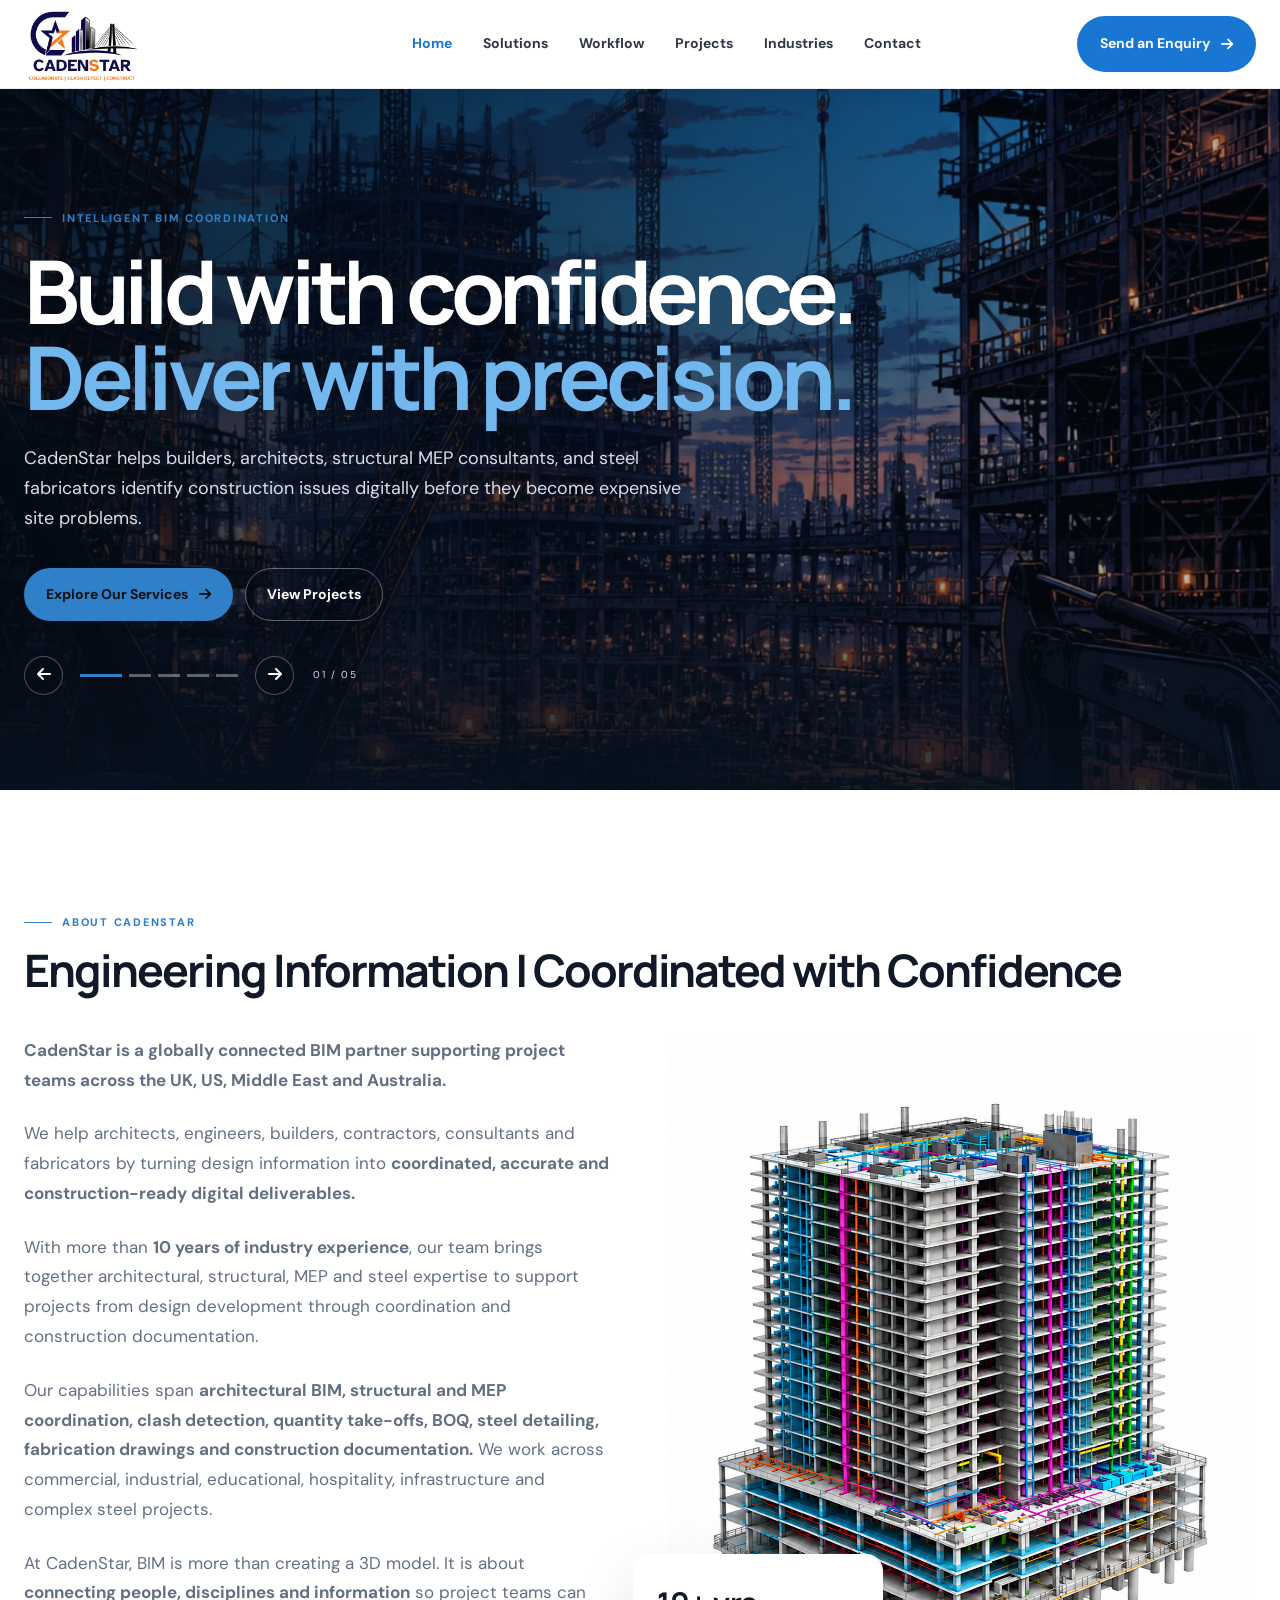
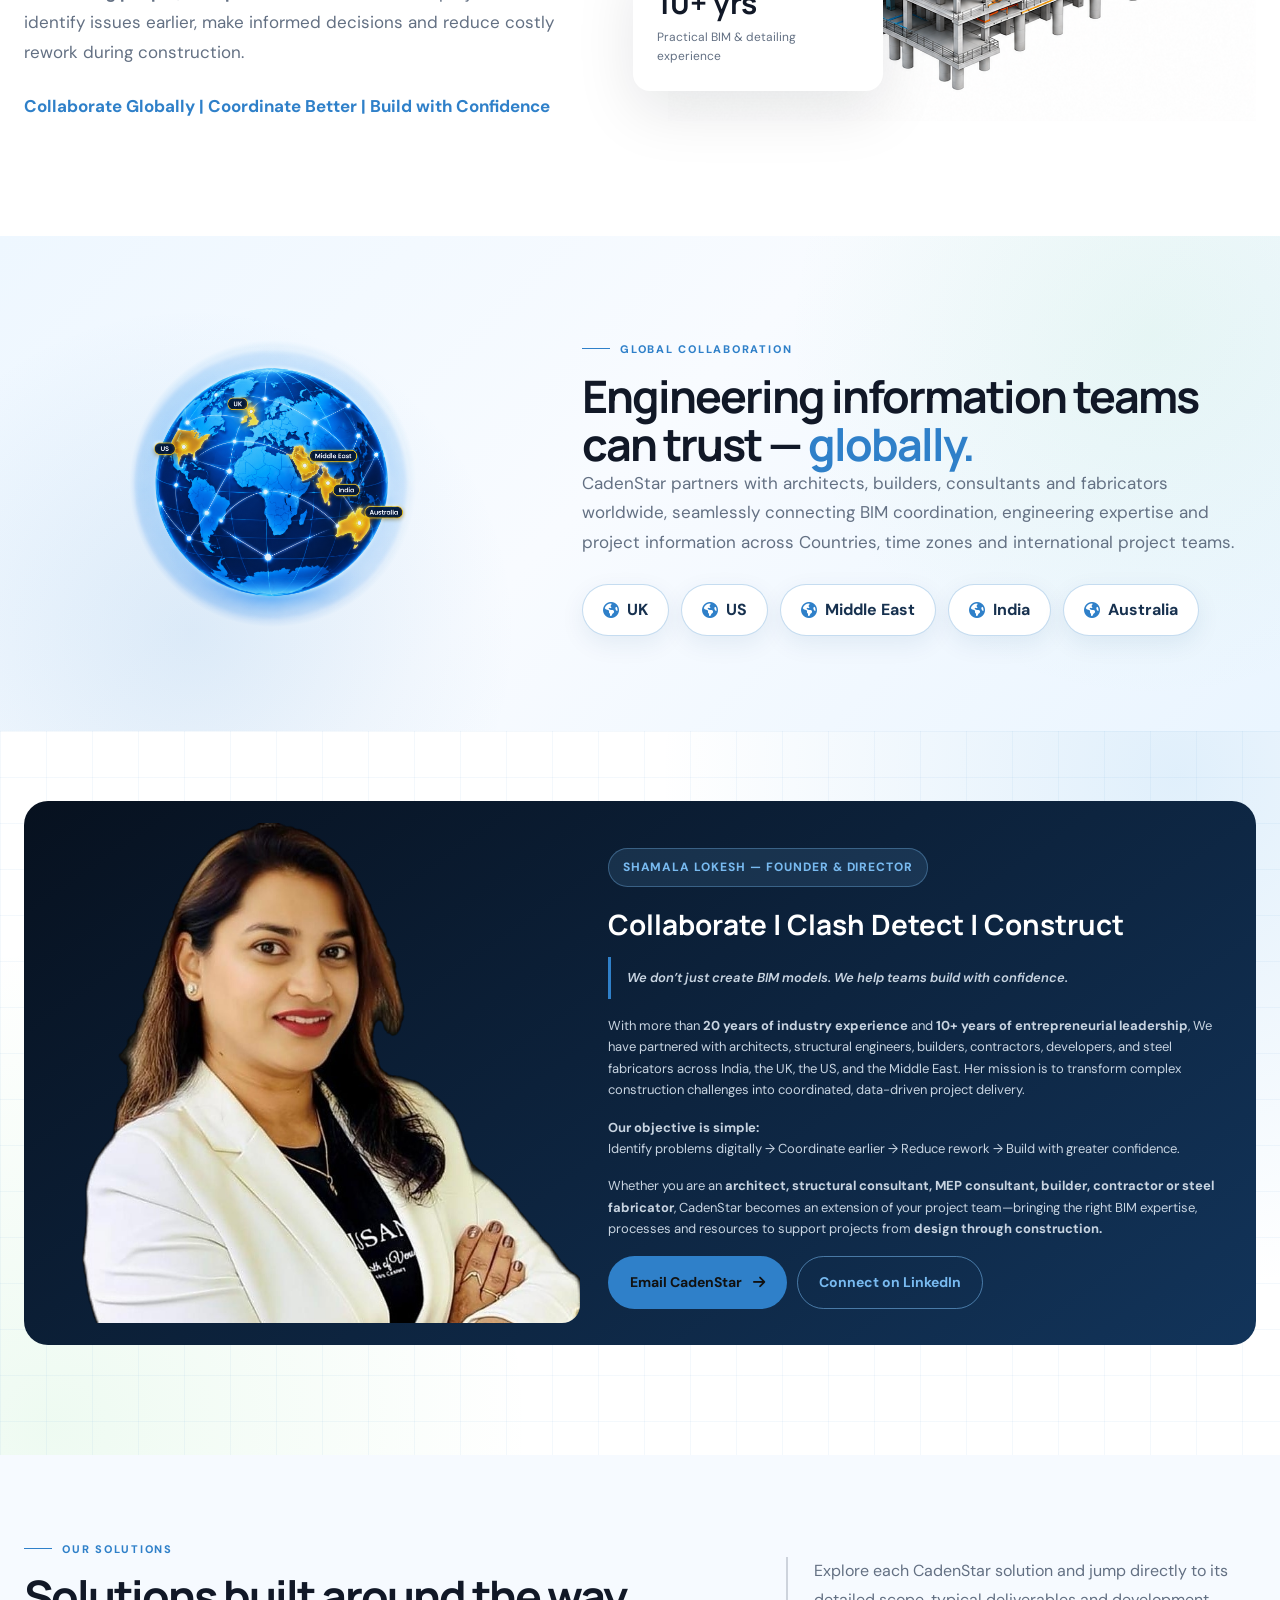
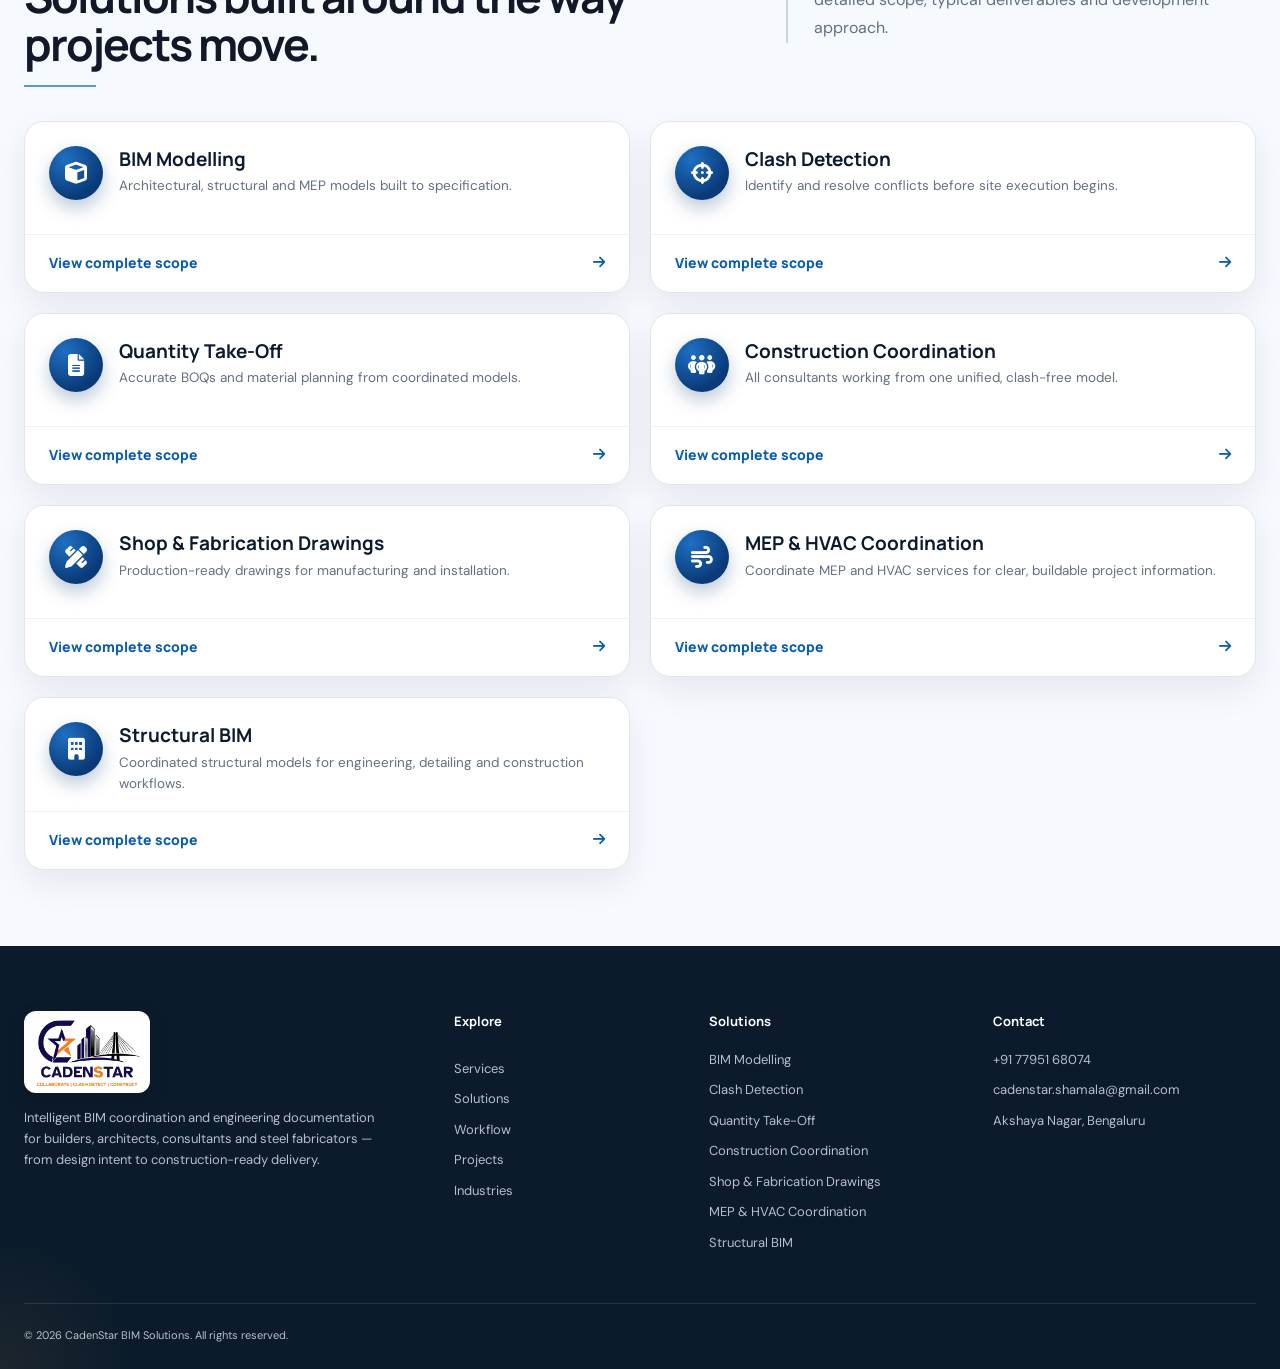
<file: index.html>
<!DOCTYPE html>

<!DOCTYPE html>

<html lang="en">
<head>
<meta charset="utf-8"/>
<meta content="width=device-width, initial-scale=1.0" name="viewport"/>
<meta content="CadenStar provides BIM services for global project teams including BIM modelling, architectural BIM, structural BIM, MEP coordination, clash detection and construction-ready documentation." name="description"/>
<meta content="CadenStar Pvt Ltd" name="author"/>
<title>CadenStar | BIM Services, BIM Modelling &amp; BIM Coordination</title>
<link href="https://fonts.googleapis.com" rel="preconnect"/>
<link crossorigin="" href="https://fonts.gstatic.com" rel="preconnect"/>
<link href="https://fonts.googleapis.com/css2?family=DM+Sans:wght@400;500;600;700&amp;family=Manrope:wght@500;600;700;800&amp;display=swap" rel="stylesheet"/>
<link href="https://cdnjs.cloudflare.com/ajax/libs/font-awesome/6.5.2/css/all.min.css" rel="stylesheet"/>
<link href="assets/styles.css" rel="stylesheet"/>
<link href="https://www.cadenstar.com/" rel="canonical"/>
<meta content="CadenStar | BIM Services, BIM Modelling &amp; BIM Coordination" property="og:title"/>
<meta content="CadenStar provides BIM services for global project teams including BIM modelling, architectural BIM, structural BIM, MEP coordination, clash detection and construction-ready documentation." property="og:description"/>
<meta content="https://www.cadenstar.com/" property="og:url"/>
<meta content="assets/images/cadenstar-logo.png" property="og:image"/>
<script type="application/ld+json">
   {
    "@context":"https://schema.org",
    "@type":"ProfessionalService",
    "name":"CadenStar Pvt Ltd",
    "url":"https://www.CadenStar.com/",
    "description":"BIM modelling, BIM consulting, architectural BIM, structural BIM, MEP BIM services, clash detection, steel detailing, quantity take-off and construction documentation.",
    "areaServed":["Worldwide"],
    "telephone":"+91 7795168074",
    "email":"ShamalaLokesh@CadenStar.com",
    "serviceType":["BIM Services","BIM Modelling","Architectural BIM","Structural BIM","MEP BIM Services","BIM Consulting","Quantity Take-Off"]
  }
  </script>
<meta content="BIM services, BIM modeling services for global project teams, BIM services, BIM modeling, BIM design, BIM coordination, BIM solutions, BIM companies, BIM company, building information modeling, building information management" name="keywords"/>
<meta content="index, follow, max-image-preview:large" name="robots"/>
<meta content="#07111f" name="theme-color"/>
<style id="final-image-and-layout-fixes">
/* ===== FINAL HOME PAGE IMAGE + PLACEMENT FIXES ===== */
/* Wide supplied banners: show the complete supplied artwork without cropping. */
.hero-slide.wide-banner{background-size:cover!important;background-position:center center!important;background-repeat:no-repeat!important}

/* Home About image: use the full native image box so there is no contain-letterbox patch. */
.home-about .intro-grid{grid-template-columns:1fr 1fr;gap:60px;align-items:start}
.home-about .intro-visual{display:flex;justify-content:flex-end;align-items:flex-start}
.home-about .intro-visual img{width:100%;max-width:600px;height:auto!important;object-fit:fill!important;background:transparent!important;border-radius:0!important}

@media(min-width:981px){
  .projects .project-grid{grid-template-columns:minmax(0,1.52fr) minmax(0,.98fr);gap:18px;align-items:start}
  .projects-left-column{display:grid;grid-template-rows:auto auto;gap:18px}
  .projects-right-column{display:grid;grid-template-rows:auto auto minmax(0,1fr);gap:18px;align-self:stretch;min-height:0}
  .projects-left-column > .project-card,
  .projects-right-column > .project-card{min-height:0!important;height:auto!important;margin:0}
  .project-card.raipur-project-card{aspect-ratio:16 / 9;min-height:0!important}
  .project-card.sit-project-card{aspect-ratio:634 / 392;min-height:0!important}
  .project-card.dome-project-card{aspect-ratio:2696 / 1240;min-height:0!important}
  .project-card.fabrication-project-card{aspect-ratio:634 / 392;min-height:0!important}
  .project-card.hostel-project-card{aspect-ratio:auto;min-height:0!important;height:100%!important}
  .project-card.raipur-project-card img,
  .project-card.sit-project-card img,
  .project-card.dome-project-card img,
  .project-card.fabrication-project-card img,
  .project-card.hostel-project-card img{object-fit:cover!important;background:none!important}
}

@media(max-width:980px){
  .home-about .intro-grid{grid-template-columns:1fr;gap:45px}
  .home-about .intro-visual{justify-content:center}
  .home-about .intro-visual img{max-width:620px;height:auto!important}
}

@media(max-width:720px){
  .hero-slide.wide-banner{background-size:cover!important;background-position:center center!important}
  .projects-left-column > .project-card,
  .projects-right-column > .project-card{height:auto!important}
  .project-card.raipur-project-card{aspect-ratio:16 / 9;min-height:0!important}
  .project-card.sit-project-card,
  .project-card.dome-project-card,
  .project-card.fabrication-project-card,
  .project-card.hostel-project-card{aspect-ratio:634 / 392;min-height:0!important}
  .home-about .intro-visual img{width:100%;max-width:100%;height:auto!important;background:transparent!important}
}

/* Home/About merge: founder card uses a balanced portrait crop rather than an oversized face crop. */
.home-founder{padding-top:70px;padding-bottom:110px}
.home-founder .leader-card{grid-template-columns:minmax(420px,.92fr) 1.08fr;gap:28px;padding:22px}
.home-founder .leader-card img{height:500px;object-fit:cover;object-position:center top;background:transparent;border-radius:18px;display:block}
@media(max-width:980px){.home-founder .leader-card{grid-template-columns:1fr}.home-founder .leader-card img{height:520px;object-position:center top}}
@media(max-width:720px){.home-founder{padding-top:55px;padding-bottom:75px}.home-founder .leader-card{padding:12px}.home-founder .leader-card img{height:auto;aspect-ratio:4/3;object-fit:cover;object-position:center top}}
</style>
<style>
.global-collaboration{padding:95px 0;background:linear-gradient(135deg,#eef7ff 0%,#f8fbff 48%,#eaf5ff 100%);position:relative;overflow:hidden}
.global-collaboration:before{content:"";position:absolute;inset:0;background-image:radial-gradient(circle at 15% 80%,rgba(47,128,201,.13),transparent 28%),radial-gradient(circle at 90% 20%,rgba(88,210,122,.08),transparent 30%);pointer-events:none}
.global-collab-inner{position:relative;display:grid;grid-template-columns:minmax(280px,.85fr) minmax(0,1.15fr);align-items:center;gap:60px}
.global-globe{display:flex;justify-content:center;align-items:center}
.global-globe img{width:min(360px,100%);height:auto;filter:drop-shadow(0 22px 35px rgba(10,58,120,.18))}
.global-collab-copy h2{font-family:Manrope;font-size:clamp(34px,4vw,58px);line-height:1.05;letter-spacing:-.045em;margin:15px 0 18px;color:#07111f}
.global-collab-copy h2 span{color:#2f80c9}
.global-collab-copy>p{font-size:17px;line-height:1.75;color:var(--muted);max-width:720px}
.global-connect-line{font-weight:700;color:#2f80c9!important;font-size:16px!important;margin:0 0 18px!important}
.global-regions{display:flex;flex-wrap:wrap;gap:12px;margin-top:26px}
.global-regions span{display:inline-flex;align-items:center;gap:8px;padding:12px 20px;border:1px solid rgba(47,128,201,.28);background:#fff;border-radius:999px;font-weight:700;color:#17314f;box-shadow:0 8px 24px rgba(10,58,120,.08)}
.global-regions i{color:#2f80c9}
@media(max-width:800px){.global-collab-inner{grid-template-columns:1fr;gap:30px}.global-globe img{width:min(290px,80%)}.global-collaboration{padding:70px 0}}
</style>
</head>
<body>
<header id="header">
<div class="container nav">
<a aria-label="CadenStar home" class="brand" href="index.html">
<img alt="CadenStar BIM Solutions logo" class="brand-logo" decoding="async" loading="lazy" src="assets/images/cadenstar-logo.png"/>
</a>
<nav class="nav-links" id="navLinks">
<a class="active" href="index.html">
      Home
     </a>
<a href="solutions.html">
      Solutions
     </a>
<a href="workflow.html">
      Workflow
     </a>
<a href="projects.html">
      Projects
     </a>
<a href="industries.html">
      Industries
     </a>
<a href="contact.html">
      Contact
     </a>
</nav>
<a class="btn btn-primary" href="contact.html">
     Send an Enquiry
     <i class="fa-solid fa-arrow-right">
</i>
</a>
<button aria-label="Open navigation" class="menu-btn" id="menuBtn">
<i class="fa-solid fa-bars">
</i>
</button>
</div>
</header>
<main class="page-main">
<section class="hero" id="home">
<div aria-hidden="true" class="hero-slides">
<div class="hero-slide active" style="background-image:url('assets/images/hero-banner-1.jpg')">
</div>
<div class="hero-slide wide-banner" style="background-image:url('assets/images/hero-banner-2.jpg')">
</div>
<div class="hero-slide wide-banner" style="background-image:url('assets/images/hero-banner-3.png')">
</div>
<div class="hero-slide wide-banner" style="background-image:url('assets/images/hero-banner-4.png')">
</div>
<div class="hero-slide wide-banner" style="background-image:url('assets/images/hero-banner-5.png')">
</div>
</div>
<div class="hero-overlay">
</div>
<div class="container hero-content reveal">
<span class="eyebrow">
      Intelligent BIM Coordination
     </span>
<h1>
      Build with confidence.
      <br/>
<span>
       Deliver with precision.
      </span>
</h1>
<p>
      CadenStar helps builders, architects, structural MEP consultants, and steel fabricators identify construction issues digitally before they become expensive site problems.
     </p>
<div class="hero-actions">
<a class="btn btn-primary" href="solutions.html">
       Explore Our Services
       <i class="fa-solid fa-arrow-right">
</i>
</a>
<a class="btn" href="projects.html" style="border:1px solid rgba(255,255,255,.35);color:#fff">
       View Projects
      </a>
</div>
<div aria-label="Hero image controls" class="hero-slider-controls">
<button aria-label="Previous slide" class="hero-arrow" id="heroPrev">
<i class="fa-solid fa-arrow-left">
</i>
</button>
<div class="hero-dots">
<button aria-label="Go to slide 1" class="hero-dot active" data-slide="0">
</button>
<button aria-label="Go to slide 2" class="hero-dot" data-slide="1">
</button>
<button aria-label="Go to slide 3" class="hero-dot" data-slide="2">
</button>
<button aria-label="Go to slide 4" class="hero-dot" data-slide="3">
</button>
<button aria-label="Go to slide 5" class="hero-dot" data-slide="4">
</button>
</div>
<button aria-label="Next slide" class="hero-arrow" id="heroNext">
<i class="fa-solid fa-arrow-right">
</i>
</button>
<span class="hero-slide-label">
<span id="heroCurrent">
        01
       </span>
       / 05
      </span>
</div>
</div>
</section>
<section class="intro home-about about-aligned" id="about">
<div class="container">
<div class="home-about-heading reveal">
<span class="eyebrow">About CadenStar</span>
<h2>Engineering Information | Coordinated with Confidence</h2>
</div>
<div class="intro-grid">
<div class="intro-copy reveal">
<p><strong>CadenStar is a globally connected BIM partner supporting project teams across the UK, US, Middle East and Australia.</strong></p>
<p>We help architects, engineers, builders, contractors, consultants and fabricators by turning design information into <strong>coordinated, accurate and construction-ready digital deliverables.</strong></p>
<p>With more than <strong>10 years of industry experience</strong>, our team brings together architectural, structural, MEP and steel expertise to support projects from design development through coordination and construction documentation.</p>
<p>Our capabilities span <strong>architectural BIM, structural and MEP coordination, clash detection, quantity take-offs, BOQ, steel detailing, fabrication drawings and construction documentation.</strong> We work across commercial, industrial, educational, hospitality, infrastructure and complex steel projects.</p>
<p>At CadenStar, BIM is more than creating a 3D model. It is about <strong>connecting people, disciplines and information</strong> so project teams can identify issues earlier, make informed decisions and reduce costly rework during construction.</p>
<p class="global-connect-line"><strong>Collaborate Globally | Coordinate Better | Build with Confidence</strong></p>
</div>
<div class="intro-visual reveal">
<img alt="CadenStar BIM coordination model" decoding="async" loading="lazy" src="assets/images/bim-coordination-model.png"/>
<div class="floating-card">
<b>10+ yrs</b>
<span>Practical BIM &amp; detailing experience</span>
</div>
</div>
</div>
</section>
<section class="global-collaboration" id="global-collaboration">
<div class="container global-collab-inner">
<div class="global-globe reveal">
<img alt="Global collaboration globe" decoding="async" loading="lazy" src="assets/images/global-collaboration-globe.png"/>
</div>
<div class="global-collab-copy reveal">
<span class="eyebrow">Global collaboration</span>
<h2>Engineering information teams can trust — <span>globally.</span></h2>
<p class="global-lead">CadenStar partners with architects, builders, consultants and fabricators worldwide, seamlessly connecting BIM coordination, engineering expertise and project information across Countries, time zones and international project teams.</p>
<div aria-label="Global regions served" class="global-regions">
<span><i class="fa-solid fa-earth-americas"></i><strong>UK</strong></span>
<span><i class="fa-solid fa-earth-americas"></i><strong>US</strong></span>
<span><i class="fa-solid fa-earth-americas"></i><strong>Middle East</strong></span>
<span><i class="fa-solid fa-earth-americas"></i><strong>India</strong></span>
<span><i class="fa-solid fa-earth-americas"></i><strong>Australia</strong></span>
</div>
</div>
</div>
</section><section class="ppt-section home-founder" id="founder">
<div class="container">
<div class="leader-card reveal">
<img alt="Shamala Lokesh, Founder of CadenStar" decoding="async" loading="lazy" src="assets/images/founder-transparent.png"/>
<div>
<div class="founder-name-static">Shamala Lokesh — Founder &amp; Director</div>
<h3>Collaborate | Clash Detect | Construct</h3>
<p class="founder-tagline">We don’t just create BIM models. We help teams build with confidence.</p>
<p>With more than <strong>20 years of industry experience</strong> and <strong>10+ years of entrepreneurial leadership</strong>, We have partnered with architects, structural engineers, builders, contractors, developers, and steel fabricators across India, the UK, the US, and the Middle East. Her mission is to transform complex construction challenges into coordinated, data-driven project delivery.</p>
<p><strong>Our objective is simple:</strong><br/>Identify problems digitally → Coordinate earlier → Reduce rework → Build with greater confidence.</p>
<p>Whether you are an <strong>architect, structural consultant, MEP consultant, builder, contractor or steel fabricator</strong>, CadenStar becomes an extension of your project team—bringing the right BIM expertise, processes and resources to support projects from <strong>design through construction.</strong></p>
<div class="founder-actions"><a class="btn btn-primary founder-email-btn" href="mailto:ShamalaLokesh@CadenStar.com">Email CadenStar <i class="fa-solid fa-arrow-right"></i></a><a class="btn btn-outline founder-linkedin" href="https://www.linkedin.com/in/buildwithshamala?utm_source=share_via&amp;utm_content=profile&amp;utm_medium=member_android" rel="noopener" target="_blank">Connect on LinkedIn</a></div>
</div>
</div>
</div>
</section>
<section class="home-solutions" id="home-solutions">
<div class="container">
<div class="section-head reveal"><div><span class="eyebrow">Our solutions</span><h2>Solutions built around the way projects move.</h2></div>
<p>Explore each CadenStar solution and jump directly to its detailed scope, typical deliverables and development approach.</p></div>
<div class="home-solution-cards">
<a class="home-solution-card reveal" href="solutions.html#bim-modelling"><div class="home-solution-card-top"><span class="cs-ico"><i aria-hidden="true" class="fa-solid fa-cube"></i></span><div><h3>BIM Modelling</h3><p>Architectural, structural and MEP models built to specification.</p></div></div><div class="home-solution-card-link"><span>View complete scope</span><i aria-hidden="true" class="fa-solid fa-arrow-right"></i></div></a>
<a class="home-solution-card reveal" href="solutions.html#clash-detection"><div class="home-solution-card-top"><span class="cs-ico"><i aria-hidden="true" class="fa-solid fa-crosshairs"></i></span><div><h3>Clash Detection</h3><p>Identify and resolve conflicts before site execution begins.</p></div></div><div class="home-solution-card-link"><span>View complete scope</span><i aria-hidden="true" class="fa-solid fa-arrow-right"></i></div></a>
<a class="home-solution-card reveal" href="solutions.html#quantity-take-off"><div class="home-solution-card-top"><span class="cs-ico"><i aria-hidden="true" class="fa-solid fa-file-lines"></i></span><div><h3>Quantity Take-Off</h3><p>Accurate BOQs and material planning from coordinated models.</p></div></div><div class="home-solution-card-link"><span>View complete scope</span><i aria-hidden="true" class="fa-solid fa-arrow-right"></i></div></a>
<a class="home-solution-card reveal" href="solutions.html#construction-coordination"><div class="home-solution-card-top"><span class="cs-ico"><i aria-hidden="true" class="fa-solid fa-people-group"></i></span><div><h3>Construction Coordination</h3><p>All consultants working from one unified, clash-free model.</p></div></div><div class="home-solution-card-link"><span>View complete scope</span><i aria-hidden="true" class="fa-solid fa-arrow-right"></i></div></a>
<a class="home-solution-card reveal" href="solutions.html#shop-fabrication-drawings"><div class="home-solution-card-top"><span class="cs-ico"><i aria-hidden="true" class="fa-solid fa-pen-ruler"></i></span><div><h3>Shop &amp; Fabrication Drawings</h3><p>Production-ready drawings for manufacturing and installation.</p></div></div><div class="home-solution-card-link"><span>View complete scope</span><i aria-hidden="true" class="fa-solid fa-arrow-right"></i></div></a>
<a class="home-solution-card reveal" href="solutions.html#mep-hvac-coordination"><div class="home-solution-card-top"><span class="cs-ico"><i aria-hidden="true" class="fa-solid fa-wind"></i></span><div><h3>MEP &amp; HVAC Coordination</h3><p>Coordinate MEP and HVAC services for clear, buildable project information.</p></div></div><div class="home-solution-card-link"><span>View complete scope</span><i aria-hidden="true" class="fa-solid fa-arrow-right"></i></div></a>
<a class="home-solution-card reveal" href="solutions.html#structural-bim"><div class="home-solution-card-top"><span class="cs-ico"><i aria-hidden="true" class="fa-solid fa-building"></i></span><div><h3>Structural BIM</h3><p>Coordinated structural models for engineering, detailing and construction workflows.</p></div></div><div class="home-solution-card-link"><span>View complete scope</span><i aria-hidden="true" class="fa-solid fa-arrow-right"></i></div></a>
</div>
</div>
</section>
</main>
<footer>
<div class="container">
<div class="footer-grid">
<div>
<a class="brand active" href="index.html">
<img alt="CadenStar BIM Solutions logo" class="brand-logo" decoding="async" loading="lazy" src="assets/images/cadenstar-logo.png"/>
</a>
<p>
       Intelligent BIM coordination and engineering documentation for builders, architects, consultants and steel fabricators — from design intent to construction-ready delivery.
      </p>
</div>
<div>
<h4>
       Explore
      </h4>
<ul>
<li>
</li>
<li>
<a href="solutions.html">
         Services
        </a>
</li>
<li>
<a href="solutions.html">
         Solutions
        </a>
</li>
<li>
<a href="workflow.html">
         Workflow
        </a>
</li>
<li>
<a href="projects.html">
         Projects
        </a>
</li>
<li>
<a href="industries.html">
         Industries
        </a>
</li>
</ul>
</div>
<div><h4>Solutions</h4><ul><li><a href="solutions.html#bim-modelling">BIM Modelling</a></li><li><a href="solutions.html#clash-detection">Clash Detection</a></li><li><a href="solutions.html#quantity-take-off">Quantity Take-Off</a></li><li><a href="solutions.html#construction-coordination">Construction Coordination</a></li><li><a href="solutions.html#shop-fabrication-drawings">Shop &amp; Fabrication Drawings</a></li><li><a href="solutions.html#mep-hvac-coordination">MEP &amp; HVAC Coordination</a></li><li><a href="solutions.html#structural-bim">Structural BIM</a></li></ul></div>
<div>
<h4>
       Contact
      </h4>
<ul>
<li>
<a href="tel:+917795168074">
         +91 77951 68074
        </a>
</li>
<li>
<a href="mailto:cadenstar.shamala@gmail.com">
         cadenstar.shamala@gmail.com
        </a>
</li>
<li>
        Akshaya Nagar, Bengaluru
       </li>
</ul>
</div>
</div>
<div class="footer-bottom">
<span>
      © 2026 CadenStar BIM Solutions. All rights reserved.
     </span>
</div>
</div>
</footer>
<div class="cursor-glow" id="cursorGlow">
</div>
<script>
   (function(){
const menuBtn=document.getElementById('menuBtn'),navLinks=document.getElementById('navLinks');
if(menuBtn&&navLinks){menuBtn.addEventListener('click',()=>navLinks.classList.toggle('open'));navLinks.querySelectorAll('a').forEach(a=>a.addEventListener('click',()=>navLinks.classList.remove('open')))}
const obs=new IntersectionObserver(es=>es.forEach(e=>{if(e.isIntersecting){e.target.classList.add('visible');obs.unobserve(e.target)}}),{threshold:.12});
document.querySelectorAll('.reveal,.reveal-left,.reveal-right').forEach(e=>obs.observe(e));
const glow=document.getElementById('cursorGlow');
if(glow&&matchMedia('(pointer:fine)').matches)addEventListener('pointermove',e=>{glow.style.left=e.clientX+'px';glow.style.top=e.clientY+'px'},{passive:true});else if(glow)glow.remove();
const slides=[...document.querySelectorAll('.hero-slide')],dots=[...document.querySelectorAll('.hero-dot')],cur=document.getElementById('heroCurrent');
if(slides.length){let i=0,t;const show=n=>{i=(n+slides.length)%slides.length;slides.forEach((s,k)=>s.classList.toggle('active',k===i));dots.forEach((d,k)=>d.classList.toggle('active',k===i));if(cur)cur.textContent=String(i+1).padStart(2,'0')};const reset=()=>{clearInterval(t);t=setInterval(()=>show(i+1),5500)};const nx=document.getElementById('heroNext'),pv=document.getElementById('heroPrev');if(nx)nx.onclick=()=>{show(i+1);reset()};if(pv)pv.onclick=()=>{show(i-1);reset()};dots.forEach(d=>d.onclick=()=>{show(+d.dataset.slide);reset()});show(0);reset()}
const stats=document.querySelectorAll('.stat');
if(stats.length){const so=new IntersectionObserver(es=>es.forEach(e=>{if(!e.isIntersecting)return;const el=e.target.querySelector('strong');if(!el||el.dataset.done)return;el.dataset.done=1;const m=el.textContent.match(/\d+/);if(!m)return;const target=+m[0],st=performance.now(),tick=n=>{const p=Math.min((n-st)/900,1);el.textContent=Math.floor(p*target)+'+';if(p<1)requestAnimationFrame(tick);else el.classList.add('counting')};requestAnimationFrame(tick);so.unobserve(e.target)}),{threshold:.45});stats.forEach(s=>so.observe(s))}
const form=document.getElementById('contactForm');
if(form)form.addEventListener('submit',e=>{e.preventDefault();const d=new FormData(form),subject=encodeURIComponent('CadenStar Project Enquiry - '+(d.get('service')||'BIM Services')),body=encodeURIComponent('Name: '+d.get('name')+'\nCompany: '+d.get('company')+'\nEmail: '+d.get('email')+'\nPhone: '+d.get('phone')+'\nService: '+d.get('service')+'\n\nProject Brief:\n'+d.get('message'));location.href='mailto:cadenstar.shamala@gmail.com?subject='+subject+'&body='+body;const m=document.getElementById('formMsg');if(m)m.textContent='Opening your email client to send the enquiry…'});
})();
  </script>
</body>
</html>
</file>
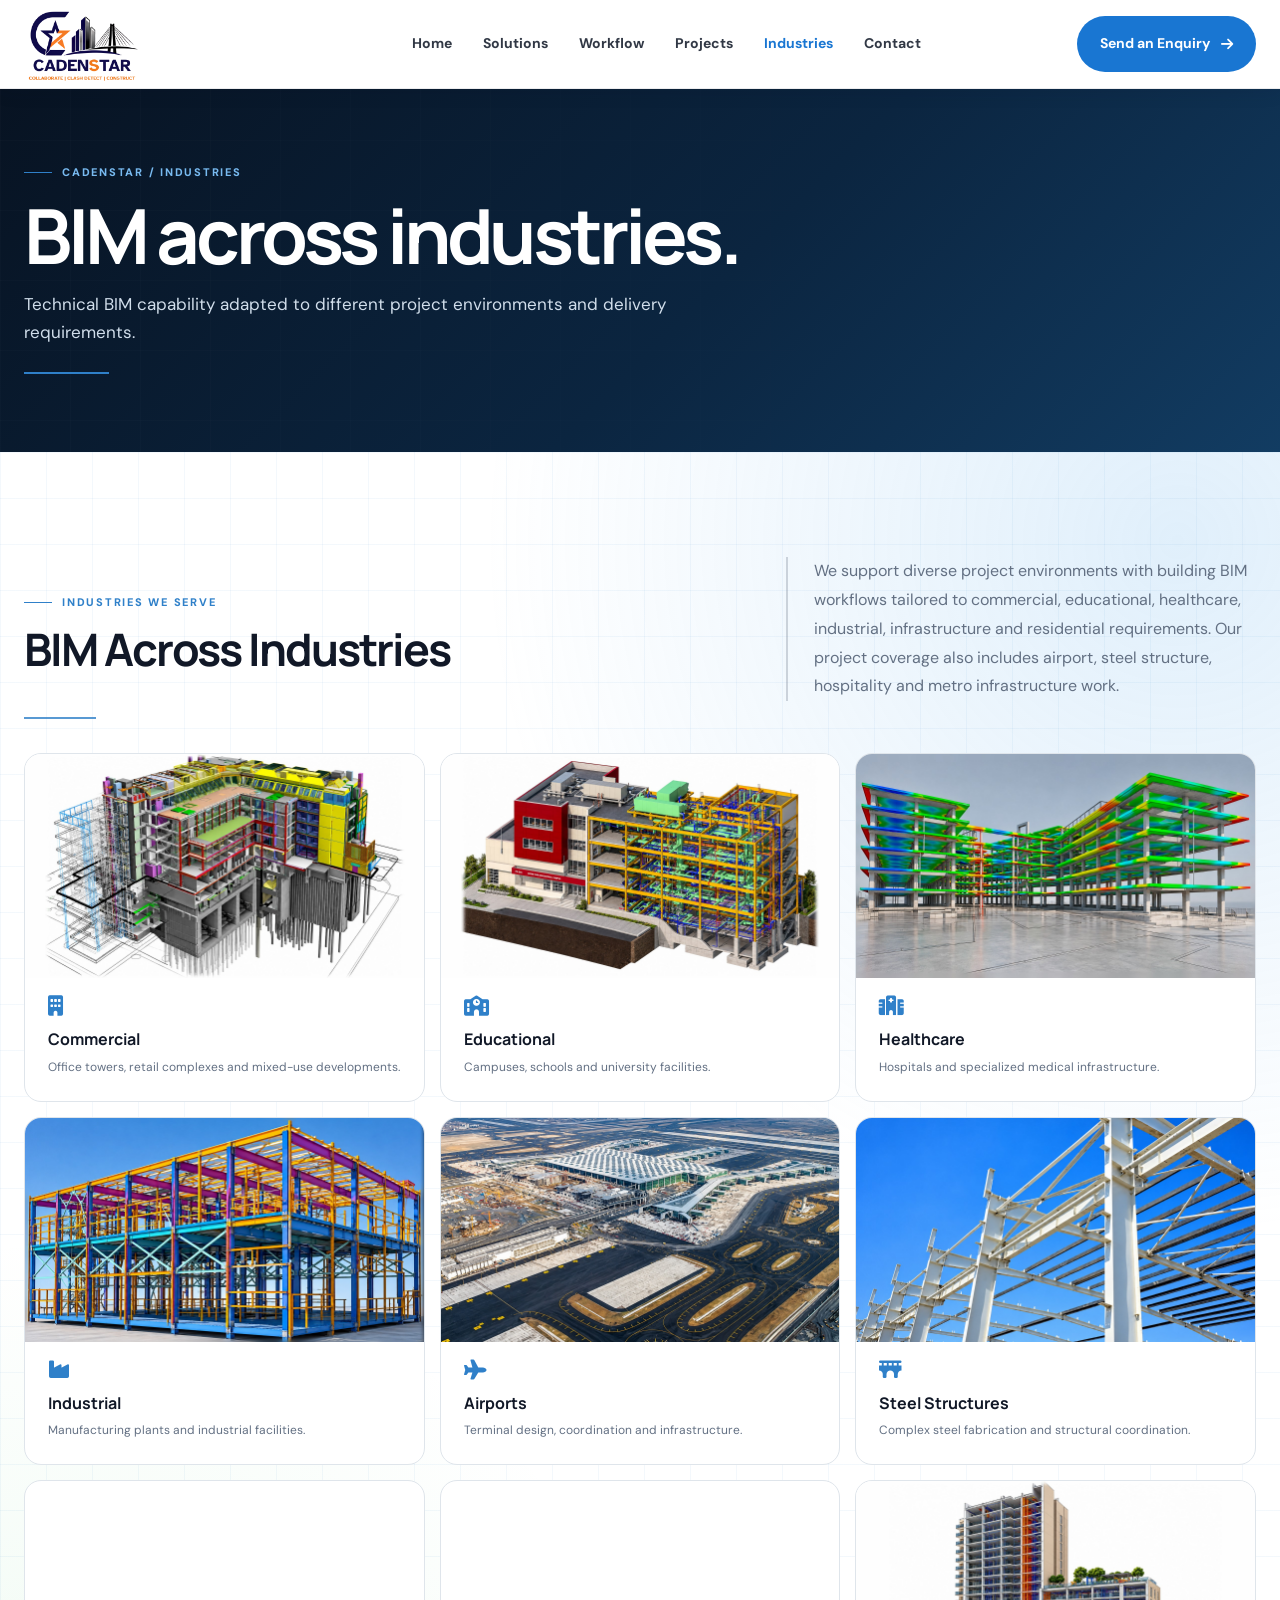
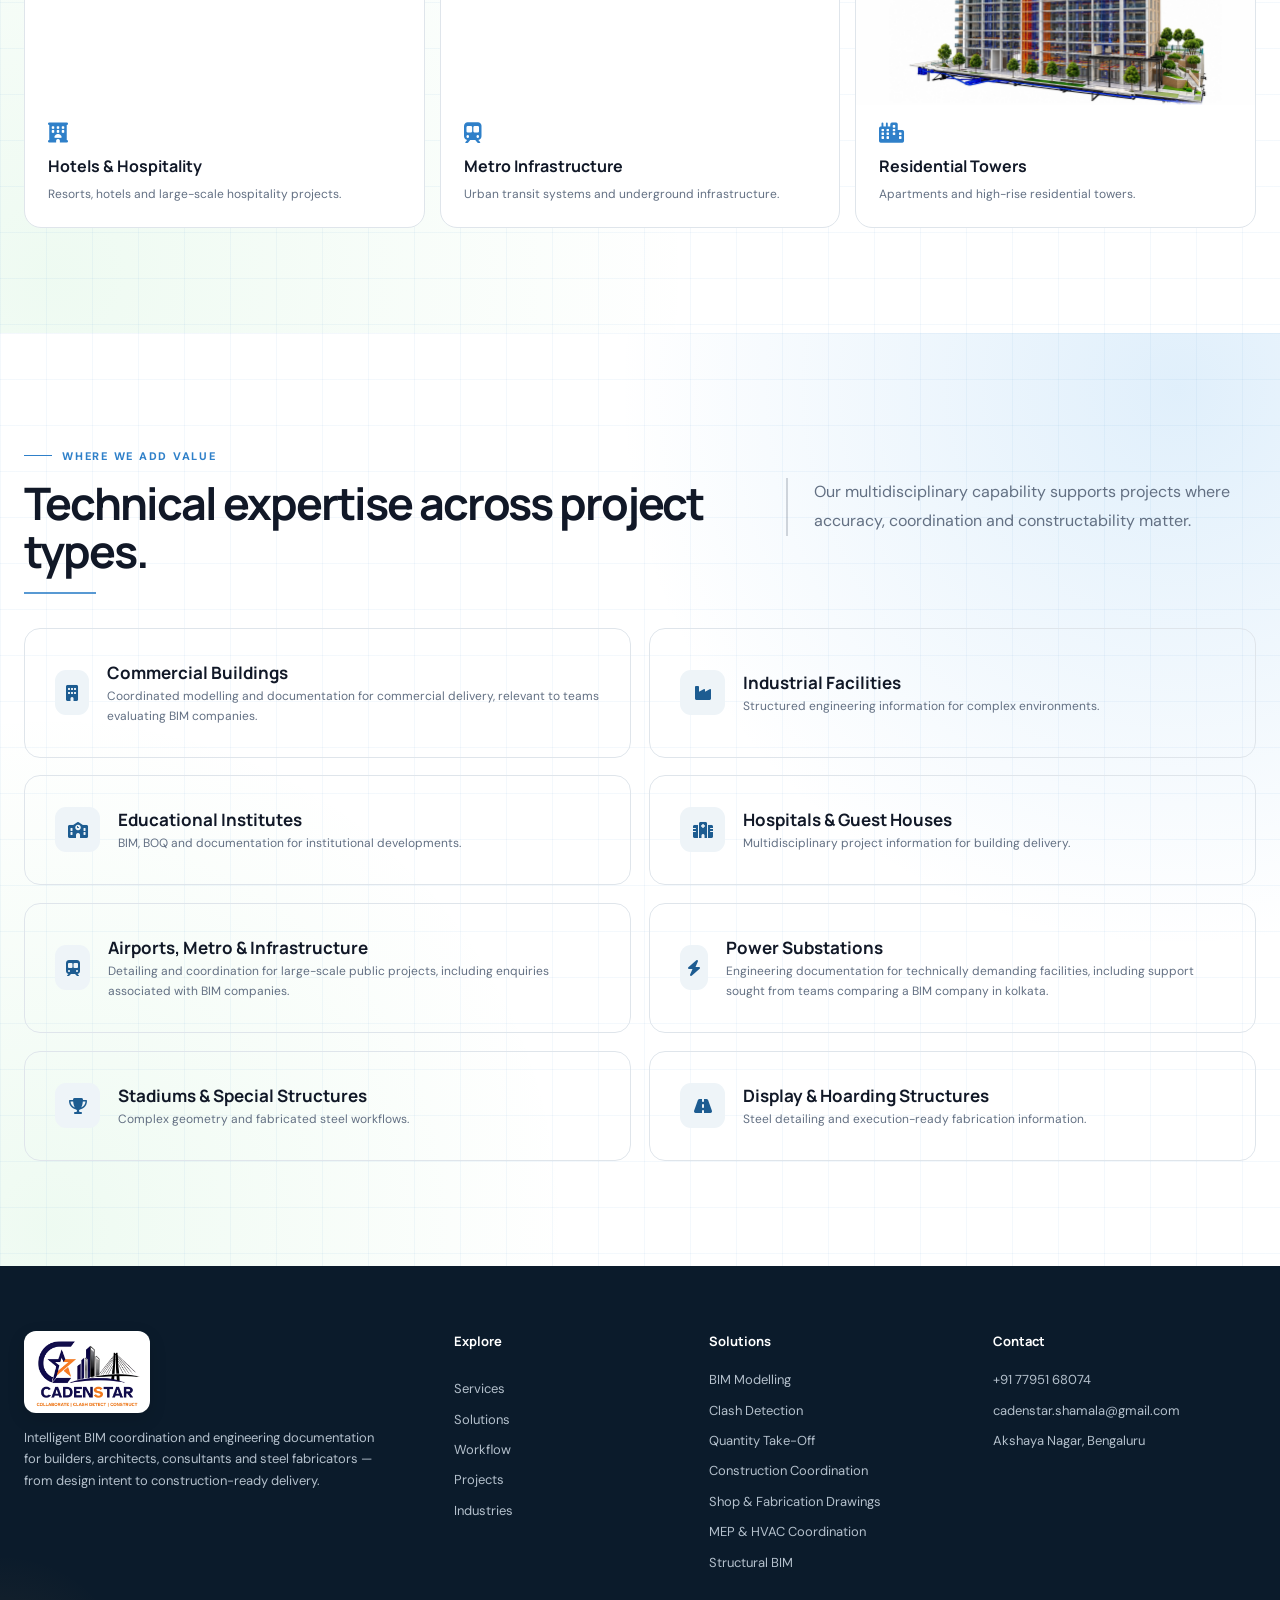
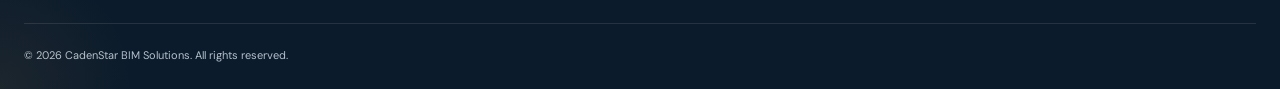
<file: industries.html>
<!DOCTYPE html>

<!DOCTYPE html>

<html lang="en">
<head>
<meta charset="utf-8"/>
<meta content="width=device-width, initial-scale=1.0" name="viewport"/>
<meta content="CadenStar supports BIM requirements across education, hospitality, residential, commercial, infrastructure and other engineering-led project environments." name="description"/>
<meta content="CadenStar Pvt Ltd" name="author"/>
<title>Industries Served by CadenStar BIM</title>
<link href="https://fonts.googleapis.com" rel="preconnect"/>
<link crossorigin="" href="https://fonts.gstatic.com" rel="preconnect"/>
<link href="https://fonts.googleapis.com/css2?family=DM+Sans:wght@400;500;600;700&amp;family=Manrope:wght@500;600;700;800&amp;display=swap" rel="stylesheet"/>
<link href="https://cdnjs.cloudflare.com/ajax/libs/font-awesome/6.5.2/css/all.min.css" rel="stylesheet"/>
<link href="assets/styles.css" rel="stylesheet"/>
<link href="https://www.cadenstar.com/industries.html" rel="canonical"/>
<meta content="Industries Served by CadenStar BIM" property="og:title"/>
<meta content="CadenStar supports BIM requirements across education, hospitality, residential, commercial, infrastructure and other engineering-led project environments." property="og:description"/>
<meta content="https://www.cadenstar.com/industries.html" property="og:url"/>
<meta content="assets/images/cadenstar-logo.png" property="og:image"/>
<script type="application/ld+json">
   {
    "@context":"https://schema.org",
    "@type":"ProfessionalService",
    "name":"CadenStar Pvt Ltd",
    "url":"https://www.CadenStar.com/",
    "description":"BIM modelling, BIM consulting, architectural BIM, structural BIM, MEP BIM services, clash detection, steel detailing, quantity take-off and construction documentation.",
    "areaServed":["Worldwide"],
    "telephone":"+91 7795168074",
    "email":"ShamalaLokesh@CadenStar.com",
    "serviceType":["BIM Services","BIM Modelling","Architectural BIM","Structural BIM","MEP BIM Services","BIM Consulting","Quantity Take-Off"]
  }
  </script>
<meta content="BIM companies in Bangalore, top BIM companies in Bangalore, BIM companies in Chennai, BIM companies in Hyderabad, BIM company in Kolkata, BIM companies in Mumbai, BIM companies in Nagpur, BIM company in Nagpur" name="keywords"/>
<meta content="index, follow, max-image-preview:large" name="robots"/>
<meta content="#07111f" name="theme-color"/>
</head>
<body>
<header id="header">
<div class="container nav">
<a aria-label="CadenStar home" class="brand" href="index.html">
<img alt="CadenStar BIM Solutions logo" class="brand-logo" decoding="async" loading="lazy" src="assets/images/cadenstar-logo.png"/>
</a>
<nav class="nav-links" id="navLinks">
<a href="index.html">
      Home
     </a>
<a href="solutions.html">
      Solutions
     </a>
<a href="workflow.html">
      Workflow
     </a>
<a href="projects.html">
      Projects
     </a>
<a class="active" href="industries.html">
      Industries
     </a>
<a href="contact.html">
      Contact
     </a>
</nav>
<a class="btn btn-primary" href="contact.html">
     Send an Enquiry
     








<i class="fa-solid fa-arrow-right">
</i>
</a>
<button aria-label="Open navigation" class="menu-btn" id="menuBtn">
<i class="fa-solid fa-bars">
</i>
</button>
</div>
</header>
<section class="page-hero">
<div class="container">
<span class="eyebrow">
     CadenStar / Industries
    </span>
<h1>
     BIM across industries.
    </h1>
<p>
     Technical BIM capability adapted to different project environments and delivery requirements.
    </p>
<div class="hero-line">
</div>
</div>
</section>
<main class="page-main">
<section class="ppt-section" id="industries">
<div class="container">
<div class="section-head reveal">
<div>
<span class="eyebrow">
        Industries we serve
       </span>
<h2>
        BIM Across Industries
       </h2>
</div>
<p>
       We support diverse project environments with building BIM workflows tailored to commercial, educational, healthcare, industrial, infrastructure and residential requirements. Our project coverage also includes airport, steel structure, hospitality and metro infrastructure work.
      </p>
</div>
<div class="industry-grid">
<div class="industry-card reveal"><img alt="Commercial BIM project environment" class="industry-image" decoding="async" loading="lazy" src="assets/images/industry-commercial.jpg"/>
<i class="fa-solid fa-building">
</i>
<h3>
        Commercial
       </h3>
<p>
        Office towers, retail complexes and mixed-use developments.
       </p>
</div>
<div class="industry-card reveal"><img alt="Educational BIM project environment" class="industry-image" decoding="async" loading="lazy" src="assets/images/industry-educational.jpg"/>
<i class="fa-solid fa-school">
</i>
<h3>
        Educational
       </h3>
<p>
        Campuses, schools and university facilities.
       </p>
</div>
<div class="industry-card reveal"><img alt="Healthcare BIM project environment" class="industry-image" decoding="async" loading="lazy" src="assets/images/industry-healthcare.jpg"/>
<i class="fa-solid fa-hospital">
</i>
<h3>
        Healthcare
       </h3>
<p>
        Hospitals and specialized medical infrastructure.
       </p>
</div>
<div class="industry-card reveal"><img alt="Industrial BIM project environment" class="industry-image" decoding="async" loading="lazy" src="assets/images/industry-industrial.jpg"/>
<i class="fa-solid fa-industry">
</i>
<h3>
        Industrial
       </h3>
<p>
        Manufacturing plants and industrial facilities.
       </p>
</div>
<div class="industry-card reveal"><img alt="Airports BIM project environment" class="industry-image" decoding="async" loading="lazy" src="assets/images/industry-airports.jpg"/>
<i class="fa-solid fa-plane">
</i>
<h3>
        Airports
       </h3>
<p>
        Terminal design, coordination and infrastructure.
       </p>
</div>
<div class="industry-card reveal"><img alt="Steel Structures BIM project environment" class="industry-image" decoding="async" loading="lazy" src="assets/images/industry-steel.jpg"/>
<i class="fa-solid fa-bridge">
</i>
<h3>
        Steel Structures
       </h3>
<p>
        Complex steel fabrication and structural coordination.
       </p>
</div>
<div class="industry-card reveal"><img alt="Hotels &amp; Hospitality BIM project environment" class="industry-image" decoding="async" loading="lazy" src="assets/images/industry-hospitality.jpg"/>
<i class="fa-solid fa-hotel">
</i>
<h3>
        Hotels &amp; Hospitality
       </h3>
<p>
        Resorts, hotels and large-scale hospitality projects.
       </p>
</div>
<div class="industry-card reveal"><img alt="Metro Infrastructure BIM project environment" class="industry-image" decoding="async" loading="lazy" src="assets/images/industry-metro.jpg"/>
<i class="fa-solid fa-train-subway">
</i>
<h3>
        Metro Infrastructure
       </h3>
<p>
        Urban transit systems and underground infrastructure.
       </p>
</div>
<div class="industry-card reveal"><img alt="Residential Towers BIM project environment" class="industry-image" decoding="async" loading="lazy" src="assets/images/industry-residential.jpg"/>
<i class="fa-solid fa-city">
</i>
<h3>
        Residential Towers
       </h3>
<p>
        Apartments and high-rise residential towers.
       </p>
</div>
</div>
</div>
</section>
<section class="sectors" id="sectors">
<div class="container">
<div class="section-head reveal">
<div>
<span class="eyebrow">
        Where we add value
       </span>
<h2>
        Technical expertise across project types.
       </h2>
</div>
<p>
       Our multidisciplinary capability supports projects where accuracy, coordination and constructability matter.
      </p>
</div>
<div class="sector-wrap">
<div class="sector reveal">
<i class="fa-solid fa-building">
</i>
<div>
<h3>
         Commercial Buildings
        </h3>
<p>
         Coordinated modelling and documentation for commercial delivery, relevant to teams evaluating BIM companies.
        </p>
</div>
</div>
<div class="sector reveal">
<i class="fa-solid fa-industry">
</i>
<div>
<h3>
         Industrial Facilities
        </h3>
<p>
         Structured engineering information for complex environments.
        </p>
</div>
</div>
<div class="sector reveal">
<i class="fa-solid fa-school">
</i>
<div>
<h3>
         Educational Institutes
        </h3>
<p>
         BIM, BOQ and documentation for institutional developments.
        </p>
</div>
</div>
<div class="sector reveal">
<i class="fa-solid fa-hospital">
</i>
<div>
<h3>
         Hospitals &amp; Guest Houses
        </h3>
<p>
         Multidisciplinary project information for building delivery.
        </p>
</div>
</div>
<div class="sector reveal">
<i class="fa-solid fa-train-subway">
</i>
<div>
<h3>
         Airports, Metro &amp; Infrastructure
        </h3>
<p>
         Detailing and coordination for large-scale public projects, including enquiries associated with BIM companies.
        </p>
</div>
</div>
<div class="sector reveal">
<i class="fa-solid fa-bolt">
</i>
<div>
<h3>
         Power Substations
        </h3>
<p>
         Engineering documentation for technically demanding facilities, including support sought from teams comparing a BIM company in kolkata.
        </p>
</div>
</div>
<div class="sector reveal">
<i class="fa-solid fa-trophy">
</i>
<div>
<h3>
         Stadiums &amp; Special Structures
        </h3>
<p>
         Complex geometry and fabricated steel workflows.
        </p>
</div>
</div>
<div class="sector reveal">
<i class="fa-solid fa-road">
</i>
<div>
<h3>
         Display &amp; Hoarding Structures
        </h3>
<p>
         Steel detailing and execution-ready fabrication information.
        </p>
</div>
</div>
</div>
</div>
</section>

</main>
<footer>
<div class="container">
<div class="footer-grid">
<div>
<a class="brand active" href="index.html">
<img alt="CadenStar BIM Solutions logo" class="brand-logo" decoding="async" loading="lazy" src="assets/images/cadenstar-logo.png"/>
</a>
<p>
       Intelligent BIM coordination and engineering documentation for builders, architects, consultants and steel fabricators — from design intent to construction-ready delivery.
      </p>
</div>
<div>
<h4>
       Explore
      </h4>
<ul>
<li>
</li>
<li>
<a href="solutions.html">
         Services
        </a>
</li>
<li>
<a href="solutions.html">
         Solutions
        </a>
</li>
<li>
<a href="workflow.html">
         Workflow
        </a>
</li>
<li>
<a href="projects.html">
         Projects
        </a>
</li>
<li>
<a href="industries.html">
         Industries
        </a>
</li>
</ul>
</div>
<div><h4>Solutions</h4><ul><li><a href="solutions.html#bim-modelling">BIM Modelling</a></li><li><a href="solutions.html#clash-detection">Clash Detection</a></li><li><a href="solutions.html#quantity-take-off">Quantity Take-Off</a></li><li><a href="solutions.html#construction-coordination">Construction Coordination</a></li><li><a href="solutions.html#shop-fabrication-drawings">Shop &amp; Fabrication Drawings</a></li><li><a href="solutions.html#mep-hvac-coordination">MEP &amp; HVAC Coordination</a></li><li><a href="solutions.html#structural-bim">Structural BIM</a></li></ul></div>
<div>
<h4>
       Contact
      </h4>
<ul>
<li>
<a href="tel:+917795168074">
         +91 77951 68074
        </a>
</li>
<li>
<a href="mailto:cadenstar.shamala@gmail.com">
         cadenstar.shamala@gmail.com
        </a>
</li>
<li>
        Akshaya Nagar, Bengaluru
       </li>
</ul>
</div>
</div>
<div class="footer-bottom">
<span>
      © 2026 CadenStar BIM Solutions. All rights reserved.
     </span>
</div>
</div>
</footer>
<div class="cursor-glow" id="cursorGlow">
</div>
<script>
   (function(){
const menuBtn=document.getElementById('menuBtn'),navLinks=document.getElementById('navLinks');
if(menuBtn&&navLinks){menuBtn.addEventListener('click',()=>navLinks.classList.toggle('open'));navLinks.querySelectorAll('a').forEach(a=>a.addEventListener('click',()=>navLinks.classList.remove('open')))}
const obs=new IntersectionObserver(es=>es.forEach(e=>{if(e.isIntersecting){e.target.classList.add('visible');obs.unobserve(e.target)}}),{threshold:.12});
document.querySelectorAll('.reveal,.reveal-left,.reveal-right').forEach(e=>obs.observe(e));
const glow=document.getElementById('cursorGlow');
if(glow&&matchMedia('(pointer:fine)').matches)addEventListener('pointermove',e=>{glow.style.left=e.clientX+'px';glow.style.top=e.clientY+'px'},{passive:true});else if(glow)glow.remove();
const slides=[...document.querySelectorAll('.hero-slide')],dots=[...document.querySelectorAll('.hero-dot')],cur=document.getElementById('heroCurrent');
if(slides.length){let i=0,t;const show=n=>{i=(n+slides.length)%slides.length;slides.forEach((s,k)=>s.classList.toggle('active',k===i));dots.forEach((d,k)=>d.classList.toggle('active',k===i));if(cur)cur.textContent=String(i+1).padStart(2,'0')};const reset=()=>{clearInterval(t);t=setInterval(()=>show(i+1),5500)};const nx=document.getElementById('heroNext'),pv=document.getElementById('heroPrev');if(nx)nx.onclick=()=>{show(i+1);reset()};if(pv)pv.onclick=()=>{show(i-1);reset()};dots.forEach(d=>d.onclick=()=>{show(+d.dataset.slide);reset()});show(0);reset()}
const stats=document.querySelectorAll('.stat');
if(stats.length){const so=new IntersectionObserver(es=>es.forEach(e=>{if(!e.isIntersecting)return;const el=e.target.querySelector('strong');if(!el||el.dataset.done)return;el.dataset.done=1;const m=el.textContent.match(/\d+/);if(!m)return;const target=+m[0],st=performance.now(),tick=n=>{const p=Math.min((n-st)/900,1);el.textContent=Math.floor(p*target)+'+';if(p<1)requestAnimationFrame(tick);else el.classList.add('counting')};requestAnimationFrame(tick);so.unobserve(e.target)}),{threshold:.45});stats.forEach(s=>so.observe(s))}
const form=document.getElementById('contactForm');
if(form)form.addEventListener('submit',e=>{e.preventDefault();const d=new FormData(form),subject=encodeURIComponent('CadenStar Project Enquiry - '+(d.get('service')||'BIM Services')),body=encodeURIComponent('Name: '+d.get('name')+'\nCompany: '+d.get('company')+'\nEmail: '+d.get('email')+'\nPhone: '+d.get('phone')+'\nService: '+d.get('service')+'\n\nProject Brief:\n'+d.get('message'));location.href='mailto:cadenstar.shamala@gmail.com?subject='+subject+'&body='+body;const m=document.getElementById('formMsg');if(m)m.textContent='Opening your email client to send the enquiry…'});
})();
  </script>
</body>
</html>
</file>
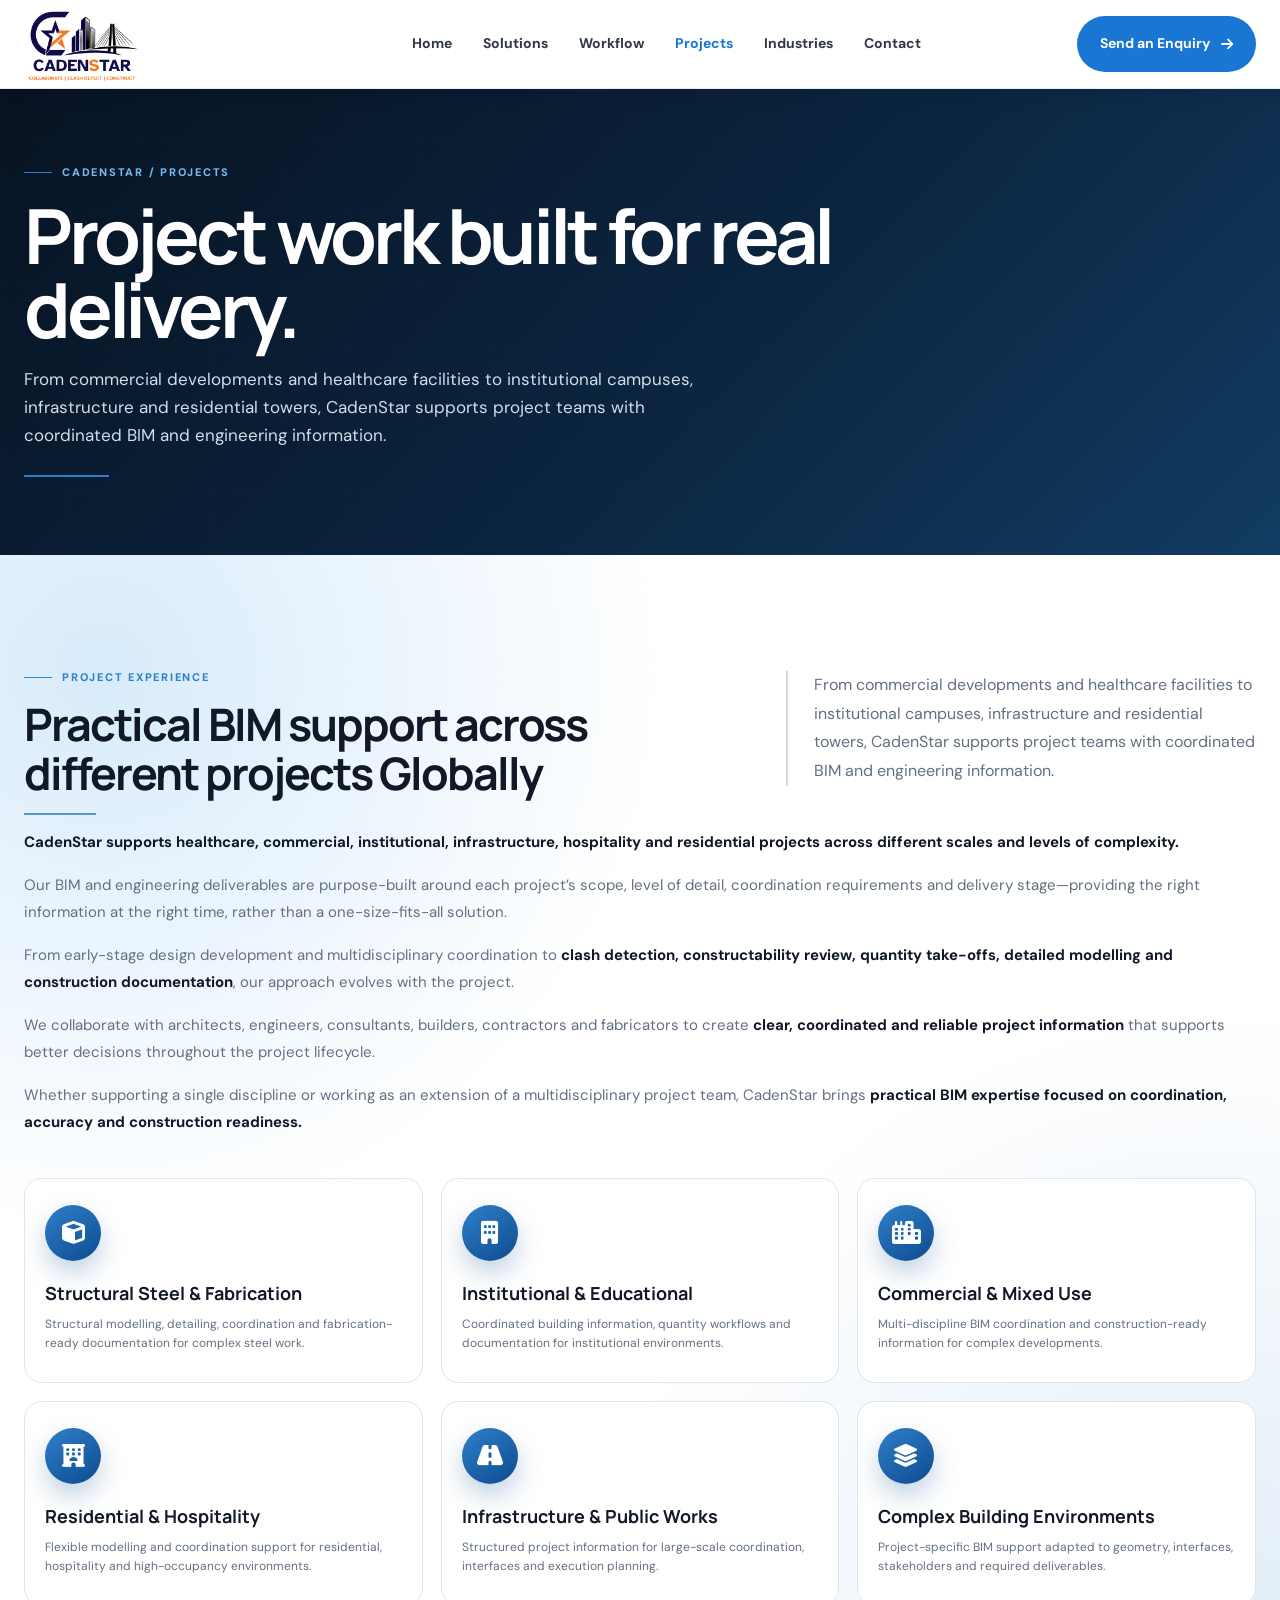
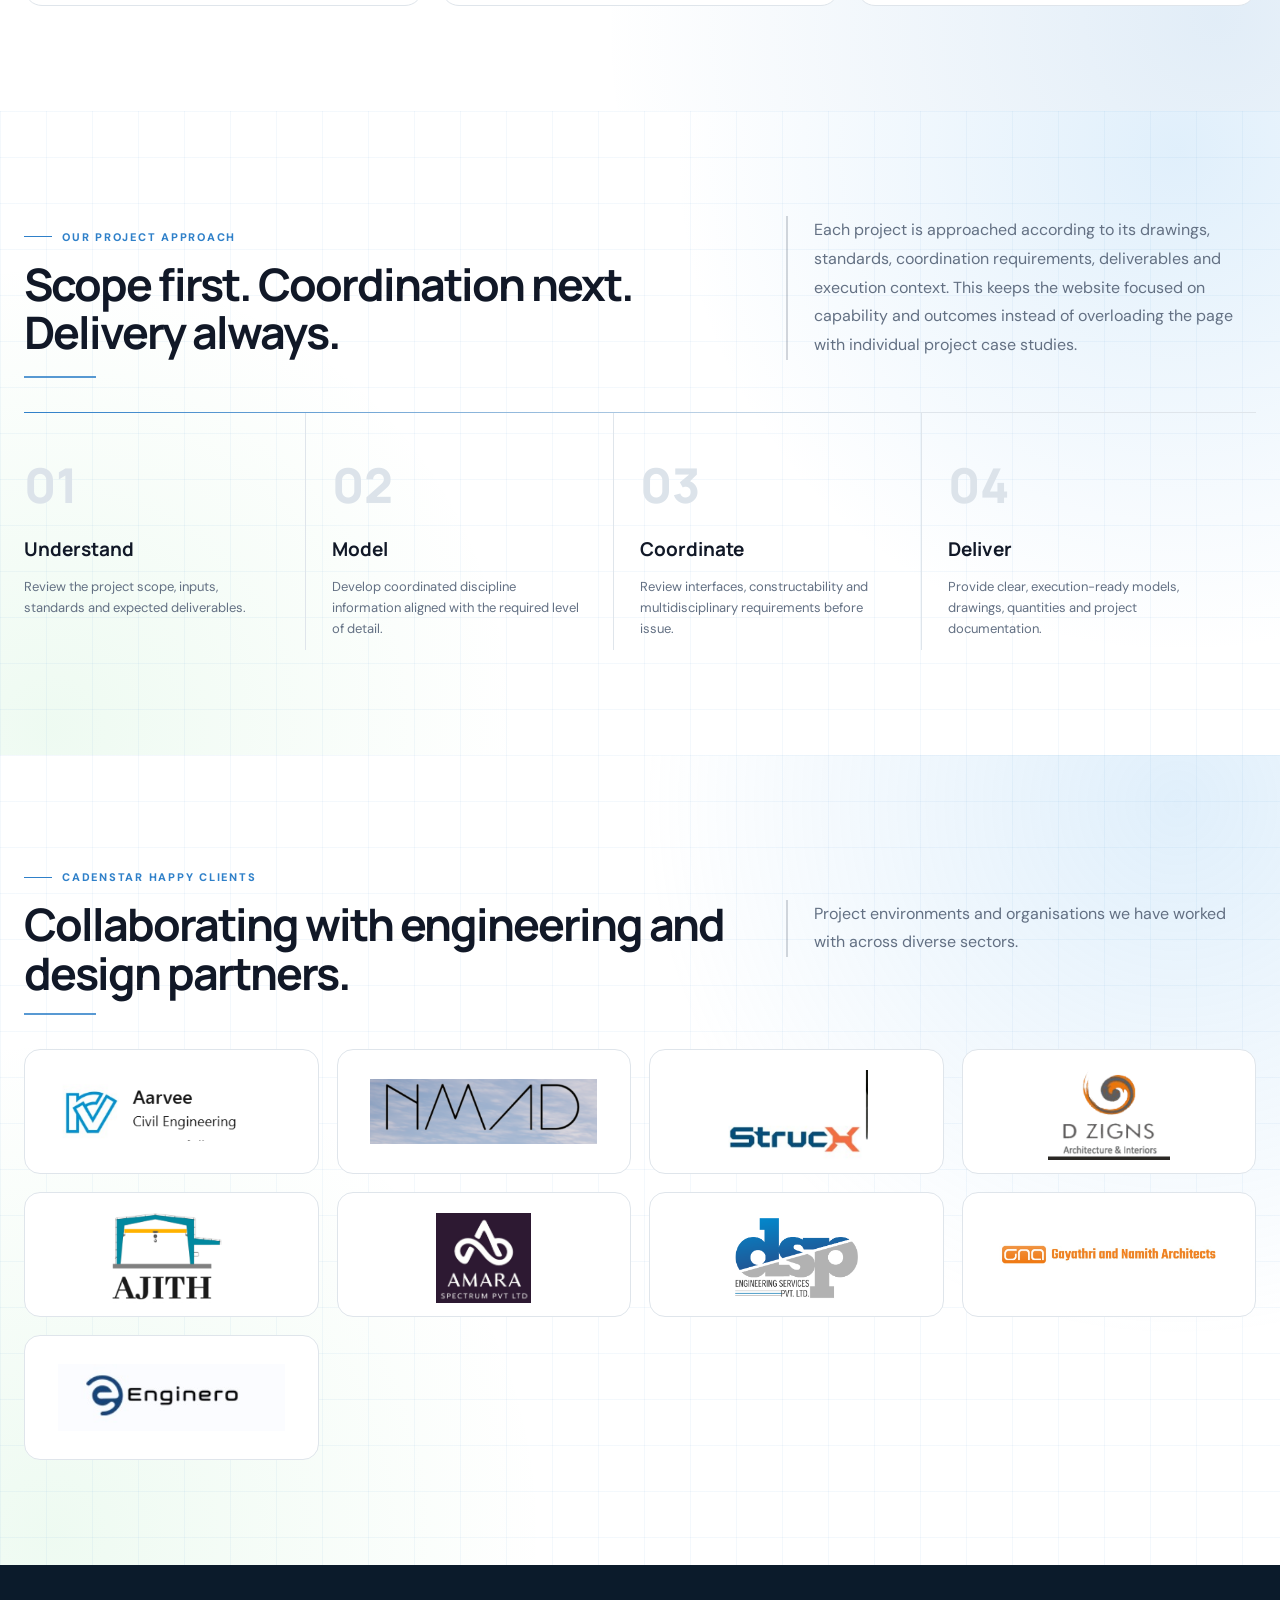
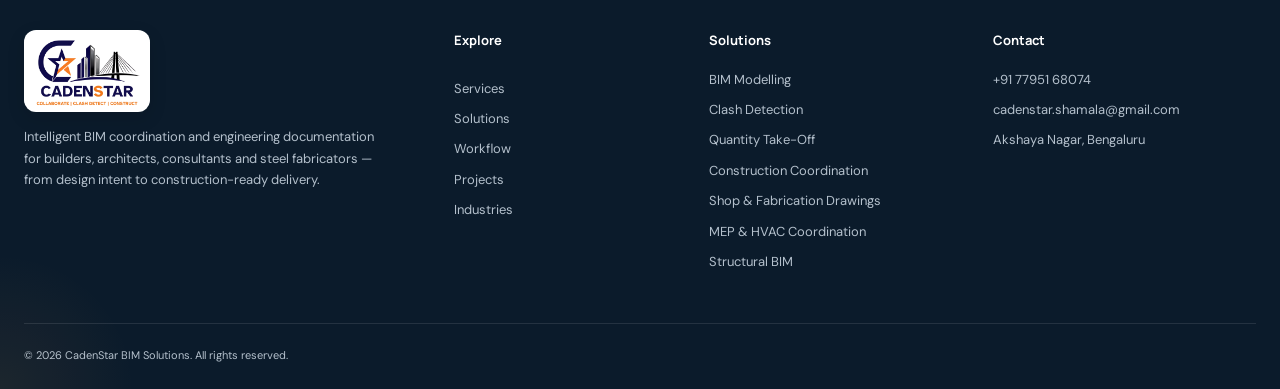
<file: projects.html>
<!DOCTYPE html>

<!DOCTYPE html>

<html lang="en">
<head>
<meta charset="utf-8"/>
<meta content="width=device-width, initial-scale=1.0" name="viewport"/>
<meta content="Explore CadenStar BIM project experience across master planning, education, hospitality, residential, steel detailing, MEP and coordinated building information." name="description"/>
<meta content="CadenStar Pvt Ltd" name="author"/>
<title>BIM Projects &amp; Case Studies | CadenStar</title>
<link href="https://fonts.googleapis.com" rel="preconnect"/>
<link crossorigin="" href="https://fonts.gstatic.com" rel="preconnect"/>
<link href="https://fonts.googleapis.com/css2?family=DM+Sans:wght@400;500;600;700&amp;family=Manrope:wght@500;600;700;800&amp;display=swap" rel="stylesheet"/>
<link href="https://cdnjs.cloudflare.com/ajax/libs/font-awesome/6.5.2/css/all.min.css" rel="stylesheet"/>
<link href="assets/styles.css" rel="stylesheet"/>
<link href="https://www.cadenstar.com/projects.html" rel="canonical"/>
<meta content="BIM Projects &amp; Case Studies | CadenStar" property="og:title"/>
<meta content="Explore CadenStar BIM project experience across master planning, education, hospitality, residential, steel detailing, MEP and coordinated building information." property="og:description"/>
<meta content="https://www.cadenstar.com/projects.html" property="og:url"/>
<meta content="assets/images/cadenstar-logo.png" property="og:image"/>
<script type="application/ld+json">
   {
    "@context":"https://schema.org",
    "@type":"ProfessionalService",
    "name":"CadenStar Pvt Ltd",
    "url":"https://www.CadenStar.com/",
    "description":"BIM modelling, BIM consulting, architectural BIM, structural BIM, MEP BIM services, clash detection, steel detailing, quantity take-off and construction documentation.",
    "areaServed":["Worldwide"],
    "telephone":"+91 7795168074",
    "email":"ShamalaLokesh@CadenStar.com",
    "serviceType":["BIM Services","BIM Modelling","Architectural BIM","Structural BIM","MEP BIM Services","BIM Consulting","Quantity Take-Off"]
  }
  </script>
<meta content="BIM projects, BIM modeling, Revit 3D modeling, BIM MEP, MEP BIM services, BIM building modeling, building BIM, building information modeling" name="keywords"/>
<meta content="index, follow, max-image-preview:large" name="robots"/>
<meta content="#07111f" name="theme-color"/>
</head>
<body>
<header id="header">
<div class="container nav">
<a aria-label="CadenStar home" class="brand" href="index.html">
<img alt="CadenStar BIM Solutions logo" class="brand-logo" decoding="async" loading="lazy" src="assets/images/cadenstar-logo.png"/>
</a>
<nav class="nav-links" id="navLinks">
<a href="index.html">
      Home
     </a>
<a href="solutions.html">
      Solutions
     </a>
<a href="workflow.html">
      Workflow
     </a>
<a class="active" href="projects.html">
      Projects
     </a>
<a href="industries.html">
      Industries
     </a>
<a href="contact.html">
      Contact
     </a>
</nav>
<a class="btn btn-primary" href="contact.html">
     Send an Enquiry
     <i class="fa-solid fa-arrow-right">
</i>
</a>
<button aria-label="Open navigation" class="menu-btn" id="menuBtn">
<i class="fa-solid fa-bars">
</i>
</button>
</div>
</header>
<section class="page-hero">
<div class="container">
<span class="eyebrow">
     CadenStar / Projects
    </span>
<h1>
     Project work built for real delivery.
    </h1>
<p>
     From commercial developments and healthcare facilities to institutional campuses, infrastructure and residential towers, CadenStar supports project teams with coordinated BIM and engineering information.
    </p>
<div class="hero-line">
</div>
</div>
</section>
<main class="page-main">
<section class="ppt-section alt" id="project-experience">
<div class="container">
<div class="section-head reveal">
<div>
<span class="eyebrow">Project experience</span>
<h2>Practical BIM support across different projects Globally</h2>
</div>
<p>From commercial developments and healthcare facilities to institutional campuses, infrastructure and residential towers, CadenStar supports project teams with coordinated BIM and engineering information.</p>
</div>
<div class="project-description reveal">
<p><strong>CadenStar supports healthcare, commercial, institutional, infrastructure, hospitality and residential projects across different scales and levels of complexity.</strong></p>
<p>Our BIM and engineering deliverables are purpose-built around each project’s scope, level of detail, coordination requirements and delivery stage—providing the right information at the right time, rather than a one-size-fits-all solution.</p>
<p>From early-stage design development and multidisciplinary coordination to <strong>clash detection, constructability review, quantity take-offs, detailed modelling and construction documentation</strong>, our approach evolves with the project.</p>
<p>We collaborate with architects, engineers, consultants, builders, contractors and fabricators to create <strong>clear, coordinated and reliable project information</strong> that supports better decisions throughout the project lifecycle.</p>
<p>Whether supporting a single discipline or working as an extension of a multidisciplinary project team, CadenStar brings <strong>practical BIM expertise focused on coordination, accuracy and construction readiness.</strong></p>
</div>
<div class="real-project-grid">
<article class="real-project-card reveal"><div class="project-icon" aria-hidden="true"><i class="fa-solid fa-cube"></i></div><div class="rpcopy"><h3>Structural Steel &amp; Fabrication</h3><p>Structural modelling, detailing, coordination and fabrication-ready documentation for complex steel work.</p></div></article>
<article class="real-project-card reveal"><div class="project-icon" aria-hidden="true"><i class="fa-solid fa-building"></i></div><div class="rpcopy"><h3>Institutional &amp; Educational</h3><p>Coordinated building information, quantity workflows and documentation for institutional environments.</p></div></article>
<article class="real-project-card reveal"><div class="project-icon" aria-hidden="true"><i class="fa-solid fa-city"></i></div><div class="rpcopy"><h3>Commercial &amp; Mixed Use</h3><p>Multi-discipline BIM coordination and construction-ready information for complex developments.</p></div></article>
<article class="real-project-card reveal"><div class="project-icon" aria-hidden="true"><i class="fa-solid fa-hotel"></i></div><div class="rpcopy"><h3>Residential &amp; Hospitality</h3><p>Flexible modelling and coordination support for residential, hospitality and high-occupancy environments.</p></div></article>
<article class="real-project-card reveal"><div class="project-icon" aria-hidden="true"><i class="fa-solid fa-road"></i></div><div class="rpcopy"><h3>Infrastructure &amp; Public Works</h3><p>Structured project information for large-scale coordination, interfaces and execution planning.</p></div></article>
<article class="real-project-card reveal"><div class="project-icon" aria-hidden="true"><i class="fa-solid fa-layer-group"></i></div><div class="rpcopy"><h3>Complex Building Environments</h3><p>Project-specific BIM support adapted to geometry, interfaces, stakeholders and required deliverables.</p></div></article>
</div>
</div>
</section>
<section class="ppt-section" id="project-approach">
<div class="container">
<div class="section-head reveal">
<div>
<span class="eyebrow">Our project approach</span>
<h2>Scope first. Coordination next. Delivery always.</h2>
</div>
<p>Each project is approached according to its drawings, standards, coordination requirements, deliverables and execution context. This keeps the website focused on capability and outcomes instead of overloading the page with individual project case studies.</p>
</div>
<div class="process-grid">
<div class="step reveal"><span class="step-number">01</span><h3>Understand</h3><p>Review the project scope, inputs, standards and expected deliverables.</p></div>
<div class="step reveal"><span class="step-number">02</span><h3>Model</h3><p>Develop coordinated discipline information aligned with the required level of detail.</p></div>
<div class="step reveal"><span class="step-number">03</span><h3>Coordinate</h3><p>Review interfaces, constructability and multidisciplinary requirements before issue.</p></div>
<div class="step reveal"><span class="step-number">04</span><h3>Deliver</h3><p>Provide clear, execution-ready models, drawings, quantities and project documentation.</p></div>
</div>
</div>
</section>
<section class="ppt-section" id="clients">
<div class="container">
<div class="section-head reveal">
<div>
<span class="eyebrow">
        CadenStar happy clients
       </span>
<h2>
        Collaborating with engineering and design partners.
       </h2>
</div>
<p>
       Project environments and organisations we have worked with across diverse sectors.
      </p>
</div>
<div class="client-grid">
<div class="client-logo reveal">
<img alt="Aarvee Civil Engineering" decoding="async" loading="lazy" src="assets/images/client-aarvee.png"/>
</div>
<div class="client-logo reveal">
<img alt="MMAD" decoding="async" loading="lazy" src="assets/images/client-mmad.png"/>
</div>
<div class="client-logo reveal">
<img alt="StrucX" decoding="async" loading="lazy" src="assets/images/client-strucx.png"/>
</div>
<div class="client-logo reveal">
<img alt="D Zigns Architecture and Interiors" decoding="async" loading="lazy" src="assets/images/client-d-zigns.png"/>
</div>
<div class="client-logo reveal">
<img alt="Ajith" decoding="async" loading="lazy" src="assets/images/client-ajith.png"/>
</div>
<div class="client-logo reveal">
<img alt="Amara Spectrum Pvt Ltd" decoding="async" loading="lazy" src="assets/images/client-amara-spectrum.png"/>
</div>
<div class="client-logo reveal">
<img alt="DSP Engineering Services Pvt Ltd" decoding="async" loading="lazy" src="assets/images/client-dsp-engineering.png"/>
</div>
<div class="client-logo reveal"><img alt="Gayathri and Namith Architects" decoding="async" loading="lazy" src="assets/images/client-gayathri-namith.png"/></div><div class="client-logo reveal"><img alt="Enginero" decoding="async" loading="lazy" src="assets/images/client-enginero.png"/></div></div>
</div>
</section></main>
<footer>
<div class="container">
<div class="footer-grid">
<div>
<a class="brand active" href="index.html">
<img alt="CadenStar BIM Solutions logo" class="brand-logo" decoding="async" loading="lazy" src="assets/images/cadenstar-logo.png"/>
</a>
<p>
       Intelligent BIM coordination and engineering documentation for builders, architects, consultants and steel fabricators — from design intent to construction-ready delivery.
      </p>
</div>
<div>
<h4>
       Explore
      </h4>
<ul>
<li>
</li>
<li>
<a href="solutions.html">
         Services
        </a>
</li>
<li>
<a href="solutions.html">
         Solutions
        </a>
</li>
<li>
<a href="workflow.html">
         Workflow
        </a>
</li>
<li>
<a href="projects.html">
         Projects
        </a>
</li>
<li>
<a href="industries.html">
         Industries
        </a>
</li>
</ul>
</div>
<div><h4>Solutions</h4><ul><li><a href="solutions.html#bim-modelling">BIM Modelling</a></li><li><a href="solutions.html#clash-detection">Clash Detection</a></li><li><a href="solutions.html#quantity-take-off">Quantity Take-Off</a></li><li><a href="solutions.html#construction-coordination">Construction Coordination</a></li><li><a href="solutions.html#shop-fabrication-drawings">Shop &amp; Fabrication Drawings</a></li><li><a href="solutions.html#mep-hvac-coordination">MEP &amp; HVAC Coordination</a></li><li><a href="solutions.html#structural-bim">Structural BIM</a></li></ul></div>
<div>
<h4>
       Contact
      </h4>
<ul>
<li>
<a href="tel:+917795168074">
         +91 77951 68074
        </a>
</li>
<li>
<a href="mailto:cadenstar.shamala@gmail.com">
         cadenstar.shamala@gmail.com
        </a>
</li>
<li>
        Akshaya Nagar, Bengaluru
       </li>
</ul>
</div>
</div>
<div class="footer-bottom">
<span>
      © 2026 CadenStar BIM Solutions. All rights reserved.
     </span>
</div>
</div>
</footer>
<div class="cursor-glow" id="cursorGlow">
</div>
<script>
   (function(){
const menuBtn=document.getElementById('menuBtn'),navLinks=document.getElementById('navLinks');
if(menuBtn&&navLinks){menuBtn.addEventListener('click',()=>navLinks.classList.toggle('open'));navLinks.querySelectorAll('a').forEach(a=>a.addEventListener('click',()=>navLinks.classList.remove('open')))}
const obs=new IntersectionObserver(es=>es.forEach(e=>{if(e.isIntersecting){e.target.classList.add('visible');obs.unobserve(e.target)}}),{threshold:.12});
document.querySelectorAll('.reveal,.reveal-left,.reveal-right').forEach(e=>obs.observe(e));
const glow=document.getElementById('cursorGlow');
if(glow&&matchMedia('(pointer:fine)').matches)addEventListener('pointermove',e=>{glow.style.left=e.clientX+'px';glow.style.top=e.clientY+'px'},{passive:true});else if(glow)glow.remove();
const slides=[...document.querySelectorAll('.hero-slide')],dots=[...document.querySelectorAll('.hero-dot')],cur=document.getElementById('heroCurrent');
if(slides.length){let i=0,t;const show=n=>{i=(n+slides.length)%slides.length;slides.forEach((s,k)=>s.classList.toggle('active',k===i));dots.forEach((d,k)=>d.classList.toggle('active',k===i));if(cur)cur.textContent=String(i+1).padStart(2,'0')};const reset=()=>{clearInterval(t);t=setInterval(()=>show(i+1),5500)};const nx=document.getElementById('heroNext'),pv=document.getElementById('heroPrev');if(nx)nx.onclick=()=>{show(i+1);reset()};if(pv)pv.onclick=()=>{show(i-1);reset()};dots.forEach(d=>d.onclick=()=>{show(+d.dataset.slide);reset()});show(0);reset()}
const stats=document.querySelectorAll('.stat');
if(stats.length){const so=new IntersectionObserver(es=>es.forEach(e=>{if(!e.isIntersecting)return;const el=e.target.querySelector('strong');if(!el||el.dataset.done)return;el.dataset.done=1;const m=el.textContent.match(/\d+/);if(!m)return;const target=+m[0],st=performance.now(),tick=n=>{const p=Math.min((n-st)/900,1);el.textContent=Math.floor(p*target)+'+';if(p<1)requestAnimationFrame(tick);else el.classList.add('counting')};requestAnimationFrame(tick);so.unobserve(e.target)}),{threshold:.45});stats.forEach(s=>so.observe(s))}
const form=document.getElementById('contactForm');
if(form)form.addEventListener('submit',e=>{e.preventDefault();const d=new FormData(form),subject=encodeURIComponent('CadenStar Project Enquiry - '+(d.get('service')||'BIM Services')),body=encodeURIComponent('Name: '+d.get('name')+'\nCompany: '+d.get('company')+'\nEmail: '+d.get('email')+'\nPhone: '+d.get('phone')+'\nService: '+d.get('service')+'\n\nProject Brief:\n'+d.get('message'));location.href='mailto:cadenstar.shamala@gmail.com?subject='+subject+'&body='+body;const m=document.getElementById('formMsg');if(m)m.textContent='Opening your email client to send the enquiry…'});
})();
  </script>
</body>
</html>
</file>
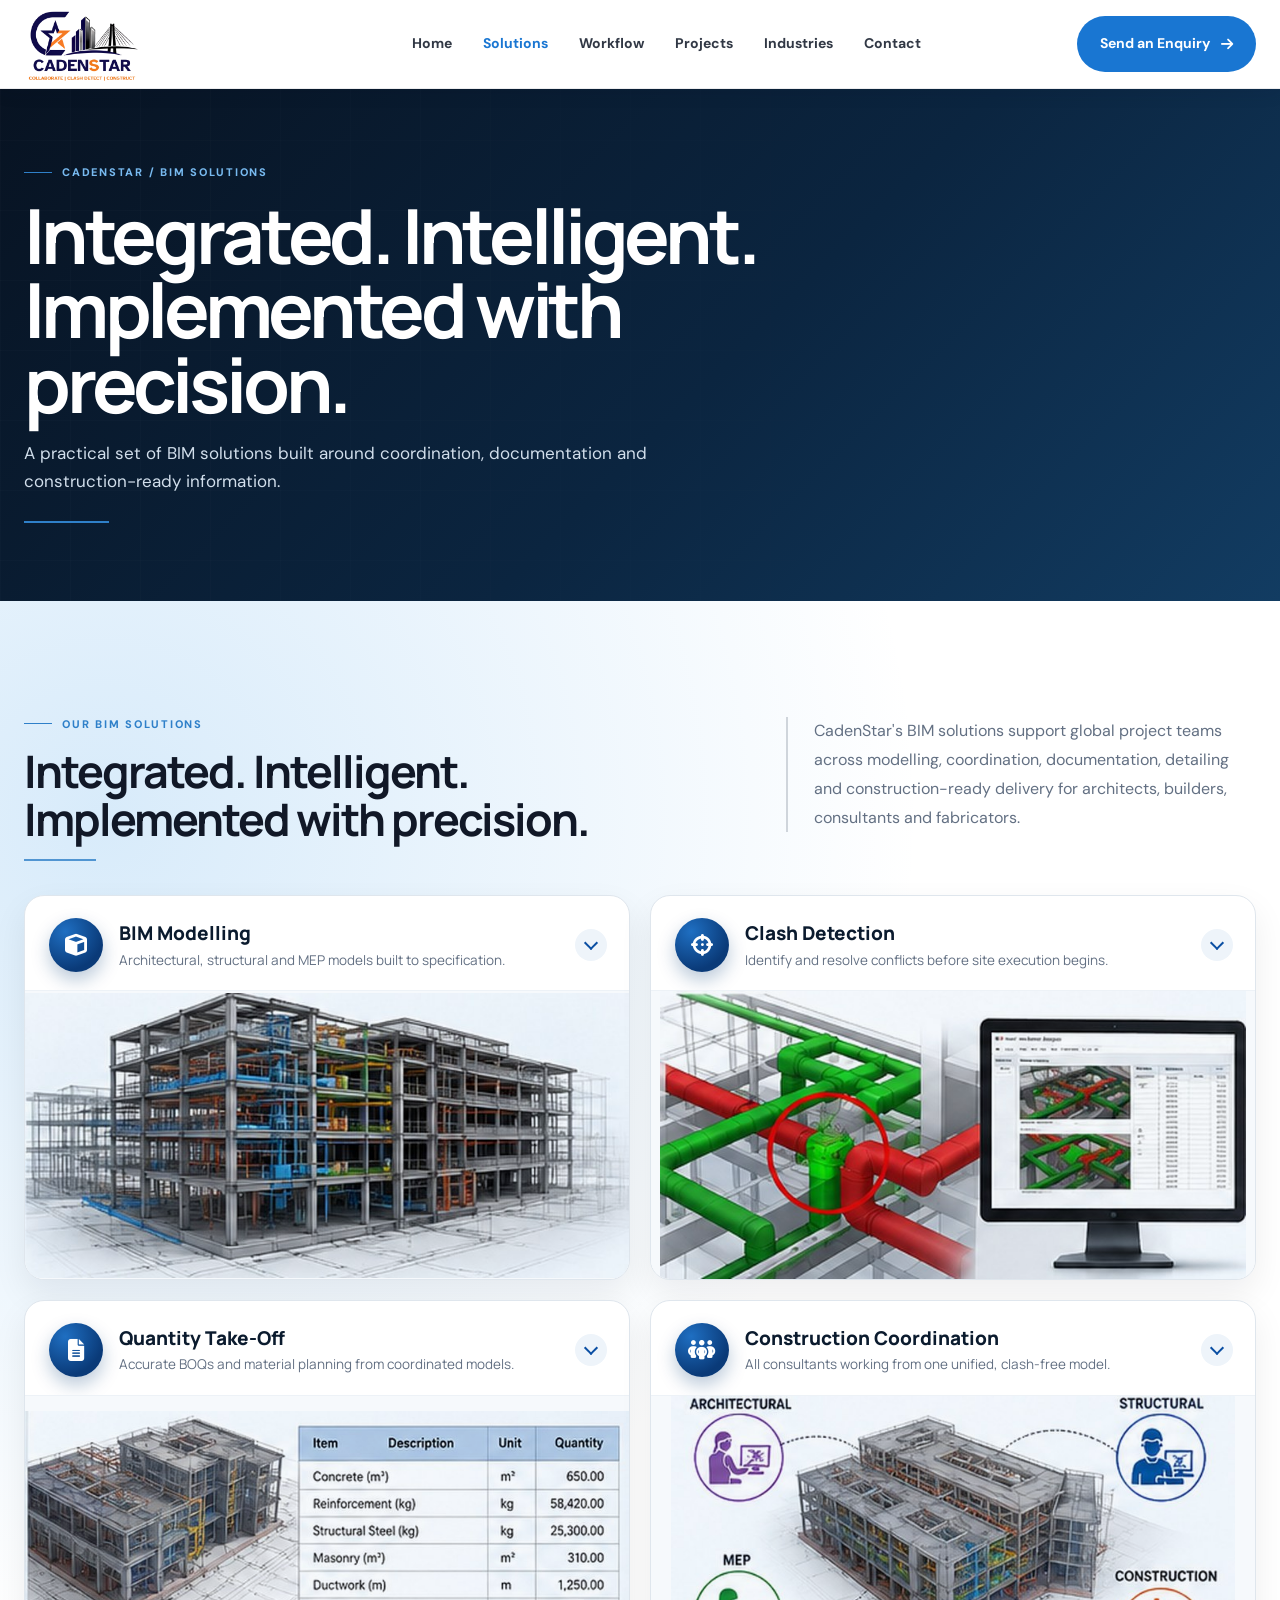
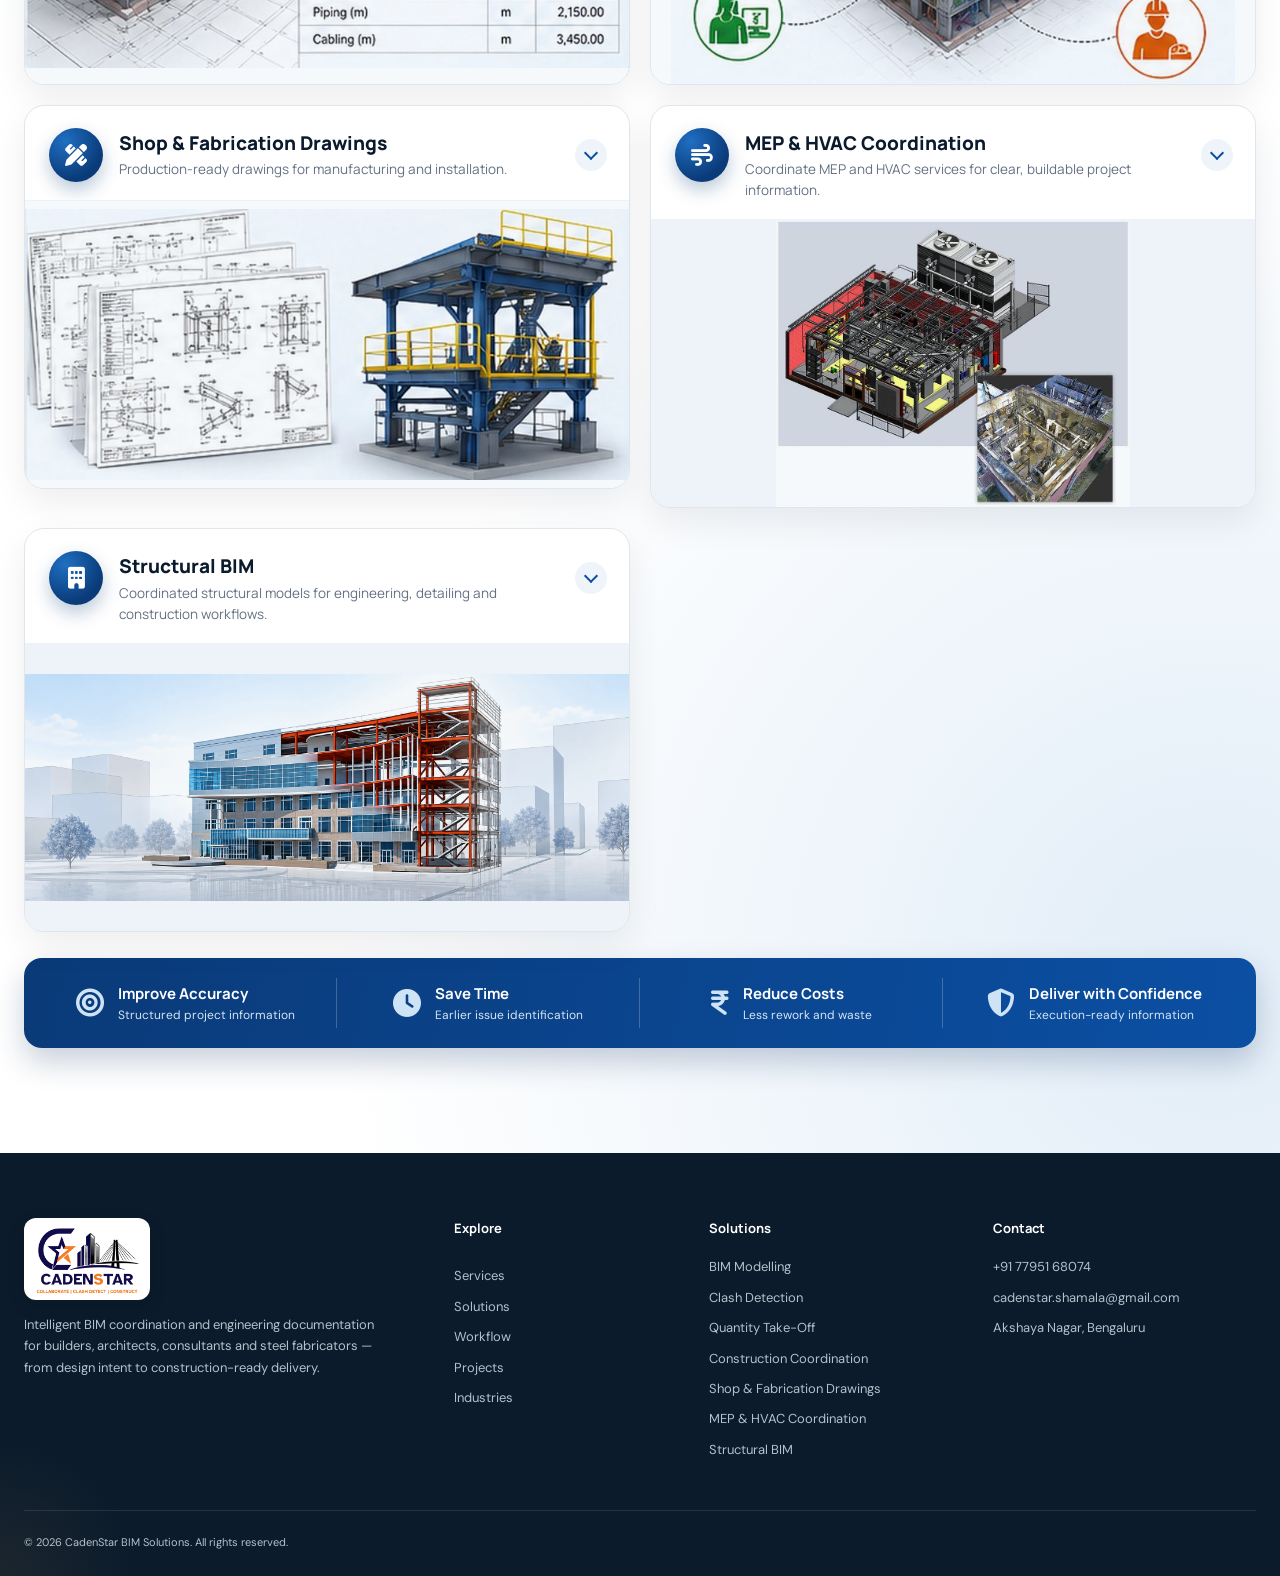
<file: solutions.html>
<!DOCTYPE html>

<!DOCTYPE html>

<html lang="en">
<head>
<meta charset="utf-8"/>
<meta content="width=device-width, initial-scale=1.0" name="viewport"/>
<meta content="Discover CadenStar BIM solutions for coordination, documentation, BIM design, BIM and 3D modelling, quantity workflows and construction-ready project information." name="description"/>
<meta content="CadenStar Pvt Ltd" name="author"/>
<title>BIM Solutions &amp; BIM Consulting | CadenStar</title>
<link href="https://fonts.googleapis.com" rel="preconnect"/>
<link crossorigin="" href="https://fonts.gstatic.com" rel="preconnect"/>
<link href="https://fonts.googleapis.com/css2?family=DM+Sans:wght@400;500;600;700&amp;family=Manrope:wght@500;600;700;800&amp;display=swap" rel="stylesheet"/>
<link href="https://cdnjs.cloudflare.com/ajax/libs/font-awesome/6.5.2/css/all.min.css" rel="stylesheet"/>
<link href="assets/styles.css" rel="stylesheet"/>
<link href="https://www.cadenstar.com/solutions.html" rel="canonical"/>
<meta content="BIM Solutions &amp; BIM Consulting | CadenStar" property="og:title"/>
<meta content="Discover CadenStar BIM solutions for coordination, documentation, BIM design, BIM and 3D modelling, quantity workflows and construction-ready project information." property="og:description"/>
<meta content="https://www.cadenstar.com/solutions.html" property="og:url"/>
<meta content="assets/images/cadenstar-logo.png" property="og:image"/>
<script type="application/ld+json">
   {
    "@context":"https://schema.org",
    "@type":"ProfessionalService",
    "name":"CadenStar Pvt Ltd",
    "url":"https://www.CadenStar.com/",
    "description":"BIM modelling, BIM consulting, architectural BIM, structural BIM, MEP BIM services, clash detection, steel detailing, quantity take-off and construction documentation.",
    "areaServed":["Worldwide"],
    "telephone":"+91 7795168074",
    "email":"ShamalaLokesh@CadenStar.com",
    "serviceType":["BIM Services","BIM Modelling","Architectural BIM","Structural BIM","MEP BIM Services","BIM Consulting","Quantity Take-Off"]
  }
  </script>
<meta content="BIM solutions, BIM design, BIM and 3D modeling, BIM 3D modeling, BIM information model, BIM information modeling, building information modeling services, build information modelling, BIM consulting" name="keywords"/>
<meta content="index, follow, max-image-preview:large" name="robots"/>
<meta content="#07111f" name="theme-color"/>
<style>
/* Solution cards: header row = icon | title + description | chevron. Details open full-width below the header. */
.sol2-grid{align-items:start}
.sol2-card{display:flex!important;flex-direction:column!important;align-self:start;height:auto!important;position:relative}
.sol2-card .solution-details{display:block!important;width:100%;margin:0!important;border:0!important;background:transparent!important}
.sol2-card summary.sol2-top{display:flex!important;gap:16px;align-items:flex-start!important;padding:22px 22px 18px 24px!important;min-height:0!important;cursor:pointer;list-style:none;position:static!important}
.sol2-card summary.sol2-top::-webkit-details-marker{display:none}
.sol2-card summary.sol2-top::marker{content:''}
.sol2-card summary.sol2-top::after{content:none!important;display:none!important}
.sol2-card .cs-ico{flex:none;width:54px;height:54px}
.sol2-card .sol2-head{flex:1 1 auto;min-width:0;display:block}
.sol2-card .sol2-head h3{margin:0 0 5px!important;font-family:Manrope,sans-serif;font-size:19px!important;line-height:1.25!important;color:#0b1b2e!important}
.sol2-card .solution-short-description{display:block!important;margin:0!important;padding:0!important;font-size:13.5px!important;line-height:1.55!important;font-weight:400!important;color:var(--muted)!important}
.sol2-card .sol2-chevron{flex:none;margin-left:auto;align-self:flex-start;margin-top:11px;width:32px;height:32px;border-radius:50%;display:flex;align-items:center;justify-content:center;background:#eef4fa;color:#0b4fa3;font-size:13px;transition:transform .25s ease,background .25s ease,color .25s ease}
.sol2-card .sol2-chevron::before{content:'';width:8px;height:8px;border-right:2px solid currentColor;border-bottom:2px solid currentColor;transform:translateY(-2px) rotate(45deg)}
.sol2-card summary.sol2-top:hover .sol2-chevron{background:#0b4fa3;color:#fff}
.sol2-card details[open] .sol2-chevron{transform:rotate(180deg)}
.sol2-card .solution-detail-body{padding:4px 24px 22px!important;border-top:1px solid #e6edf4;background:#f8fbfe;margin:0}
.sol2-card .solution-detail-body>p:first-child{margin-top:16px}
.sol2-card .sol2-img{order:2;margin:0}
@media(max-width:640px){.sol2-card summary.sol2-top{gap:12px;padding:18px 16px 16px 18px!important}.sol2-card .cs-ico{width:46px;height:46px}.sol2-card .sol2-head h3{font-size:18px!important}.sol2-card .solution-detail-body{padding:4px 18px 18px!important}}
</style></head>
<body>
<header id="header">
<div class="container nav">
<a aria-label="CadenStar home" class="brand" href="index.html">
<img alt="CadenStar BIM Solutions logo" class="brand-logo" decoding="async" loading="lazy" src="assets/images/cadenstar-logo.png"/>
</a>
<nav class="nav-links" id="navLinks">
<a href="index.html">
      Home
     </a>
<a class="active" href="solutions.html">
      Solutions
     </a>
<a href="workflow.html">
      Workflow
     </a>
<a href="projects.html">
      Projects
     </a>
<a href="industries.html">
      Industries
     </a>
<a href="contact.html">
      Contact
     </a>
</nav>
<a class="btn btn-primary" href="contact.html">
     Send an Enquiry
     <i class="fa-solid fa-arrow-right">
</i>
</a>
<button aria-label="Open navigation" class="menu-btn" id="menuBtn">
<i class="fa-solid fa-bars">
</i>
</button>
</div>
</header>
<section class="page-hero">
<div class="container">
<span class="eyebrow">
     CadenStar / BIM Solutions
    </span>
<h1>
     Integrated. Intelligent. Implemented with precision.
    </h1>
<p>
     A practical set of BIM solutions built around coordination, documentation and construction-ready information.
    </p>
<div class="hero-line">
</div>
</div>
</section>
<main class="page-main">
<section class="ppt-section alt" id="solutions">
<div class="container">
<div class="section-head reveal">
<div>
<span class="eyebrow">
        Our BIM solutions
       </span>
<h2>
        Integrated. Intelligent. Implemented with precision.
       </h2>
</div>
<p>CadenStar's BIM solutions support global project teams across modelling, coordination, documentation, detailing and construction-ready delivery for architects, builders, consultants and fabricators.</p>
</div>
<div class="sol2-grid">
<article class="sol2-card reveal" id="bim-modelling">
<details class="solution-details">
<summary class="sol2-top"><span class="cs-ico">
<i aria-hidden="true" class="fa-solid fa-cube">
</i>
</span><span class="sol2-head"><h3>BIM Modelling</h3><p class="solution-short-description">Architectural, structural and MEP models built to specification.</p></span><span aria-hidden="true" class="sol2-chevron"></span></summary>
<div class="solution-detail-body">
<p>Architectural BIM, structural BIM and MEP BIM models can be developed from design drawings, specifications, point-cloud data, PDFs or existing project information. The workflow typically starts with model setup and project standards, followed by discipline-wise modelling, coordination checks, information development and documentation. Models can be developed at the required level of detail and information for design, coordination, quantity workflows and construction documentation.</p>
<h4>Typical scope</h4>
<div class="solution-type-list"><span>Architectural BIM</span><span>Structural BIM</span><span>MEP BIM</span><span>As-Built / Existing-Condition BIM</span></div>
<h4>How it is developed</h4>
<ol><li>Model setup &amp; standards</li><li>Discipline modelling</li><li>Coordination review</li><li>Documentation &amp; data</li></ol>
</div>
</details>
<figure class="sol2-img">
<img alt="Architectural, structural and MEP BIM modeling services model" decoding="async" loading="lazy" src="assets/images/architectural-bim-modeling.jpg"/>
</figure></article>
<article class="sol2-card reveal" id="clash-detection">
<details class="solution-details">
<summary class="sol2-top"><span class="cs-ico">
<i aria-hidden="true" class="fa-solid fa-crosshairs">
</i>
</span><span class="sol2-head"><h3>Clash Detection</h3><p class="solution-short-description">Identify and resolve conflicts before site execution begins.</p></span><span aria-hidden="true" class="sol2-chevron"></span></summary>
<div class="solution-detail-body">
<p>Clash detection uses coordinated discipline models to identify hard clashes, clearance issues and interface conflicts before construction. Models are combined, rules and tolerances are applied, issues are reviewed by discipline, and coordinated reports are issued for resolution. The process helps teams address problems digitally instead of discovering them during fabrication or site execution.</p>
<h4>Typical scope</h4>
<div class="solution-type-list"><span>Hard Clash Detection</span><span>Clearance / Soft Clash Review</span><span>Clash Reports &amp; Issue Tracking</span></div>


</div>
</details>
<figure class="sol2-img">
<img alt="BIM clash detection between MEP pipework with clash report" decoding="async" loading="lazy" src="assets/images/clash-detection.jpg"/>
</figure></article>
<article class="sol2-card reveal" id="quantity-take-off">
<details class="solution-details">
<summary class="sol2-top"><span class="cs-ico">
<i aria-hidden="true" class="fa-solid fa-file-lines">
</i>
</span><span class="sol2-head"><h3>Quantity Take-Off</h3><p class="solution-short-description">Accurate BOQs and material planning from coordinated models.</p></span><span aria-hidden="true" class="sol2-chevron"></span></summary>
<div class="solution-detail-body">
<p>Quantities can be extracted from coordinated BIM models and structured against project requirements. Elements are reviewed for correct classification, model data is checked, quantities are grouped into useful schedules and the resulting information can support BOQ preparation, procurement planning and cost review. Outputs depend on the model scope and the project's measurement requirements.</p>
<h4>Typical scope</h4>
<div class="solution-type-list"><span>Model-Based Quantity Take-Off</span><span>BOQ Support</span><span>Material Schedules</span><span>Quantity Validation</span></div>
<h4>How it is developed</h4>
<ol><li>Model audit</li><li>Element classification</li><li>Quantity extraction</li><li>Schedule / BOQ output</li></ol>
</div>
</details>
<figure class="sol2-img">
<img alt="BIM quantity take-off BOQ table from a coordinated model" decoding="async" loading="lazy" src="assets/images/quantity-takeoff-boq.jpg"/>
</figure></article>

<article class="sol2-card reveal" id="construction-coordination">
<details class="solution-details">
<summary class="sol2-top"><span class="cs-ico">
<i aria-hidden="true" class="fa-solid fa-people-group">
</i>
</span><span class="sol2-head"><h3>Construction Coordination</h3><p class="solution-short-description">All consultants working from one unified, clash-free model.</p></span><span aria-hidden="true" class="sol2-chevron"></span></summary>
<div class="solution-detail-body">
<p>Construction coordination brings architectural, structural and MEP information together so project teams can work from a coordinated digital environment. The process includes model federation, interface review, clash resolution, coordination meetings and drawing/document updates. The aim is to make construction information easier to interpret and reduce avoidable site uncertainty.</p>
<h4>Typical scope</h4>
<div class="solution-type-list"><span>Multi-Discipline Coordination</span><span>Interface Review</span><span>Clash Resolution</span><span>Construction Documentation</span></div>


</div>
</details>
<figure class="sol2-img">
<img alt="Construction coordination across architectural, structural, MEP and construction teams" decoding="async" loading="lazy" src="assets/images/construction-coordination.jpg"/>
</figure></article>
<article class="sol2-card reveal" id="shop-fabrication-drawings">
<details class="solution-details">
<summary class="sol2-top"><span class="cs-ico">
<i aria-hidden="true" class="fa-solid fa-pen-ruler">
</i>
</span><span class="sol2-head"><h3>Shop &amp; Fabrication Drawings</h3><p class="solution-short-description">Production-ready drawings for manufacturing and installation.</p></span><span aria-hidden="true" class="sol2-chevron"></span></summary>
<div class="solution-detail-body"><p>Shop and fabrication drawings translate coordinated models into information that fabricators and installers can use. Depending on the scope, deliverables can include shop drawings, fabrication drawings, GA drawings, details, sections, schedules, dimensions and installation information. Drawings are coordinated against the model and design requirements before issue.</p><h4>Typical scope</h4><div class="solution-type-list"><span>Shop Drawings</span><span>Fabrication Drawings</span><span>GA / Detail Drawings</span><span>Installation Documentation</span></div><h4>How it is developed</h4><ol><li>Coordinate model</li><li>Develop fabrication information</li><li>Detail &amp; dimension</li><li>Review and issue</li></ol></div>
</details>
<figure class="sol2-img">
<img alt="Shop and fabrication drawings with fabricated steel structure" decoding="async" loading="lazy" src="assets/images/shop-fabrication-drawings.jpg"/>
</figure></article>
<article class="sol2-card reveal" id="mep-hvac-coordination"><details class="solution-details">
<summary class="sol2-top"><span class="cs-ico"><i aria-hidden="true" class="fa-solid fa-wind"></i></span><span class="sol2-head"><h3>MEP &amp; HVAC Coordination</h3><p class="solution-short-description">Coordinate MEP and HVAC services for clear, buildable project information.</p></span><span aria-hidden="true" class="sol2-chevron"></span></summary>
<div class="solution-detail-body"><p>Coordination of building services through BIM mep and mep BIM services helps identify conflicts, improve constructability and reduce site uncertainty.</p><h4>Typical scope</h4><div class="solution-type-list"><span>HVAC Coordination</span><span>Plumbing Coordination</span><span>Electrical Coordination</span><span>MEP Clash Review</span></div><h4>How it is developed</h4><ol><li>Model services</li><li>Route systems</li><li>Check clearances</li><li>Coordinate &amp; document</li></ol></div>
</details>
<figure class="sol2-img solution-img-added"><img alt="" decoding="async" loading="lazy" src="assets/images/mep-hvac-coordination.jpg"/></figure></article><article class="sol2-card reveal" id="structural-bim"><details class="solution-details">
<summary class="sol2-top"><span class="cs-ico"><i aria-hidden="true" class="fa-solid fa-building"></i></span><span class="sol2-head"><h3>Structural BIM</h3><p class="solution-short-description">Coordinated structural models for engineering, detailing and construction workflows.</p></span><span aria-hidden="true" class="sol2-chevron"></span></summary>
<div class="solution-detail-body">
<p>Structural BIM develops an information-rich model representing structural systems such as foundations, columns, beams, slabs, walls and framing. The model can be coordinated with architectural and MEP information and used as a basis for structural documentation, quantity workflows, detailing and downstream fabrication support.</p>
<h4>Typical scope</h4>
<div class="solution-type-list"><span>Structural Modelling</span><span>Foundation &amp; Framing BIM</span><span>Structural Documentation</span><span>Fabrication Support</span></div>
<h4>How it is developed</h4>
<ol><li>Set structural levels</li><li>Model structural elements</li><li>Coordinate interfaces</li><li>Produce documentation</li></ol>
</div>
</details>
<figure class="sol2-img solution-img-added"><img alt="" decoding="async" loading="lazy" src="assets/images/structural-bim.jpg"/></figure></article></div>
<div class="sol2-strip reveal">
<div>
<i aria-hidden="true" class="fa-solid fa-bullseye">
</i>
<p style="margin:0">
<strong>
         Improve Accuracy
        </strong>
<span>
         Structured project information
        </span>
</p>
</div>
<div>
<i aria-hidden="true" class="fa-solid fa-clock">
</i>
<p style="margin:0">
<strong>
         Save Time
        </strong>
<span>
         Earlier issue identification
        </span>
</p>
</div>
<div>
<i aria-hidden="true" class="fa-solid fa-indian-rupee-sign">
</i>
<p style="margin:0">
<strong>
         Reduce Costs
        </strong>
<span>
         Less rework and waste
        </span>
</p>
</div>
<div>
<i aria-hidden="true" class="fa-solid fa-shield-halved">
</i>
<p style="margin:0">
<strong>
         Deliver with Confidence
        </strong>
<span>
         Execution-ready information
        </span>
</p>
</div>
</div>
</div>
</section>
</main>
<footer>
<div class="container">
<div class="footer-grid">
<div>
<a class="brand active" href="index.html">
<img alt="CadenStar BIM Solutions logo" class="brand-logo" decoding="async" loading="lazy" src="assets/images/cadenstar-logo.png"/>
</a>
<p>
       Intelligent BIM coordination and engineering documentation for builders, architects, consultants and steel fabricators — from design intent to construction-ready delivery.
      </p>
</div>
<div>
<h4>
       Explore
      </h4>
<ul>
<li>
</li>
<li>
<a href="solutions.html">
         Services
        </a>
</li>
<li>
<a href="solutions.html">
         Solutions
        </a>
</li>
<li>
<a href="workflow.html">
         Workflow
        </a>
</li>
<li>
<a href="projects.html">
         Projects
        </a>
</li>
<li>
<a href="industries.html">
         Industries
        </a>
</li>
</ul>
</div>
<div><h4>Solutions</h4><ul><li><a href="solutions.html#bim-modelling">BIM Modelling</a></li><li><a href="solutions.html#clash-detection">Clash Detection</a></li><li><a href="solutions.html#quantity-take-off">Quantity Take-Off</a></li><li><a href="solutions.html#construction-coordination">Construction Coordination</a></li><li><a href="solutions.html#shop-fabrication-drawings">Shop &amp; Fabrication Drawings</a></li><li><a href="solutions.html#mep-hvac-coordination">MEP &amp; HVAC Coordination</a></li><li><a href="solutions.html#structural-bim">Structural BIM</a></li></ul></div>
<div>
<h4>
       Contact
      </h4>
<ul>
<li>
<a href="tel:+917795168074">
         +91 77951 68074
        </a>
</li>
<li>
<a href="mailto:cadenstar.shamala@gmail.com">
         cadenstar.shamala@gmail.com
        </a>
</li>
<li>
        Akshaya Nagar, Bengaluru
       </li>
</ul>
</div>
</div>
<div class="footer-bottom">
<span>
      © 2026 CadenStar BIM Solutions. All rights reserved.
     </span>
</div>
</div>
</footer>
<div class="cursor-glow" id="cursorGlow">
</div>
<script>
   (function(){
const menuBtn=document.getElementById('menuBtn'),navLinks=document.getElementById('navLinks');
if(menuBtn&&navLinks){menuBtn.addEventListener('click',()=>navLinks.classList.toggle('open'));navLinks.querySelectorAll('a').forEach(a=>a.addEventListener('click',()=>navLinks.classList.remove('open')))}
const obs=new IntersectionObserver(es=>es.forEach(e=>{if(e.isIntersecting){e.target.classList.add('visible');obs.unobserve(e.target)}}),{threshold:.12});
document.querySelectorAll('.reveal,.reveal-left,.reveal-right').forEach(e=>obs.observe(e));
const glow=document.getElementById('cursorGlow');
if(glow&&matchMedia('(pointer:fine)').matches)addEventListener('pointermove',e=>{glow.style.left=e.clientX+'px';glow.style.top=e.clientY+'px'},{passive:true});else if(glow)glow.remove();
const slides=[...document.querySelectorAll('.hero-slide')],dots=[...document.querySelectorAll('.hero-dot')],cur=document.getElementById('heroCurrent');
if(slides.length){let i=0,t;const show=n=>{i=(n+slides.length)%slides.length;slides.forEach((s,k)=>s.classList.toggle('active',k===i));dots.forEach((d,k)=>d.classList.toggle('active',k===i));if(cur)cur.textContent=String(i+1).padStart(2,'0')};const reset=()=>{clearInterval(t);t=setInterval(()=>show(i+1),5500)};const nx=document.getElementById('heroNext'),pv=document.getElementById('heroPrev');if(nx)nx.onclick=()=>{show(i+1);reset()};if(pv)pv.onclick=()=>{show(i-1);reset()};dots.forEach(d=>d.onclick=()=>{show(+d.dataset.slide);reset()});show(0);reset()}
const stats=document.querySelectorAll('.stat');
if(stats.length){const so=new IntersectionObserver(es=>es.forEach(e=>{if(!e.isIntersecting)return;const el=e.target.querySelector('strong');if(!el||el.dataset.done)return;el.dataset.done=1;const m=el.textContent.match(/\d+/);if(!m)return;const target=+m[0],st=performance.now(),tick=n=>{const p=Math.min((n-st)/900,1);el.textContent=Math.floor(p*target)+'+';if(p<1)requestAnimationFrame(tick);else el.classList.add('counting')};requestAnimationFrame(tick);so.unobserve(e.target)}),{threshold:.45});stats.forEach(s=>so.observe(s))}
const form=document.getElementById('contactForm');
if(form)form.addEventListener('submit',e=>{e.preventDefault();const d=new FormData(form),subject=encodeURIComponent('CadenStar Project Enquiry - '+(d.get('service')||'BIM Services')),body=encodeURIComponent('Name: '+d.get('name')+'\nCompany: '+d.get('company')+'\nEmail: '+d.get('email')+'\nPhone: '+d.get('phone')+'\nService: '+d.get('service')+'\n\nProject Brief:\n'+d.get('message'));location.href='mailto:cadenstar.shamala@gmail.com?subject='+subject+'&body='+body;const m=document.getElementById('formMsg');if(m)m.textContent='Opening your email client to send the enquiry…'});
})();
  </script>
<script>
(function(){
  function openSolutionFromHash(){
    const id = decodeURIComponent(location.hash.replace('#',''));
    if(!id) return;
    const card=document.getElementById(id);
    if(!card) return;
    const details=card.querySelector('details.solution-details');
    if(details){ details.open=true; }
    setTimeout(()=>card.scrollIntoView({behavior:'smooth',block:'center'}),80);
  }
  document.addEventListener('DOMContentLoaded',()=>{
    const accordions=[...document.querySelectorAll('details.solution-details')];
    accordions.forEach(current=>current.addEventListener('toggle',()=>{
      if(!current.open)return;
      accordions.forEach(other=>{if(other!==current)other.open=false;});
    }));
  });
  window.addEventListener('hashchange',openSolutionFromHash);
  window.addEventListener('DOMContentLoaded',openSolutionFromHash);
})();
</script>
<script>
/* Open the matching solution card when arriving via a #deep-link (e.g. from the home page). */
(function(){function o(){var h=location.hash.slice(1);if(!h)return;var c=document.getElementById(h);var d=c&&c.querySelector('details');if(d){d.open=true;setTimeout(function(){c.scrollIntoView({behavior:'smooth',block:'start'})},60)}}o();addEventListener('hashchange',o)})();
</script>
</body>
</html>
</file>
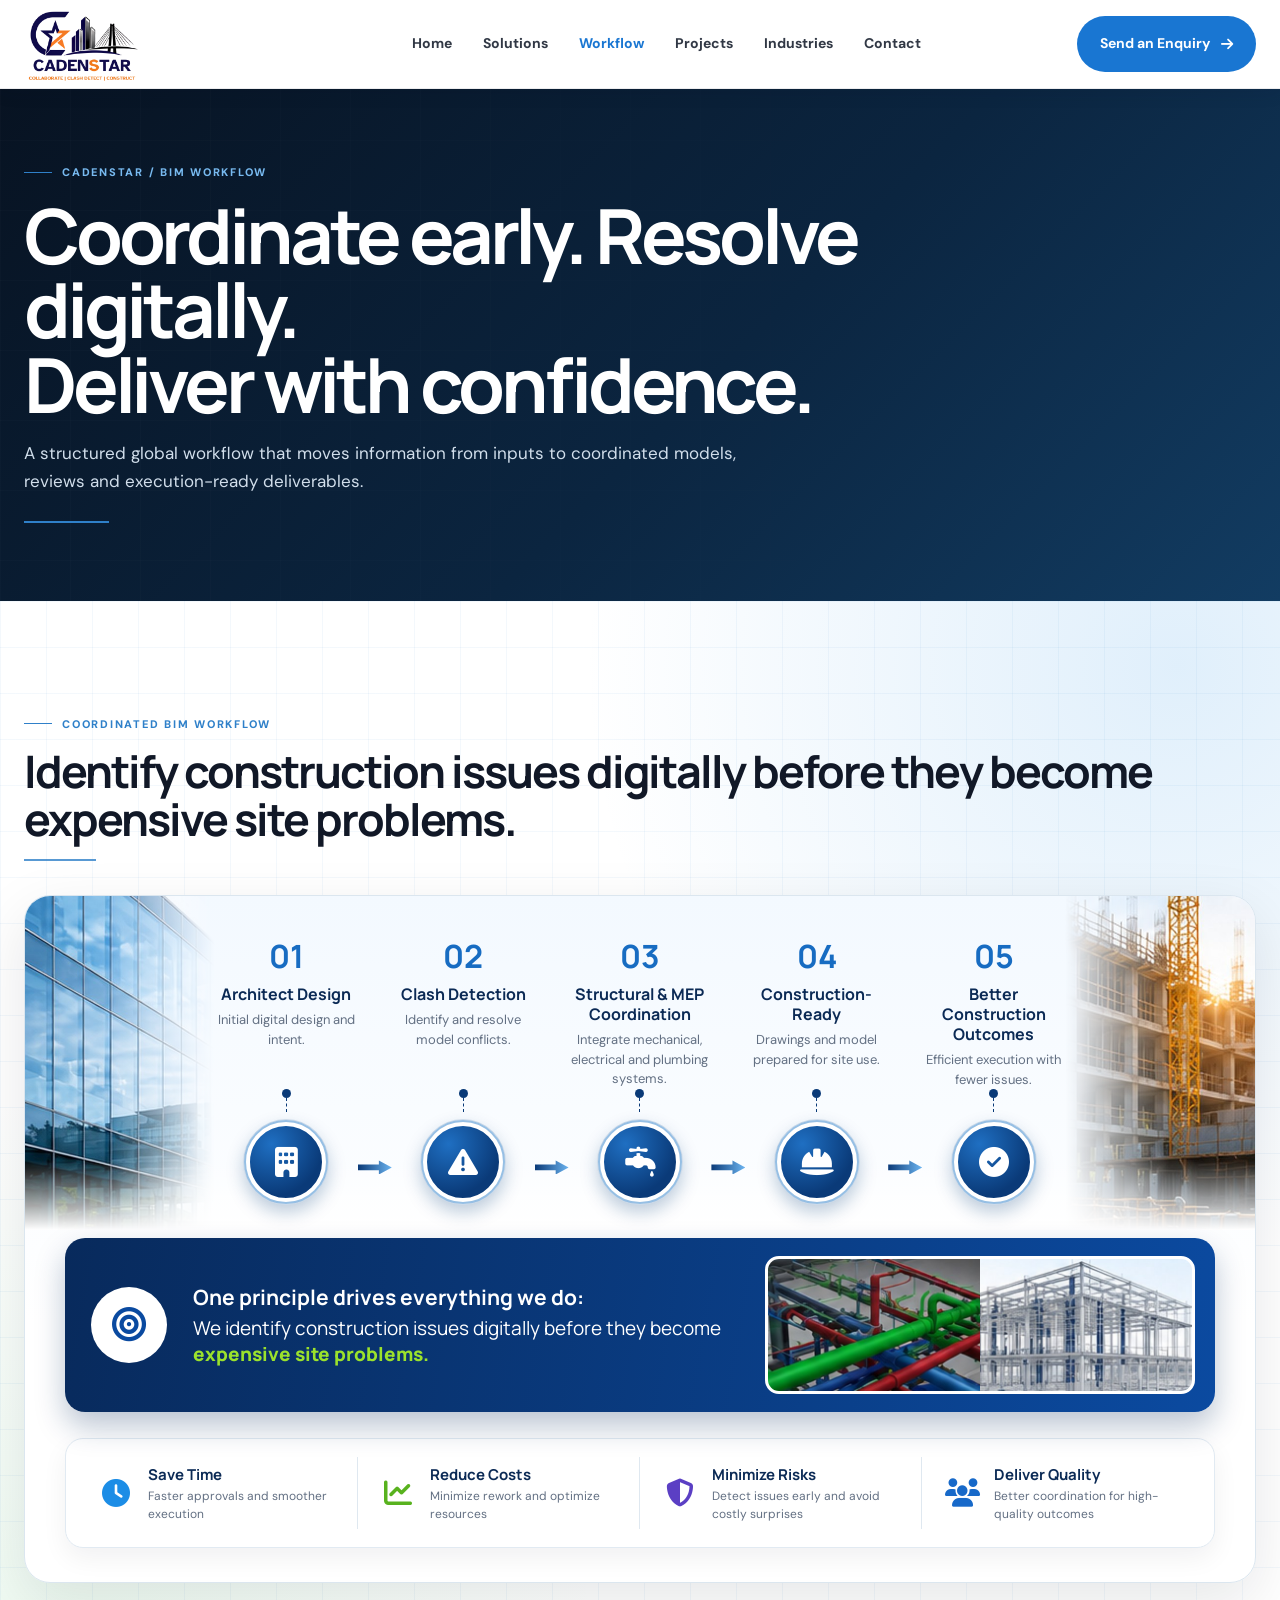
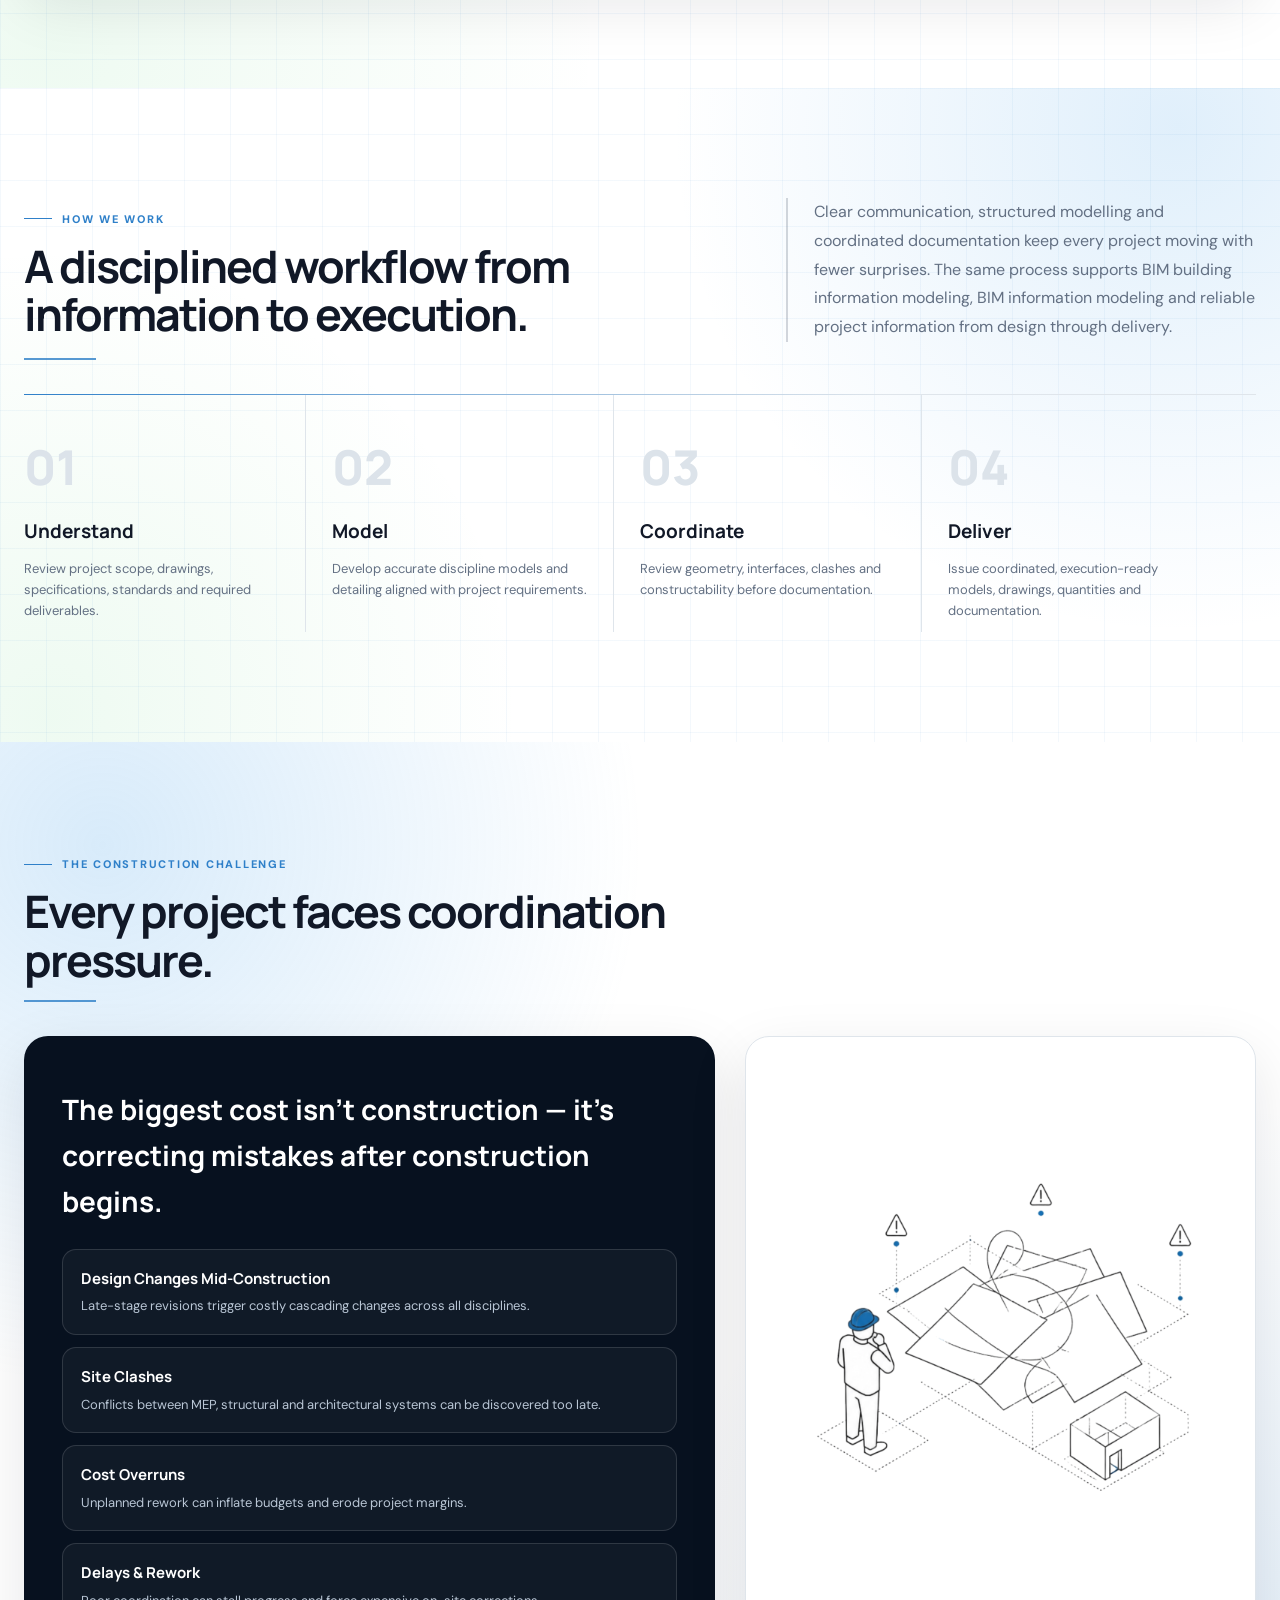
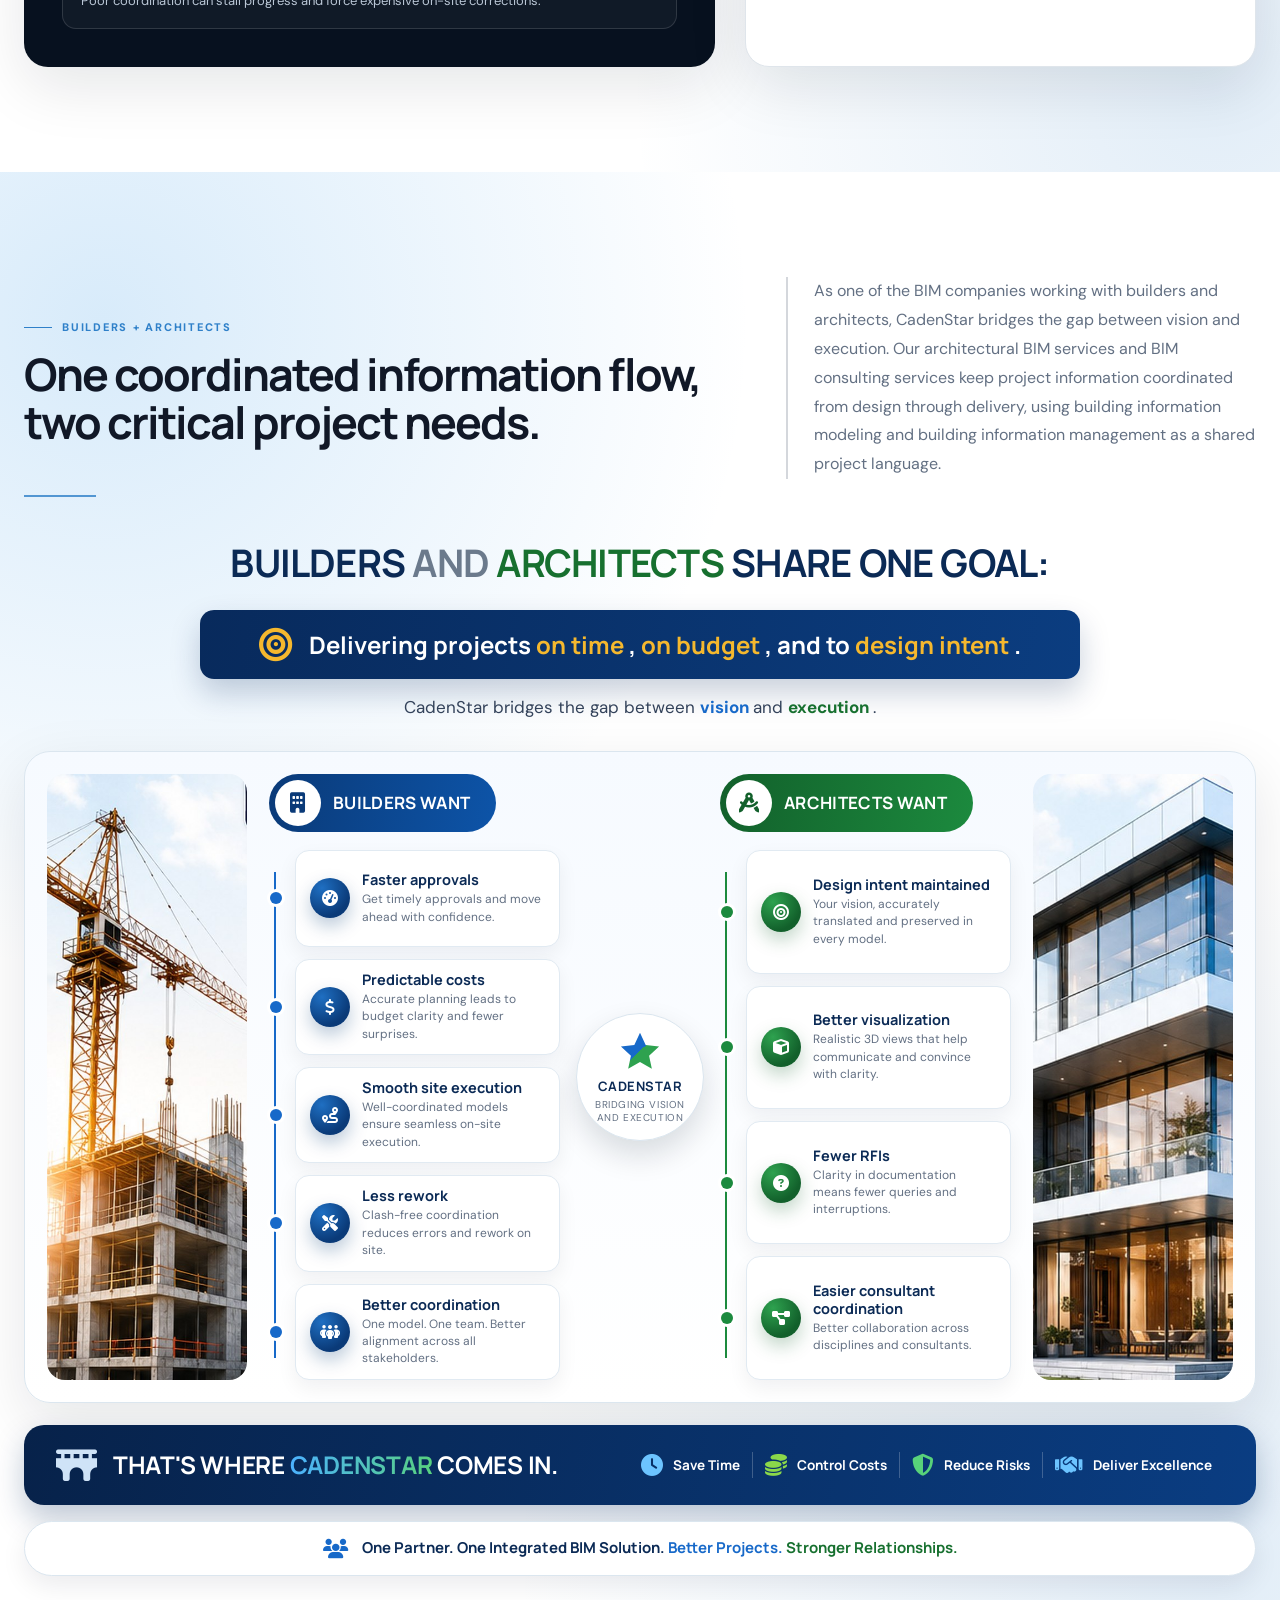
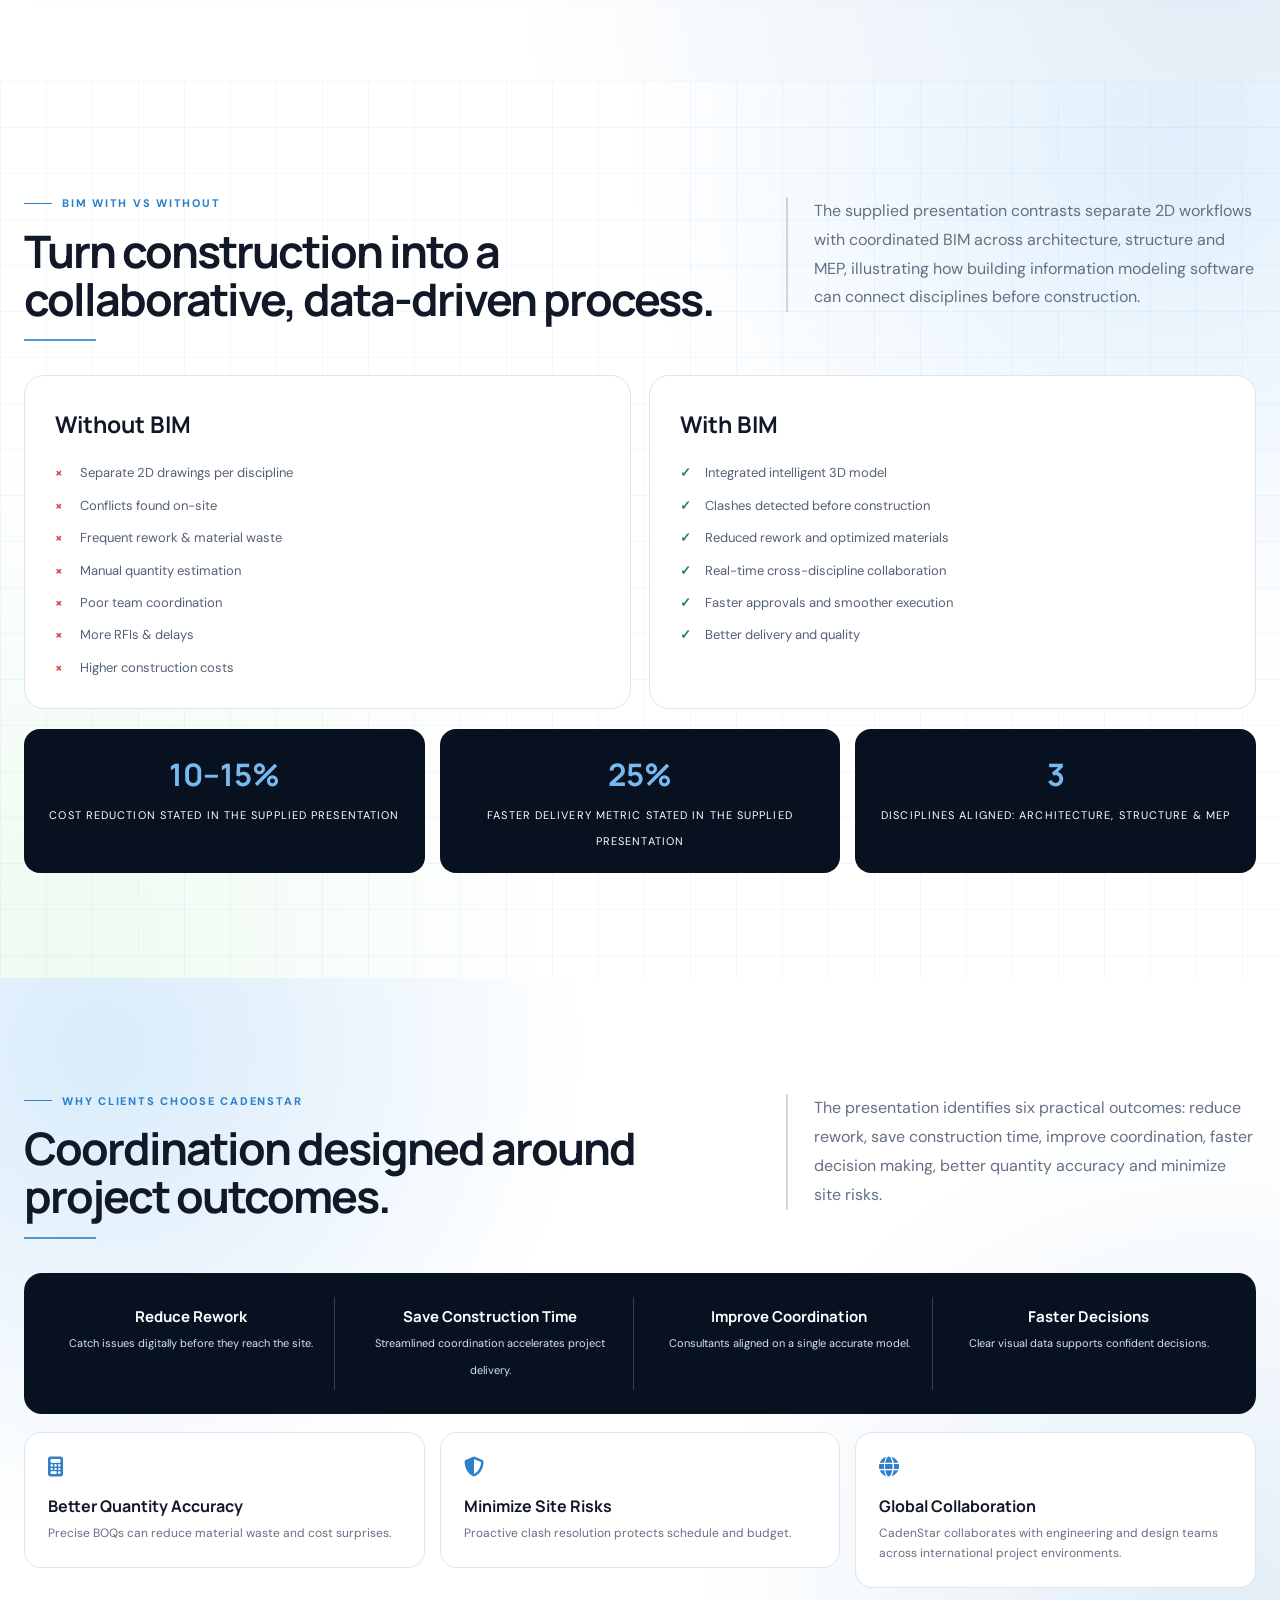
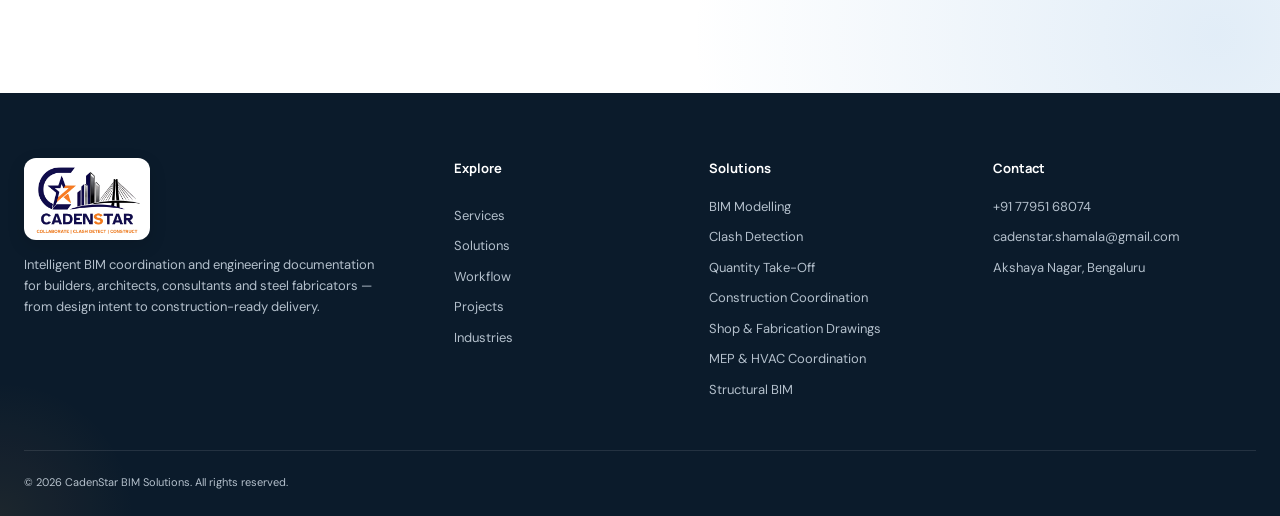
<file: workflow.html>
<!DOCTYPE html>

<!DOCTYPE html>

<html lang="en">
<head>
<meta charset="utf-8"/>
<meta content="width=device-width, initial-scale=1.0" name="viewport"/>
<meta content="See how CadenStar manages BIM information from project inputs through BIM modelling, coordination, clash detection, review and delivery." name="description"/>
<meta content="CadenStar Pvt Ltd" name="author"/>
<title>BIM Workflow &amp; Coordination Process | CadenStar</title>
<link href="https://fonts.googleapis.com" rel="preconnect"/>
<link crossorigin="" href="https://fonts.gstatic.com" rel="preconnect"/>
<link href="https://fonts.googleapis.com/css2?family=DM+Sans:wght@400;500;600;700&amp;family=Manrope:wght@500;600;700;800&amp;display=swap" rel="stylesheet"/>
<link href="https://cdnjs.cloudflare.com/ajax/libs/font-awesome/6.5.2/css/all.min.css" rel="stylesheet"/>
<link href="assets/styles.css" rel="stylesheet"/>
<link href="https://www.cadenstar.com/workflow.html" rel="canonical"/>
<meta content="BIM Workflow &amp; Coordination Process | CadenStar" property="og:title"/>
<meta content="See how CadenStar manages BIM information from project inputs through BIM modelling, coordination, clash detection, review and delivery." property="og:description"/>
<meta content="https://www.cadenstar.com/workflow.html" property="og:url"/>
<meta content="assets/images/cadenstar-logo.png" property="og:image"/>
<script type="application/ld+json">
   {
    "@context":"https://schema.org",
    "@type":"ProfessionalService",
    "name":"CadenStar Pvt Ltd",
    "url":"https://www.CadenStar.com/",
    "description":"BIM modelling, BIM consulting, architectural BIM, structural BIM, MEP BIM services, clash detection, steel detailing, quantity take-off and construction documentation.",
    "areaServed":["Worldwide"],
    "telephone":"+91 7795168074",
    "email":"ShamalaLokesh@CadenStar.com",
    "serviceType":["BIM Services","BIM Modelling","Architectural BIM","Structural BIM","MEP BIM Services","BIM Consulting","Quantity Take-Off"]
  }
  </script>
<meta content="BIM workflow, BIM coordination, BIM modeling, clash detection, building information modeling, BIM information model, BIM in engineering, Revit 3D modeling, BIM and 3D modeling" name="keywords"/>
<meta content="index, follow, max-image-preview:large" name="robots"/>
<meta content="#07111f" name="theme-color"/>
</head>
<body>
<header id="header">
<div class="container nav">
<a aria-label="CadenStar home" class="brand" href="index.html">
<img alt="CadenStar BIM Solutions logo" class="brand-logo" decoding="async" loading="lazy" src="assets/images/cadenstar-logo.png"/>
</a>
<nav class="nav-links" id="navLinks">
<a href="index.html">
      Home
     </a>
<a href="solutions.html">
      Solutions
     </a>
<a class="active" href="workflow.html">
      Workflow
     </a>
<a href="projects.html">
      Projects
     </a>
<a href="industries.html">
      Industries
     </a>
<a href="contact.html">
      Contact
     </a>
</nav>
<a class="btn btn-primary" href="contact.html">
     Send an Enquiry
     <i class="fa-solid fa-arrow-right">
</i>
</a>
<button aria-label="Open navigation" class="menu-btn" id="menuBtn">
<i class="fa-solid fa-bars">
</i>
</button>
</div>
</header>
<section class="page-hero">
<div class="container">
<span class="eyebrow">
     CadenStar / BIM Workflow
    </span>
<h1>
     Coordinate early. Resolve<br class="hero-break"/> digitally.<br class="hero-break"/> Deliver with confidence.
    </h1>
<p>
     A structured global workflow that moves information from inputs to coordinated models, reviews and execution-ready deliverables.
    </p>
<div class="hero-line">
</div>
</div>
</section>
<main class="page-main">
<section class="ppt-section" id="workflow">
<div class="container">
<div class="section-head reveal workflow-section-head">
<div>
<span class="eyebrow">
        Coordinated BIM workflow
       </span>
<h2>
        Identify construction issues digitally before they become expensive site problems.
       </h2>
</div>
</div>
<div class="wf2-stage reveal">
<div class="wf2-top">
<img alt="Glass-fronted commercial building designed and coordinated through BIM" class="wf2-photo l" decoding="async" loading="lazy" src="assets/images/workflow-architectural-design.jpg"/>
<img alt="Tower crane and building under construction" class="wf2-photo r" decoding="async" loading="lazy" src="assets/images/workflow-construction-site.jpg"/>
<div class="wf2-steps">
<div class="wf2-step reveal">
<b>
          01
         </b>
<h3>
          Architect Design
         </h3>
<p>
          Initial digital design and intent.
         </p>
<span class="wf2-dot">
</span>
<span class="cs-ico">
<i aria-hidden="true" class="fa-solid fa-building">
</i>
</span>
</div>
<div class="wf2-step reveal">
<b>
          02
         </b>
<h3>
          Clash Detection
         </h3>
<p>
          Identify and resolve model conflicts.
         </p>
<span class="wf2-dot">
</span>
<span class="cs-ico">
<i aria-hidden="true" class="fa-solid fa-triangle-exclamation">
</i>
</span>
</div>
<div class="wf2-step reveal">
<b>
          03
         </b>
<h3>
          Structural &amp; MEP Coordination
         </h3>
<p>
          Integrate mechanical, electrical and plumbing systems.
         </p>
<span class="wf2-dot">
</span>
<span class="cs-ico">
<i aria-hidden="true" class="fa-solid fa-faucet-drip">
</i>
</span>
</div>
<div class="wf2-step reveal">
<b>
          04
         </b>
<h3>
          Construction-Ready
         </h3>
<p>
          Drawings and model prepared for site use.
         </p>
<span class="wf2-dot">
</span>
<span class="cs-ico">
<i aria-hidden="true" class="fa-solid fa-helmet-safety">
</i>
</span>
</div>
<div class="wf2-step reveal">
<b>
          05
         </b>
<h3>
          Better Construction Outcomes
         </h3>
<p>
          Efficient execution with fewer issues.
         </p>
<span class="wf2-dot">
</span>
<span class="cs-ico">
<i aria-hidden="true" class="fa-solid fa-circle-check">
</i>
</span>
</div>
</div>
</div>
<div class="wf2-principle">
<span class="badge">
<i aria-hidden="true" class="fa-solid fa-bullseye">
</i>
</span>
<p>
<strong>
         One principle drives everything we do:
        </strong>
        We identify construction issues digitally before they become
        <em>
         expensive site problems.
        </em>
</p>
<div class="wf2-pair">
<img alt="Coordinated MEP services BIM model with colour-coded pipework" decoding="async" loading="lazy" src="assets/images/workflow-mep-coordination.jpg"/>
<img alt="Structural steel frame BIM model" decoding="async" loading="lazy" src="assets/images/workflow-structural-frame.jpg"/>
</div>
</div>
<div class="wf2-benefits">
<div>
<i aria-hidden="true" class="fa-solid fa-clock c1">
</i>
<p style="margin:0">
<strong>
          Save Time
         </strong>
<span>
          Faster approvals and smoother execution
         </span>
</p>
</div>
<div>
<i aria-hidden="true" class="fa-solid fa-chart-line c2">
</i>
<p style="margin:0">
<strong>
          Reduce Costs
         </strong>
<span>
          Minimize rework and optimize resources
         </span>
</p>
</div>
<div>
<i aria-hidden="true" class="fa-solid fa-shield-halved c3">
</i>
<p style="margin:0">
<strong>
          Minimize Risks
         </strong>
<span>
          Detect issues early and avoid costly surprises
         </span>
</p>
</div>
<div>
<i aria-hidden="true" class="fa-solid fa-users c4">
</i>
<p style="margin:0">
<strong>
          Deliver Quality
         </strong>
<span>
          Better coordination for high-quality outcomes
         </span>
</p>
</div>
</div>
</div>
</div>
</section>
<section class="process" id="process">
<div class="container">
<div class="section-head reveal">
<div>
<span class="eyebrow">
        How we work
       </span>
<h2>
        A disciplined workflow from information to execution.
       </h2>
</div>
<p>
       Clear communication, structured modelling and coordinated documentation keep every project moving with fewer surprises. The same process supports BIM building information modeling, BIM information modeling and reliable project information from design through delivery.
      </p>
</div>
<div class="process-grid">
<div class="step reveal">
<span class="step-number">
        01
       </span>
<h3>
        Understand
       </h3>
<p>
        Review project scope, drawings, specifications, standards and required deliverables.
       </p>
</div>
<div class="step reveal">
<span class="step-number">
        02
       </span>
<h3>
        Model
       </h3>
<p>
        Develop accurate discipline models and detailing aligned with project requirements.
       </p>
</div>
<div class="step reveal">
<span class="step-number">
        03
       </span>
<h3>
        Coordinate
       </h3>
<p>
        Review geometry, interfaces, clashes and constructability before documentation.
       </p>
</div>
<div class="step reveal">
<span class="step-number">
        04
       </span>
<h3>
        Deliver
       </h3>
<p>
        Issue coordinated, execution-ready models, drawings, quantities and documentation.
       </p>
</div>
</div>
</div>
</section>
<section class="ppt-section alt" id="challenges">
<div class="container">
<div class="section-head reveal">
<div>
<span class="eyebrow">
        The construction challenge
       </span>
<h2>
        Every project faces coordination pressure.
       </h2>
</div>

</div>
<div class="problem-grid">
<div class="problem-panel reveal">
<h3>
        The biggest cost isn't construction — it's correcting mistakes after construction begins.
       </h3>
<div class="problem-list">
<div class="problem-item">
<strong>
          Design Changes Mid-Construction
         </strong>
<span>
          Late-stage revisions trigger costly cascading changes across all disciplines.
         </span>
</div>
<div class="problem-item">
<strong>
          Site Clashes
         </strong>
<span>
          Conflicts between MEP, structural and architectural systems can be discovered too late.
         </span>
</div>
<div class="problem-item">
<strong>
          Cost Overruns
         </strong>
<span>
          Unplanned rework can inflate budgets and erode project margins.
         </span>
</div>
<div class="problem-item">
<strong>
          Delays &amp; Rework
         </strong>
<span>
          Poor coordination can stall progress and force expensive on-site corrections.
         </span>
</div>
</div>
</div>
<div class="visual-card reveal">
<img alt="BIM coordination challenges and construction issues" decoding="async" loading="lazy" src="assets/images/workflow-coordination-challenges.png"/>
</div>
</div>
</div>
</section>
<section class="ppt-section alt" id="builders-architects">
<div class="container">
<div class="section-head reveal">
<div>
<span class="eyebrow">
        Builders + architects
       </span>
<h2>
        One coordinated information flow, two critical project needs.
       </h2>
</div>
<p>
       As one of the BIM companies working with builders and architects, CadenStar bridges the gap between vision and execution. Our architectural BIM services and BIM consulting services keep project information coordinated from design through delivery, using building information modeling and building information management as a shared project language.
      </p>
</div>
<div class="ba-goal reveal">
<h3>
       Builders
       <span class="lc">
        and
       </span>
<span class="g">
        Architects
       </span>
       share one goal:
      </h3>
<div class="ba-goal-bar">
<i aria-hidden="true" class="fa-solid fa-bullseye">
</i>
<span>
        Delivering projects
        <b>
         on time
        </b>
        ,
        <b>
         on budget
        </b>
        , and to
        <b>
         design intent
        </b>
        .
       </span>
</div>
<p>
       CadenStar bridges the gap between
       <span class="b">
        vision
       </span>
       and
       <span class="g">
        execution
       </span>
       .
      </p>
</div>
<div class="ba-stage reveal">
<figure class="ba-photo">
<img alt="Building under construction with tower crane" decoding="async" loading="lazy" src="assets/images/workflow-building-under-construction.jpg"/>
</figure>
<div class="ba-panels">
<div class="ba-col">
<h4>
<span class="cs-ico">
<i aria-hidden="true" class="fa-solid fa-building">
</i>
</span>
         Builders want
        </h4>
<ul>
<li>
<span class="cs-ico">
<i aria-hidden="true" class="fa-solid fa-gauge-high">
</i>
</span>
<p style="margin:0">
<strong>
            Faster approvals
           </strong>
<span>
            Get timely approvals and move ahead with confidence.
           </span>
</p>
</li>
<li>
<span class="cs-ico">
<i aria-hidden="true" class="fa-solid fa-dollar-sign">
</i>
</span>
<p style="margin:0">
<strong>
            Predictable costs
           </strong>
<span>
            Accurate planning leads to budget clarity and fewer surprises.
           </span>
</p>
</li>
<li>
<span class="cs-ico">
<i aria-hidden="true" class="fa-solid fa-route">
</i>
</span>
<p style="margin:0">
<strong>
            Smooth site execution
           </strong>
<span>
            Well-coordinated models ensure seamless on-site execution.
           </span>
</p>
</li>
<li>
<span class="cs-ico">
<i aria-hidden="true" class="fa-solid fa-screwdriver-wrench">
</i>
</span>
<p style="margin:0">
<strong>
            Less rework
           </strong>
<span>
            Clash-free coordination reduces errors and rework on site.
           </span>
</p>
</li>
<li>
<span class="cs-ico">
<i aria-hidden="true" class="fa-solid fa-people-group">
</i>
</span>
<p style="margin:0">
<strong>
            Better coordination
           </strong>
<span>
            One model. One team. Better alignment across all stakeholders.
           </span>
</p>
</li>
</ul>
</div>
<div class="ba-badge">
<svg aria-hidden="true" viewbox="0 0 48 48">
<defs>
<lineargradient id="csStarG" x1="0" x2="1" y1="0" y2="1">
<stop offset="0" stop-color="#1769c9">
</stop>
<stop offset=".5" stop-color="#1769c9">
</stop>
<stop offset=".5" stop-color="#2ea24f">
</stop>
<stop offset="1" stop-color="#2ea24f">
</stop>
</lineargradient>
</defs>
<path d="M24 3l6.2 13.4 14.6 1.7-10.9 9.9 3 14.4L24 34.9 11.1 42.4l3-14.4L3.2 18.1l14.6-1.7z" fill="url(#csStarG)">
</path>
</svg>
<strong>
         CADENSTAR
        </strong>
<span>
         Bridging vision and execution
        </span>
</div>
<div class="ba-col arch">
<h4>
<span class="cs-ico">
<i aria-hidden="true" class="fa-solid fa-compass-drafting">
</i>
</span>
         Architects want
        </h4>
<ul>
<li>
<span class="cs-ico green">
<i aria-hidden="true" class="fa-solid fa-bullseye">
</i>
</span>
<p style="margin:0">
<strong>
            Design intent maintained
           </strong>
<span>
            Your vision, accurately translated and preserved in every model.
           </span>
</p>
</li>
<li>
<span class="cs-ico green">
<i aria-hidden="true" class="fa-solid fa-cube">
</i>
</span>
<p style="margin:0">
<strong>
            Better visualization
           </strong>
<span>
            Realistic 3D views that help communicate and convince with clarity.
           </span>
</p>
</li>
<li>
<span class="cs-ico green">
<i aria-hidden="true" class="fa-solid fa-circle-question">
</i>
</span>
<p style="margin:0">
<strong>
            Fewer RFIs
           </strong>
<span>
            Clarity in documentation means fewer queries and interruptions.
           </span>
</p>
</li>
<li>
<span class="cs-ico green">
<i aria-hidden="true" class="fa-solid fa-diagram-project">
</i>
</span>
<p style="margin:0">
<strong>
            Easier consultant coordination
           </strong>
<span>
            Better collaboration across disciplines and consultants.
           </span>
</p>
</li>
</ul>
</div>
</div>
<figure class="ba-photo">
<img alt="Completed modern glass architectural building" decoding="async" loading="lazy" src="assets/images/workflow-completed-building.jpg"/>
</figure>
</div>
<div class="ba-cta reveal">
<h4>
<i aria-hidden="true" class="fa-solid fa-bridge">
</i>
<span>
        That's where
        <em>
         CadenStar
        </em>
        comes in.
       </span>
</h4>
<ul>
<li>
<i aria-hidden="true" class="fa-solid fa-clock">
</i>
        Save Time
       </li>
<li>
<i aria-hidden="true" class="fa-solid fa-coins">
</i>
        Control Costs
       </li>
<li>
<i aria-hidden="true" class="fa-solid fa-shield-halved">
</i>
        Reduce Risks
       </li>
<li>
<i aria-hidden="true" class="fa-solid fa-handshake">
</i>
        Deliver Excellence
       </li>
</ul>
</div>
<div class="ba-foot reveal">
<i aria-hidden="true" class="fa-solid fa-users">
</i>
<span>
       One Partner. One Integrated BIM Solution.
       <span class="b">
        Better Projects.
       </span>
<span class="g">
        Stronger Relationships.
       </span>
</span>
</div>
</div>
</section>
<section class="ppt-section" id="BIM-comparison">
<div class="container">
<div class="section-head reveal">
<div>
<span class="eyebrow">
        BIM with vs without
       </span>
<h2>
        Turn construction into a collaborative, data-driven process.
       </h2>
</div>
<p>
       The supplied presentation contrasts separate 2D workflows with coordinated BIM across architecture, structure and MEP, illustrating how building information modeling software can connect disciplines before construction.
      </p>
</div>
<div class="comparison">
<div class="compare-card without reveal">
<h3>
        Without BIM
       </h3>
<ul>
<li>
         Separate 2D drawings per discipline
        </li>
<li>
         Conflicts found on-site
        </li>
<li>
         Frequent rework &amp; material waste
        </li>
<li>
         Manual quantity estimation
        </li>
<li>
         Poor team coordination
        </li>
<li>
         More RFIs &amp; delays
        </li>
<li>
         Higher construction costs
        </li>
</ul>
</div>
<div class="compare-card with reveal">
<h3>
        With BIM
       </h3>
<ul>
<li>
         Integrated intelligent 3D model
        </li>
<li>
         Clashes detected before construction
        </li>
<li>
         Reduced rework and optimized materials
        </li>
<li>
         Real-time cross-discipline collaboration
        </li>
<li>
         Faster approvals and smoother execution
        </li>
<li>
         Better delivery and quality
        </li>
</ul>
</div>
</div>
<div class="metric-row">
<div class="metric reveal">
<b>
        10–15%
       </b>
<span>
        Cost reduction stated in the supplied presentation
       </span>
</div>
<div class="metric reveal">
<b>
        25%
       </b>
<span>
        Faster delivery metric stated in the supplied presentation
       </span>
</div>
<div class="metric reveal">
<b>
        3
       </b>
<span>
        Disciplines aligned: Architecture, Structure &amp; MEP
       </span>
</div>
</div>
</div>
</section>
<section class="ppt-section alt" id="why-cadenstar">
<div class="container">
<div class="section-head reveal">
<div>
<span class="eyebrow">
        Why clients choose CadenStar
       </span>
<h2>
        Coordination designed around project outcomes.
       </h2>
</div>
<p>
       The presentation identifies six practical outcomes: reduce rework, save construction time, improve coordination, faster decision making, better quantity accuracy and minimize site risks.
      </p>
</div>
<div class="benefit-strip" style="background:#07111f">
<div>
<strong>
        Reduce Rework
       </strong>
<span>
        Catch issues digitally before they reach the site.
       </span>
</div>
<div>
<strong>
        Save Construction Time
       </strong>
<span>
        Streamlined coordination accelerates project delivery.
       </span>
</div>
<div>
<strong>
        Improve Coordination
       </strong>
<span>
        Consultants aligned on a single accurate model.
       </span>
</div>
<div>
<strong>
        Faster Decisions
       </strong>
<span>
        Clear visual data supports confident decisions.
       </span>
</div>
</div>
<div class="industry-grid" style="margin-top:18px">
<div class="industry-card reveal">
<i class="fa-solid fa-calculator">
</i>
<h3>
        Better Quantity Accuracy
       </h3>
<p>
        Precise BOQs can reduce material waste and cost surprises.
       </p>
</div>
<div class="industry-card reveal">
<i class="fa-solid fa-shield-halved">
</i>
<h3>
        Minimize Site Risks
       </h3>
<p>
        Proactive clash resolution protects schedule and budget.
       </p>
</div>
<div class="industry-card reveal">
<i class="fa-solid fa-globe">
</i>
<h3>
        Global Collaboration
       </h3>
<p>
        CadenStar collaborates with engineering and design teams across international project environments.
       </p>
</div>
</div>
</div>
</section>
</main>
<footer>
<div class="container">
<div class="footer-grid">
<div>
<a class="brand active" href="index.html">
<img alt="CadenStar BIM Solutions logo" class="brand-logo" decoding="async" loading="lazy" src="assets/images/cadenstar-logo.png"/>
</a>
<p>
       Intelligent BIM coordination and engineering documentation for builders, architects, consultants and steel fabricators — from design intent to construction-ready delivery.
      </p>
</div>
<div>
<h4>
       Explore
      </h4>
<ul>
<li>
</li>
<li>
<a href="solutions.html">
         Services
        </a>
</li>
<li>
<a href="solutions.html">
         Solutions
        </a>
</li>
<li>
<a href="workflow.html">
         Workflow
        </a>
</li>
<li>
<a href="projects.html">
         Projects
        </a>
</li>
<li>
<a href="industries.html">
         Industries
        </a>
</li>
</ul>
</div>
<div><h4>Solutions</h4><ul><li><a href="solutions.html#bim-modelling">BIM Modelling</a></li><li><a href="solutions.html#clash-detection">Clash Detection</a></li><li><a href="solutions.html#quantity-take-off">Quantity Take-Off</a></li><li><a href="solutions.html#construction-coordination">Construction Coordination</a></li><li><a href="solutions.html#shop-fabrication-drawings">Shop &amp; Fabrication Drawings</a></li><li><a href="solutions.html#mep-hvac-coordination">MEP &amp; HVAC Coordination</a></li><li><a href="solutions.html#structural-bim">Structural BIM</a></li></ul></div>
<div>
<h4>
       Contact
      </h4>
<ul>
<li>
<a href="tel:+917795168074">
         +91 77951 68074
        </a>
</li>
<li>
<a href="mailto:cadenstar.shamala@gmail.com">
         cadenstar.shamala@gmail.com
        </a>
</li>
<li>
        Akshaya Nagar, Bengaluru
       </li>
</ul>
</div>
</div>
<div class="footer-bottom">
<span>
      © 2026 CadenStar BIM Solutions. All rights reserved.
     </span>
</div>
</div>
</footer>
<div class="cursor-glow" id="cursorGlow">
</div>
<script>
   (function(){
const menuBtn=document.getElementById('menuBtn'),navLinks=document.getElementById('navLinks');
if(menuBtn&&navLinks){menuBtn.addEventListener('click',()=>navLinks.classList.toggle('open'));navLinks.querySelectorAll('a').forEach(a=>a.addEventListener('click',()=>navLinks.classList.remove('open')))}
const obs=new IntersectionObserver(es=>es.forEach(e=>{if(e.isIntersecting){e.target.classList.add('visible');obs.unobserve(e.target)}}),{threshold:.12});
document.querySelectorAll('.reveal,.reveal-left,.reveal-right').forEach(e=>obs.observe(e));
const glow=document.getElementById('cursorGlow');
if(glow&&matchMedia('(pointer:fine)').matches)addEventListener('pointermove',e=>{glow.style.left=e.clientX+'px';glow.style.top=e.clientY+'px'},{passive:true});else if(glow)glow.remove();
const slides=[...document.querySelectorAll('.hero-slide')],dots=[...document.querySelectorAll('.hero-dot')],cur=document.getElementById('heroCurrent');
if(slides.length){let i=0,t;const show=n=>{i=(n+slides.length)%slides.length;slides.forEach((s,k)=>s.classList.toggle('active',k===i));dots.forEach((d,k)=>d.classList.toggle('active',k===i));if(cur)cur.textContent=String(i+1).padStart(2,'0')};const reset=()=>{clearInterval(t);t=setInterval(()=>show(i+1),5500)};const nx=document.getElementById('heroNext'),pv=document.getElementById('heroPrev');if(nx)nx.onclick=()=>{show(i+1);reset()};if(pv)pv.onclick=()=>{show(i-1);reset()};dots.forEach(d=>d.onclick=()=>{show(+d.dataset.slide);reset()});show(0);reset()}
const stats=document.querySelectorAll('.stat');
if(stats.length){const so=new IntersectionObserver(es=>es.forEach(e=>{if(!e.isIntersecting)return;const el=e.target.querySelector('strong');if(!el||el.dataset.done)return;el.dataset.done=1;const m=el.textContent.match(/\d+/);if(!m)return;const target=+m[0],st=performance.now(),tick=n=>{const p=Math.min((n-st)/900,1);el.textContent=Math.floor(p*target)+'+';if(p<1)requestAnimationFrame(tick);else el.classList.add('counting')};requestAnimationFrame(tick);so.unobserve(e.target)}),{threshold:.45});stats.forEach(s=>so.observe(s))}
const form=document.getElementById('contactForm');
if(form)form.addEventListener('submit',e=>{e.preventDefault();const d=new FormData(form),subject=encodeURIComponent('CadenStar Project Enquiry - '+(d.get('service')||'BIM Services')),body=encodeURIComponent('Name: '+d.get('name')+'\nCompany: '+d.get('company')+'\nEmail: '+d.get('email')+'\nPhone: '+d.get('phone')+'\nService: '+d.get('service')+'\n\nProject Brief:\n'+d.get('message'));location.href='mailto:cadenstar.shamala@gmail.com?subject='+subject+'&body='+body;const m=document.getElementById('formMsg');if(m)m.textContent='Opening your email client to send the enquiry…'});
})();
  </script>
</body>
</html>
</file>
<file: assets/styles.css>
:root{
      --navy:#07111f;
      --navy2:#0b1b2e;
      --ink:#111827;
      --muted:#637083;
      --line:#dfe5eb;
      --paper:#f7f9fb;
      --white:#fff;
      --accent:#2f80c9;
      --accent2:#72b7ee;
      --blue:#1d5c91;
      --shadow:0 20px 60px rgba(5,18,34,.10);
      --radius:20px;
      --max:1240px;
    }
    *{box-sizing:border-box;margin:0;padding:0}
    html{scroll-behavior:smooth}
    body{font-family:"DM Sans",sans-serif;color:var(--ink);background:#fff;line-height:1.65;overflow-x:hidden}
    a{text-decoration:none;color:inherit}
    img{display:block;width:100%}
    button,input,textarea{font:inherit}
    .container{width:min(var(--max),calc(100% - 48px));margin:auto}
    .eyebrow{display:inline-flex;align-items:center;gap:10px;text-transform:uppercase;letter-spacing:.16em;font-size:11px;font-weight:800;color:var(--accent)}
    .eyebrow:before{content:"";width:28px;height:1px;background:var(--accent)}
    .section-head{display:flex;justify-content:space-between;gap:40px;align-items:end;margin-bottom:52px}
    .section-head h2{font-family:Manrope,sans-serif;font-size:clamp(34px,4vw,58px);line-height:1.04;letter-spacing:-.045em;max-width:680px;margin-top:14px}
    .section-head p{max-width:460px;color:var(--muted)}
    .btn{display:inline-flex;align-items:center;justify-content:center;gap:11px;padding:14px 21px;border-radius:999px;border:1px solid transparent;font-weight:700;font-size:14px;transition:.25s ease;cursor:pointer}
    .btn-primary{background:var(--accent);color:#111}
    .btn-primary:hover{transform:translateY(-2px);background:#4b98d3;box-shadow:0 12px 25px rgba(47,128,201,.22)}
    .btn-dark{background:var(--navy);color:#fff}
    .btn-dark:hover{transform:translateY(-2px);background:#102943}
    .btn-ghost{border-color:#cfd7df;color:var(--navy)}
    .btn-ghost:hover{border-color:var(--navy);background:#f3f6f9}
    .reveal{opacity:0;transform:translateY(34px);transition:opacity .8s ease,transform .8s ease}
    .reveal.visible{opacity:1;transform:none}

    /* top */
    .topbar{background:#040b14;color:#cbd4df;font-size:12px}
    .topbar-inner{height:38px;display:flex;align-items:center;justify-content:space-between}
    .topbar a{color:#fff}
    .top-links{display:flex;gap:22px;align-items:center}
    .top-links span{display:inline-flex;align-items:center;gap:7px}

    /* nav */
    header{position:absolute;z-index:20;top:38px;left:0;right:0;color:#fff}
    .nav{height:82px;display:flex;align-items:center;justify-content:space-between}
    .brand{display:flex;align-items:center;gap:12px}
    .brand-mark{width:44px;height:44px;border:1px solid rgba(255,255,255,.32);display:grid;place-items:center;border-radius:10px;position:relative;overflow:hidden}
    .brand-mark:before,.brand-mark:after{content:"";position:absolute;background:var(--accent);transform:skew(-26deg)}
    .brand-mark:before{width:7px;height:32px;left:13px}
    .brand-mark:after{width:7px;height:24px;left:24px;top:10px}
    .brand strong{font-family:Manrope;font-size:19px;letter-spacing:.02em}
    .brand-logo{width:170px;height:58px;object-fit:contain;object-position:left center}
    .brand small{display:block;color:#aebaca;font-size:9px;letter-spacing:.16em;margin-top:-2px}
    .nav-links{display:flex;gap:30px;align-items:center;font-size:13px;font-weight:700}
    .nav-links a{opacity:.86;transition:.2s}
    .nav-links a:hover,.nav-links a.active{opacity:1;color:var(--accent2)}
    .menu-btn{display:none;background:none;border:0;color:#fff;font-size:22px}

    /* hero */
    .hero{min-height:790px;color:#fff;position:relative;display:flex;align-items:center;padding:150px 0 85px;overflow:hidden;background:#07111f}
    .hero-slides,.hero-slide,.hero-overlay{position:absolute;inset:0}
    .hero-slide{background-position:center;background-size:cover;opacity:0;transform:scale(1.06);transition:opacity 1.1s ease,transform 7s ease}
    .hero-slide.active{opacity:1;transform:scale(1)}
    .hero-overlay{background:linear-gradient(90deg,rgba(4,12,23,.82) 0%,rgba(5,16,29,.58) 47%,rgba(5,15,28,.25) 100%)}
    .hero:after{content:"";position:absolute;inset:auto 0 0;height:160px;background:linear-gradient(transparent,rgba(7,17,31,.78));pointer-events:none;z-index:1}
    .hero-content{position:relative;z-index:3}
    .hero-slider-controls{display:flex;align-items:center;gap:12px;margin-top:35px}
    .hero-arrow{width:39px;height:39px;border:1px solid rgba(255,255,255,.28);background:rgba(4,12,23,.35);color:#fff;border-radius:50%;cursor:pointer;transition:.25s;backdrop-filter:blur(6px)}
    .hero-arrow:hover{background:var(--accent);color:#111;border-color:var(--accent);transform:translateY(-2px)}
    .hero-dots{display:flex;align-items:center;gap:7px;margin:0 5px}
    .hero-dot{width:22px;height:3px;border:0;background:rgba(255,255,255,.35);cursor:pointer;padding:0;transition:.35s}
    .hero-dot.active{width:42px;background:var(--accent)}
    .hero-slide-label{font-size:10px;letter-spacing:.16em;color:#d6dee8;margin-left:7px}
    .hero-content{position:relative;z-index:2;max-width:900px}
    .hero h1{font-family:Manrope;font-size:clamp(48px,7vw,88px);line-height:.98;letter-spacing:-.06em;max-width:850px;margin:20px 0 25px}
    .hero h1 span{color:var(--accent2)}
    .hero p{max-width:700px;font-size:18px;color:#d6dee8}
    .hero-actions{display:flex;gap:12px;margin-top:34px;flex-wrap:wrap}
    .hero-trust{margin-top:60px;display:flex;gap:42px;flex-wrap:wrap;border-top:1px solid rgba(255,255,255,.17);padding-top:25px}
    .hero-trust strong{display:block;font-family:Manrope;font-size:27px}
    .hero-trust span{font-size:11px;color:#aab7c7;text-transform:uppercase;letter-spacing:.12em}

    /* marquee */
    .marquee{background:var(--accent);color:#111;overflow:hidden}
    .marquee-track{display:flex;width:max-content;animation:slide 26s linear infinite}
    .marquee-item{font-family:Manrope;font-weight:800;letter-spacing:.12em;text-transform:uppercase;padding:16px 25px;font-size:12px;display:flex;gap:20px;align-items:center}
    .marquee-item:after{content:"◆";font-size:7px}
    @keyframes slide{to{transform:translateX(-50%)}}

    /* intro */
    .intro{padding:115px 0}
    .intro-grid{display:grid;grid-template-columns:1.05fr .95fr;gap:90px;align-items:center}
    .intro-copy h2{font-family:Manrope;font-size:clamp(34px,4vw,57px);line-height:1.04;letter-spacing:-.045em;margin:15px 0 22px}
    .intro-copy>p{color:var(--muted);font-size:16px}
    .intro-points{display:grid;grid-template-columns:1fr 1fr;gap:14px;margin-top:28px}
    .point{padding:17px 18px;border:1px solid var(--line);border-radius:14px;background:#fff}
    .point i{color:var(--accent);margin-right:8px}
    .point strong{font-size:13px}
    .intro-visual{position:relative}
    .intro-visual img{height:600px;object-fit:contain;border-radius:24px;width:100%;max-width:560px;background:#f6f9fc}
    .floating-card{position:absolute;left:-35px;bottom:30px;background:#fff;padding:24px;border-radius:17px;box-shadow:var(--shadow);width:250px}
    .floating-card b{font-family:Manrope;font-size:30px}
    .floating-card span{display:block;color:var(--muted);font-size:12px}

    /* services */
    .services{padding:110px 0;background:var(--paper)}
    .service-grid{display:grid;grid-template-columns:repeat(3,1fr);gap:18px}
    .service-card{background:#fff;border:1px solid #e5e9ee;border-radius:18px;padding:29px;min-height:275px;position:relative;overflow:hidden;transition:.3s ease}
    .service-card:hover{transform:translateY(-7px);box-shadow:var(--shadow);border-color:#d5dde5}
    .service-num{font-size:11px;font-weight:800;color:#98a5b4;letter-spacing:.14em}
    .service-icon{width:48px;height:48px;border-radius:12px;background:#eaf4fc;color:#21689f;display:grid;place-items:center;font-size:19px;margin:30px 0 20px}
    .service-card h3{font-family:Manrope;font-size:21px;margin-bottom:9px}
    .service-card p{color:var(--muted);font-size:14px}
    .service-list{list-style:none;margin-top:16px;display:flex;gap:7px;flex-wrap:wrap}
    .service-list li{font-size:10px;border:1px solid #e2e7ec;border-radius:999px;padding:4px 8px;color:#677486}

    /* capability band */
    .capability{background:var(--navy);color:#fff;padding:105px 0}
    .capability .section-head p{color:#aab8c7}
    .cap-grid{display:grid;grid-template-columns:repeat(4,1fr);gap:1px;background:rgba(255,255,255,.13);border:1px solid rgba(255,255,255,.13)}
    .cap{padding:35px 26px;min-height:210px;background:var(--navy);transition:.25s}
    .cap:hover{background:#0c2138}
    .cap b{font-size:11px;color:var(--accent);letter-spacing:.14em}
    .cap h3{font-family:Manrope;font-size:22px;margin:18px 0 9px}
    .cap p{color:#aab7c5;font-size:13px}

    /* process */
    .process{padding:110px 0}
    .process-grid{display:grid;grid-template-columns:repeat(4,1fr);gap:0;border-top:1px solid var(--line)}
    .step{padding:32px 26px 10px 0;border-right:1px solid var(--line);margin-right:26px;min-height:220px}
    .step:last-child{border:0}
    .step-number{font-family:Manrope;font-size:48px;color:#dce3ea;font-weight:800}
    .step h3{font-family:Manrope;font-size:19px;margin:10px 0}
    .step p{font-size:13px;color:var(--muted)}

    /* projects */
    .projects{padding:110px 0;background:#f5f7f9}
    .project-grid{display:grid;grid-template-columns:1.2fr .8fr;gap:18px}
    .project-card{position:relative;overflow:hidden;border-radius:20px;background:#111;color:#fff;min-height:440px}
    .project-card.small{min-height:211px}
    .project-card img{position:absolute;inset:0;width:100%;height:100%;object-fit:cover;transition:transform .6s}
    .project-card:hover img{transform:scale(1.04)}
    .project-card:after{content:"";position:absolute;inset:35% 0 0;background:linear-gradient(transparent,rgba(0,0,0,.9))}
    .project-content{position:absolute;z-index:2;left:30px;right:30px;bottom:28px}
    .project-content span{font-size:10px;text-transform:uppercase;letter-spacing:.15em;color:var(--accent2);font-weight:800}
    .project-content h3{font-family:Manrope;font-size:27px;line-height:1.1;margin:8px 0}
    .project-content p{font-size:12px;color:#d1d9e2;max-width:620px}
    .side-projects{display:grid;gap:18px}

    /* sectors */
    .sectors{padding:105px 0}
    .sector-wrap{display:grid;grid-template-columns:1fr 1fr;gap:18px}
    .sector{padding:30px;border:1px solid var(--line);border-radius:16px;display:flex;align-items:center;gap:18px;transition:.2s}
    .sector:hover{border-color:#c5d0db;box-shadow:0 12px 30px rgba(5,18,34,.06)}
    .sector i{width:45px;height:45px;display:grid;place-items:center;background:#eef4f8;color:var(--blue);border-radius:11px}
    .sector h3{font-family:Manrope;font-size:17px}
    .sector p{font-size:12px;color:var(--muted)}

    /* stats */
    .stats{background:var(--accent);padding:62px 0}
    .stats-grid{display:grid;grid-template-columns:repeat(4,1fr);gap:30px}
    .stat{text-align:center;border-right:1px solid rgba(17,17,17,.18)}
    .stat:last-child{border:0}
    .stat strong{font-family:Manrope;font-size:48px;line-height:1}
    .stat span{display:block;text-transform:uppercase;letter-spacing:.12em;font-size:10px;font-weight:800;margin-top:8px}

    /* training */
    .training{padding:110px 0;background:var(--paper)}
    .training-grid{display:grid;grid-template-columns:.9fr 1.1fr;gap:70px;align-items:center}
    .training-image{height:500px;border-radius:22px;object-fit:cover}
    .training h2{font-family:Manrope;font-size:clamp(34px,4vw,55px);line-height:1.05;letter-spacing:-.045em;margin:14px 0 18px}
    .training p{color:var(--muted)}
    .training-list{display:grid;grid-template-columns:1fr 1fr;gap:11px;margin:25px 0}
    .training-list div{background:#fff;border:1px solid var(--line);padding:14px;border-radius:11px;font-size:13px;font-weight:700}
    .training-list i{color:var(--accent);margin-right:8px}

    /* cta */
    .cta{padding:95px 0;background:var(--navy);color:#fff}
    .cta-box{display:flex;justify-content:space-between;align-items:center;gap:35px}
    .cta h2{font-family:Manrope;font-size:clamp(35px,4vw,57px);line-height:1.03;letter-spacing:-.045em;max-width:760px}
    .cta p{color:#aebccc;margin-top:13px;max-width:650px}
    .cta-actions{display:flex;gap:10px;flex-shrink:0}

    /* contact */
    .contact{padding:110px 0}
    .contact-grid{display:grid;grid-template-columns:.75fr 1.25fr;gap:80px}
    .contact h2{font-family:Manrope;font-size:48px;line-height:1.05;letter-spacing:-.045em;margin:15px 0}
    .contact-copy>p{color:var(--muted)}
    .contact-details{margin-top:32px;display:grid;gap:18px}
    .contact-detail{display:flex;gap:14px;align-items:flex-start}
    .contact-detail i{color:var(--accent);margin-top:4px;width:18px}
    .contact-detail strong{display:block;font-size:13px}
    .contact-detail span{display:block;color:var(--muted);font-size:13px}
    .form{background:var(--paper);padding:35px;border-radius:20px}
    .form-row{display:grid;grid-template-columns:1fr 1fr;gap:14px}
    .field{margin-bottom:14px}
    label{display:block;font-size:11px;font-weight:800;text-transform:uppercase;letter-spacing:.1em;margin-bottom:7px;color:#516070}
    input,textarea{width:100%;border:1px solid #d9e0e7;background:#fff;border-radius:10px;padding:13px 14px;outline:0;transition:.2s}
    input:focus,textarea:focus{border-color:var(--accent);box-shadow:0 0 0 3px rgba(47,128,201,.12)}
    textarea{min-height:125px;resize:vertical}
    .form button{width:100%;border:0}

    /* footer */
    footer{background:#040b14;color:#b4c0cc;padding:65px 0 25px}
    .footer-grid{display:grid;grid-template-columns:1.3fr .7fr .8fr .9fr;gap:50px;padding-bottom:50px}
    footer .brand{color:#fff;margin-bottom:20px}
    footer p{font-size:13px;max-width:350px}
    footer h4{color:#fff;font-family:Manrope;margin-bottom:17px;font-size:13px}
    footer ul{list-style:none;display:grid;gap:9px;font-size:13px}
    footer li a:hover{color:var(--accent2)}
    .footer-bottom{border-top:1px solid rgba(255,255,255,.1);padding-top:22px;display:flex;justify-content:space-between;gap:20px;font-size:11px}

    /* back to top */
    .back-top{position:fixed;right:22px;bottom:22px;width:44px;height:44px;border:0;border-radius:50%;background:var(--accent);color:#111;z-index:50;cursor:pointer;opacity:0;visibility:hidden;transition:.25s;box-shadow:0 10px 25px rgba(0,0,0,.18)}
    .back-top.show{opacity:1;visibility:visible}

    @media(max-width:980px){
      .nav-links{gap:18px}
      .hero{min-height:720px}
      .intro-grid,.training-grid,.contact-grid{grid-template-columns:1fr;gap:45px}
      .intro-visual img,.training-image{height:420px}
      .floating-card{left:18px}
      .service-grid{grid-template-columns:1fr 1fr}
      .cap-grid{grid-template-columns:1fr 1fr}
      .process-grid{grid-template-columns:1fr 1fr}
      .step:nth-child(2){border-right:0;margin-right:0}
      .project-grid{grid-template-columns:1fr}
      .side-projects{grid-template-columns:1fr 1fr}
      .stats-grid{grid-template-columns:1fr 1fr}
      .stat:nth-child(2){border-right:0}
      .cta-box{align-items:flex-start;flex-direction:column}
      .footer-grid{grid-template-columns:1fr 1fr}
    }
    @media(max-width:720px){
      .brand-logo{width:145px;height:52px}
      .hero-slider-controls{margin-top:25px}
      .hero-slide-label{display:none}
      .container{width:min(var(--max),calc(100% - 32px))}
      .topbar-inner{justify-content:center}
      .top-links{display:none}
      header{top:38px}
      .nav{height:72px}
      .nav-links{position:absolute;top:72px;left:0;right:0;background:#07111f;padding:18px;display:none;flex-direction:column;align-items:flex-start;border-top:1px solid rgba(255,255,255,.1);border-bottom:1px solid rgba(255,255,255,.1)}
      .nav-links.open{display:flex}
      .menu-btn{display:block}
      .nav .btn{display:none}
      .hero{padding:130px 0 75px;min-height:720px}
      .hero h1{font-size:48px}
      .hero p{font-size:15px}
      .hero-trust{gap:24px;margin-top:40px}
      .hero-trust strong{font-size:23px}
      .section-head{display:block;margin-bottom:35px}
      .section-head p{margin-top:18px}
      .intro,.services,.capability,.process,.projects,.sectors,.training,.contact{padding:75px 0}
      .intro-points,.training-list{grid-template-columns:1fr}
      .service-grid,.cap-grid,.process-grid,.sector-wrap,.stats-grid{grid-template-columns:1fr}
      .step{border-right:0;border-bottom:1px solid var(--line);margin-right:0}
      .side-projects{grid-template-columns:1fr}
      .project-card,.project-card.small{min-height:330px}
      .stats-grid{gap:0}
      .stat{border-right:0;border-bottom:1px solid rgba(17,17,17,.18);padding:22px}
      .stat:last-child{border-bottom:0}
      .form-row{grid-template-columns:1fr}
      .form{padding:22px}
      .footer-grid{grid-template-columns:1fr;gap:30px}
      .footer-bottom{flex-direction:column}
      .cta-actions{width:100%;flex-direction:column}
      .cta-actions .btn{width:100%}
    }

    /* ===== CORPORATE VISUAL UPGRADE ===== */
    :root{--max:1240px;--grid-pad:24px}
    .container{width:min(var(--max),calc(100% - 48px));margin-inline:auto;padding-inline:0}
    header .container,.topbar .container,footer .container{padding-inline:0}
    section .container > *{max-width:100%}
    .hero{overflow:hidden;background:#07111f}
    .hero:before{content:"";position:absolute;inset:0;opacity:.16;background-image:linear-gradient(rgba(255,255,255,.12) 1px,transparent 1px),linear-gradient(90deg,rgba(255,255,255,.12) 1px,transparent 1px);background-size:70px 70px;mask-image:linear-gradient(90deg,#000,transparent 75%);pointer-events:none}
    .hero:after{height:190px}
    .hero-content{max-width:var(--max)}
    .hero h1{max-width:860px;text-wrap:balance}
    .hero p{max-width:680px}
    .hero .eyebrow{position:relative}
    .hero .eyebrow:after{display:none!important}
    .hero-actions .btn{position:relative;overflow:hidden}
    .hero-actions .btn:after{content:"";position:absolute;top:-80%;left:-120%;width:70%;height:260%;background:rgba(255,255,255,.22);transform:rotate(18deg);transition:.7s}
    .hero-actions .btn:hover:after{left:140%}
    .hero-trust>div{position:relative;padding-left:17px}
    .hero-trust>div:before{content:"";position:absolute;left:0;top:4px;width:3px;height:38px;background:var(--accent)}
    .section-head{position:relative}
    .section-head:after{content:"";position:absolute;left:0;bottom:-18px;width:72px;height:2px;background:var(--accent);opacity:.8}
    .section-head p{line-height:1.8}
    .service-card,.cap,.sector,.step,.project-card{will-change:transform}
    .service-card:before{content:"";position:absolute;inset:0;background:linear-gradient(135deg,rgba(47,128,201,.12),transparent 35%);opacity:0;transition:.35s;pointer-events:none}
    .service-card:hover:before{opacity:1}
    .service-card .service-icon{transition:.35s;position:relative;z-index:1}
    .service-card:hover .service-icon{transform:rotate(-6deg) scale(1.08);box-shadow:0 12px 25px rgba(233,154,40,.16)}
    .cap{position:relative;overflow:hidden}
    .cap:after{content:"";position:absolute;right:-35px;bottom:-55px;width:120px;height:120px;border:1px solid rgba(233,154,40,.18);border-radius:50%;transition:.5s}
    .cap:hover:after{transform:scale(1.6)}
    .process-grid{position:relative}
    .process-grid:before{content:"";position:absolute;left:0;right:0;top:-1px;height:1px;background:linear-gradient(90deg,var(--accent),transparent 70%)}
    .step{position:relative}
    .step:after{content:"";position:absolute;top:48px;right:18px;width:0;height:1px;background:var(--accent);transition:.45s}
    .step:hover:after{width:65px}
    .step-number{transition:.35s}
    .step:hover .step-number{color:var(--accent)}
    .project-card{box-shadow:0 15px 45px rgba(4,15,27,.08)}
    .project-card:before{content:"";position:absolute;z-index:2;inset:18px;border:1px solid rgba(255,255,255,.25);border-radius:13px;opacity:0;transform:scale(.96);transition:.45s;pointer-events:none}
    .project-card:hover:before{opacity:1;transform:scale(1)}
    .project-card img{filter:saturate(.88);transition:transform .8s cubic-bezier(.2,.8,.2,1),filter .5s}
    .project-card:hover img{transform:scale(1.07);filter:saturate(1.08)}
    .project-content{transform:translateY(4px);transition:.35s}
    .project-card:hover .project-content{transform:translateY(0)}
    .sector{position:relative;overflow:hidden}
    .sector:before{content:"";position:absolute;left:0;top:0;bottom:0;width:3px;background:var(--accent);transform:scaleY(0);transform-origin:bottom;transition:.35s}
    .sector:hover:before{transform:scaleY(1)}
    .sector i{transition:.35s}
    .sector:hover i{transform:translateX(4px) rotate(-4deg)}
    .stat{position:relative}
    .stat strong{display:inline-block}
    .stat strong.counting{animation:numberPop .6s ease both}
    @keyframes numberPop{0%{opacity:.2;transform:translateY(8px) scale(.92)}100%{opacity:1;transform:none}}
    .training-image{box-shadow:25px 25px 0 rgba(233,154,40,.13);transition:.5s}
    .training-image:hover{transform:translate(-5px,-5px);box-shadow:30px 30px 0 rgba(233,154,40,.18)}
    .form{position:relative;overflow:hidden;border:1px solid #e3e8ed}
    .form:before{content:"";position:absolute;top:-90px;right:-90px;width:220px;height:220px;border:1px solid rgba(233,154,40,.2);border-radius:50%;pointer-events:none}
    .form button{position:relative;overflow:hidden}
    .form button:after{content:"";position:absolute;left:-110%;top:0;width:80%;height:100%;background:rgba(255,255,255,.22);transform:skewX(-20deg);transition:.65s}
    .form button:hover:after{left:130%}
    footer .brand-mark{border-color:rgba(255,255,255,.22)}
    .reveal-left{opacity:0;transform:translateX(-35px);transition:opacity .8s ease,transform .8s ease}
    .reveal-right{opacity:0;transform:translateX(35px);transition:opacity .8s ease,transform .8s ease}
    .reveal-left.visible,.reveal-right.visible{opacity:1;transform:none}
    .cursor-glow{position:fixed;width:280px;height:280px;border-radius:50%;pointer-events:none;background:radial-gradient(circle,rgba(233,154,40,.08),transparent 68%);transform:translate(-50%,-50%);z-index:1;mix-blend-mode:screen}
    @media(max-width:720px){
      .hero-slider-controls{margin-top:25px}
      .hero-slide-label{display:none}
      .container{width:calc(100% - 32px)}
      .hero{background-attachment:scroll}
      .training-image{box-shadow:12px 12px 0 rgba(233,154,40,.13)}
      .section-head:after{bottom:-12px}
    }

  
    /* ===== OCTOBER 2026 PPT EXPANSION ===== */
    .ppt-section{padding:105px 0;position:relative}
    .ppt-section.alt{background:linear-gradient(180deg,#f7fbff,#eef5fb)}
    .problem-grid{display:grid;grid-template-columns:1.15fr .85fr;gap:30px;align-items:stretch}
    .problem-panel{background:var(--navy);color:#fff;border-radius:24px;padding:38px;box-shadow:var(--shadow)}
    .problem-panel h3{font-family:Manrope;font-size:28px;margin:12px 0 24px}
    .problem-list{display:grid;gap:12px}
    .problem-item{padding:17px 18px;border:1px solid rgba(255,255,255,.13);border-radius:14px;background:rgba(255,255,255,.04)}
    .problem-item strong{display:block;color:#fff;font-family:Manrope;font-size:15px}
    .problem-item span{display:block;color:#b9c6d5;font-size:13px;margin-top:4px}
    .visual-card{background:#fff;border:1px solid var(--line);border-radius:24px;overflow:hidden;box-shadow:var(--shadow)}
    .visual-card img{width:100%;height:100%;object-fit:cover}
    .workflow-image{border-radius:24px;box-shadow:var(--shadow);border:1px solid #dbe6ef}
    .workflow-steps{display:grid;grid-template-columns:repeat(5,1fr);gap:14px;margin-top:35px}
    .workflow-step{background:#fff;border:1px solid #dfe8f0;border-radius:18px;padding:23px 18px;position:relative;box-shadow:0 10px 30px rgba(5,18,34,.06)}
    .workflow-step b{display:block;font-family:Manrope;color:#176cc2;font-size:30px;line-height:1}
    .workflow-step h3{font-family:Manrope;font-size:17px;margin:13px 0 7px}
    .workflow-step p{font-size:12px;color:var(--muted)}
    .benefit-strip{margin-top:28px;padding:24px;border-radius:18px;background:#073d78;color:#fff;display:grid;grid-template-columns:repeat(4,1fr);gap:12px}
    .benefit-strip div{padding:8px 18px;border-right:1px solid rgba(255,255,255,.2);text-align:center}
    .benefit-strip div:last-child{border-right:0}
    .benefit-strip strong{display:block;font-family:Manrope;font-size:15px}
    .benefit-strip span{font-size:11px;color:#d5e4f3}
    .two-col-image{display:grid;grid-template-columns:1fr 1fr;gap:18px;align-items:center}
    .two-col-image img{border-radius:20px;border:1px solid #dce5ed;box-shadow:0 15px 35px rgba(5,18,34,.08)}
    .comparison{display:grid;grid-template-columns:1fr 1fr;gap:18px;margin-top:32px}
    .compare-card{padding:30px;border-radius:20px;border:1px solid var(--line);background:#fff}
    .compare-card h3{font-family:Manrope;font-size:23px;margin-bottom:18px}
    .compare-card ul{list-style:none;display:grid;gap:11px}
    .compare-card li{font-size:13px;color:#536173;padding-left:25px;position:relative}
    .compare-card li:before{position:absolute;left:0;top:0;font-weight:800}
    .compare-card.with li:before{content:"✓";color:#198754}
    .compare-card.without li:before{content:"×";color:#d04444}
    .metric-row{display:grid;grid-template-columns:repeat(3,1fr);gap:15px;margin-top:20px}
    .metric{background:var(--navy);color:#fff;border-radius:16px;padding:20px;text-align:center}
    .metric b{display:block;font-family:Manrope;font-size:31px;color:#78baf0}
    .metric span{font-size:11px;text-transform:uppercase;letter-spacing:.1em}
    .solutions-hero{display:grid;grid-template-columns:.8fr 1.2fr;gap:25px;align-items:center}
    .solutions-hero img{border-radius:22px;border:1px solid #dce6ee;box-shadow:var(--shadow)}
    .solution-grid{display:grid;grid-template-columns:repeat(3,1fr);gap:18px;margin-top:25px}
    .solution-card{background:#fff;border:1px solid #dfe6ed;border-radius:18px;padding:24px;overflow:hidden}
    .solution-card img{height:165px;object-fit:cover;border-radius:12px;margin-top:18px}
    .solution-card h3{font-family:Manrope;font-size:19px;margin:0 0 7px}
    .solution-card p{font-size:13px;color:var(--muted)}
    .industry-grid{display:grid;grid-template-columns:repeat(3,1fr);gap:15px}
    .industry-card{padding:23px;border:1px solid var(--line);border-radius:17px;background:#fff}
    .industry-card i{color:var(--accent);font-size:20px}
    .industry-card h3{font-family:Manrope;font-size:16px;margin:10px 0 5px}
    .industry-card p{font-size:12px;color:var(--muted)}
    .project-spotlight{display:grid;grid-template-columns:1fr 1fr;gap:24px;align-items:center}
    .project-gallery{display:grid;grid-template-columns:1.1fr .9fr;gap:12px}
    .project-gallery img{border-radius:15px;border:1px solid #dce5ed;background:#fff}
    .project-gallery img:first-child{grid-row:span 2;height:100%;object-fit:cover}
    .project-copy h3{font-family:Manrope;font-size:35px;line-height:1.08;margin:12px 0}
    .project-copy p{color:var(--muted)}
    .project-facts{display:grid;gap:10px;margin-top:20px}
    .project-fact{padding:13px 15px;background:#f4f8fb;border-radius:12px;font-size:13px}
    .project-fact strong{font-family:Manrope;color:var(--navy)}
    .hostel-grid{display:grid;grid-template-columns:.8fr 1.2fr;gap:25px;align-items:center}
    .hostel-images{display:grid;gap:12px}
    .hostel-images img{border-radius:18px;border:1px solid #dce5ed}
    .project-description{max-width:980px;margin:-20px auto 42px;color:var(--muted);font-size:15px;line-height:1.8}.project-description p{margin:0 0 16px}.project-description strong{color:var(--ink)}
.real-project-grid{display:grid;grid-template-columns:repeat(3,1fr);gap:18px}
    .real-project-card{background:#fff;border:1px solid var(--line);border-radius:18px;overflow:hidden}
    .real-project-card img{height:190px;object-fit:cover}
    .real-project-card .rpcopy{padding:18px}
    .real-project-card h3{font-family:Manrope;font-size:18px}
    .real-project-card p{font-size:12px;color:var(--muted);margin-top:6px}
    .resource-grid{display:grid;grid-template-columns:1fr 1fr;gap:22px;align-items:center}
    .resource-list{display:grid;grid-template-columns:1fr 1fr;gap:11px;margin-top:25px}
    .resource-list div{padding:14px 15px;background:#fff;border:1px solid var(--line);border-radius:12px;font-size:13px;font-weight:700}
    .resource-list i{color:var(--accent);margin-right:8px}
    .client-grid{display:grid;grid-template-columns:repeat(4,1fr);gap:18px;align-items:center}
    .client-logo{height:125px;background:#fff;border:1px solid var(--line);border-radius:16px;padding:20px;display:grid;place-items:center}
    .client-logo img{max-height:90px;max-width:90%;object-fit:contain}
    .contact-feature{display:grid;grid-template-columns:1fr .75fr;gap:25px;align-items:center}
    .leader-card{background:linear-gradient(145deg,#07111f,#12345a);border-radius:24px;padding:18px;color:#fff;display:grid;grid-template-columns:minmax(320px,.9fr) 1.1fr;gap:22px;align-items:center}
    .leader-card img{width:100%;height:420px;object-fit:cover;object-position:center top;border-radius:18px;background:transparent;display:block}
    .leader-card h3{font-family:Manrope;font-size:28px}
    .leader-card p{color:#c8d4e1;font-size:13px;margin:9px 0 16px}
    @media(max-width:980px){
      .problem-grid,.project-spotlight,.hostel-grid,.resource-grid,.contact-feature,.solutions-hero{grid-template-columns:1fr}
      .workflow-steps{grid-template-columns:1fr 1fr}
      .benefit-strip{grid-template-columns:1fr 1fr}
      .solution-grid,.industry-grid,.real-project-grid{grid-template-columns:1fr 1fr}
      .client-grid{grid-template-columns:repeat(3,1fr)}
      .leader-card{grid-template-columns:1fr}
      .leader-card img{height:420px;object-fit:cover;object-position:center top}
    }
    @media(max-width:720px){
      .workflow-steps,.comparison,.metric-row,.solution-grid,.industry-grid,.real-project-grid,.client-grid,.resource-list{grid-template-columns:1fr}
      .benefit-strip{grid-template-columns:1fr}
      .benefit-strip div{border-right:0;border-bottom:1px solid rgba(255,255,255,.2)}
      .benefit-strip div:last-child{border-bottom:0}
      .two-col-image,.project-gallery{grid-template-columns:1fr}
      .project-gallery img:first-child{grid-row:auto}
      .ppt-section{padding:75px 0}
    }
   /* ===== FINAL HEADER / NAVIGATION REFINEMENT ===== */
    html{scroll-padding-top:84px}
    .topbar{display:none!important}
    header#header{position:fixed!important;top:0!important;left:0!important;right:0!important;z-index:1000!important;background:#fff!important;color:#101827!important;box-shadow:0 2px 18px rgba(10,24,45,.10)!important;border-bottom:1px solid rgba(16,24,39,.08)!important}
    header#header .nav{height:84px}
    header#header .brand{color:#101827!important}
    header#header .brand-logo{width:178px;height:62px;object-fit:contain;object-position:left center}
    header#header .nav-links a{color:#101827!important}
    header#header .nav-links a:hover,header#header .nav-links a.active{color:#1976d2!important}
    header#header .nav-links{background:#fff!important}
    header#header .menu-btn{color:#101827!important;border-color:rgba(16,24,39,.15)!important;background:#fff!important}
    header#header .btn-primary{color:#fff!important;background:#1976d2!important}
    .hero{padding-top:190px}
    .founder-badge{display:inline-flex;align-items:center;gap:8px;margin:10px 0 14px;padding:7px 12px;border-radius:999px;background:rgba(120,186,240,.13);border:1px solid rgba(120,186,240,.35);color:#78baf0;font-size:12px;font-weight:800;letter-spacing:.08em;text-transform:uppercase}
    .workflow-image{display:block;width:100%;height:auto;object-fit:cover}
    @media (max-width:760px){header#header .nav{height:72px}header#header .brand-logo{width:148px;height:54px}.hero{padding-top:135px}header#header .nav-links{top:72px}}
  

/* ===== Section heading + paragraph alignment (all sections) ===== */
.section-head{display:grid;grid-template-columns:minmax(0,1.2fr) minmax(0,.8fr);gap:56px;align-items:center}
.section-head h2{font-size:clamp(30px,3.5vw,48px);line-height:1.08;max-width:none}
.section-head p{max-width:none;font-size:16px;line-height:1.8;padding-left:26px;border-left:2px solid rgba(99,112,131,.28)}
@media(max-width:980px){.section-head{grid-template-columns:1fr;gap:22px}.section-head p{padding-left:0;border-left:0;margin-top:0}}

/* ===== Shared ===== */
.cs-ico{display:inline-grid;place-items:center;flex:none;color:#fff;background:radial-gradient(circle at 30% 25%,#1f6fc2,#0a3a78 70%);box-shadow:0 8px 18px rgba(7,61,120,.28)}
.cs-ico.green{background:radial-gradient(circle at 30% 25%,#2ea24f,#12602b 70%);box-shadow:0 8px 18px rgba(18,96,43,.26)}

/* ===== 1. Coordinated BIM workflow ===== */
.wf2-stage{position:relative;overflow:hidden;border-radius:26px;border:1px solid #dbe6ef;box-shadow:var(--shadow);background:linear-gradient(180deg,#f3f9ff 0%,#fff 62%);padding:0 0 34px}
.wf2-top{position:relative;padding:44px 0 26px;overflow:hidden}
.wf2-top:after{content:"";position:absolute;left:0;right:0;bottom:0;height:70px;background:linear-gradient(180deg,rgba(255,255,255,0),#fff);pointer-events:none}
.wf2-photo{position:absolute;top:0;bottom:0;width:190px;height:100%;object-fit:cover;pointer-events:none;z-index:0}
.wf2-photo.l{left:0;-webkit-mask-image:linear-gradient(90deg,#000 45%,transparent);mask-image:linear-gradient(90deg,#000 45%,transparent)}
.wf2-photo.r{right:0;-webkit-mask-image:linear-gradient(270deg,#000 45%,transparent);mask-image:linear-gradient(270deg,#000 45%,transparent)}
.wf2-steps{position:relative;z-index:1;display:grid;grid-template-columns:repeat(5,1fr);gap:34px;margin:0 190px;align-items:stretch}
.wf2-step{position:relative;display:flex;flex-direction:column;align-items:center;text-align:center}
.wf2-step b{font-family:Manrope,sans-serif;font-size:32px;line-height:1;color:#176cc2}
.wf2-step h3{font-family:Manrope,sans-serif;font-size:16px;line-height:1.25;margin:12px 0 6px;color:#0b2a55}
.wf2-step p{font-size:13px;line-height:1.5;color:var(--muted);max-width:170px}
.wf2-step .wf2-dot{width:9px;height:9px;border-radius:50%;background:#0a3a78;margin:auto 0 0;position:relative}
.wf2-step .wf2-dot:after{content:"";position:absolute;left:4px;top:9px;height:14px;border-left:1px dashed #0a3a78}
.wf2-step .cs-ico{width:84px;height:84px;border-radius:50%;font-size:30px;margin-top:22px;border:6px solid #fff;outline:1px solid #cfdceb}
.wf2-step:not(:last-child):after{content:"";position:absolute;right:-34px;bottom:30px;width:34px;height:14px;background:linear-gradient(90deg,#4f9be0,#0a3a78);clip-path:polygon(0 30%,62% 30%,62% 0,100% 50%,62% 100%,62% 70%,0 70%)}
.wf2-principle{position:relative;display:grid;grid-template-columns:auto 1fr auto;gap:26px;align-items:center;margin:8px 40px 0;padding:18px 20px 18px 26px;border-radius:20px;background:linear-gradient(100deg,#082a5c,#0b4aa0);color:#fff;box-shadow:0 14px 30px rgba(7,42,92,.28)}
.wf2-principle .badge{width:76px;height:76px;border-radius:50%;background:#fff;color:#0a4aa0;display:grid;place-items:center;font-size:34px}
.wf2-principle p{font-family:Manrope,sans-serif;font-size:19px;line-height:1.4}
.wf2-principle p strong{display:block;font-size:21px;margin-bottom:2px}
.wf2-principle em{font-style:normal;font-weight:800;color:#9be22c}
.wf2-pair{display:grid;grid-template-columns:1fr 1fr;gap:0;width:min(42vw,430px);border-radius:14px;overflow:hidden;border:3px solid #fff;background:#fff}
.wf2-pair img{width:100%;height:132px;object-fit:cover;display:block}
.wf2-benefits{display:grid;grid-template-columns:repeat(4,1fr);margin:26px 40px 0;padding:18px 10px;border-radius:18px;background:#fff;border:1px solid #e1eaf2;box-shadow:0 10px 26px rgba(5,18,34,.06)}
.wf2-benefits div{display:flex;gap:14px;align-items:center;padding:6px 22px;border-right:1px solid #dfe8f0}
.wf2-benefits div:last-child{border-right:0}
.wf2-benefits i{font-size:28px;flex:none;width:36px;text-align:center}
.wf2-benefits strong{display:block;font-family:Manrope,sans-serif;font-size:15px;color:#0b2a55}
.wf2-benefits span{display:block;font-size:12px;line-height:1.45;color:var(--muted)}
.wf2-benefits .c1{color:#1c8de6}.wf2-benefits .c2{color:#58b21e}.wf2-benefits .c3{color:#5b3fc4}.wf2-benefits .c4{color:#1769c9}
@media(max-width:1100px){
  .wf2-photo{display:none}
  .wf2-top{padding-top:34px}
  .wf2-steps{margin:0 28px;gap:26px;grid-template-columns:repeat(3,1fr);row-gap:34px}
  .wf2-step:nth-child(3):after{display:none}
  .wf2-principle{grid-template-columns:auto 1fr;margin-inline:28px}
  .wf2-pair{grid-column:1/-1;width:100%}
  .wf2-benefits{grid-template-columns:1fr 1fr;margin-inline:28px;row-gap:10px}
  .wf2-benefits div:nth-child(2){border-right:0}
}
@media(max-width:640px){
  .wf2-stage{padding-top:30px}
  .wf2-steps{grid-template-columns:1fr 1fr;margin:0 16px}
  .wf2-step:nth-child(3):after{display:block}.wf2-step:nth-child(2n):after{display:none}.wf2-step:last-child:after{display:none}
  .wf2-step:not(:last-child):after{right:-28px;width:24px}
  .wf2-principle{margin-inline:16px;padding:18px}
  .wf2-principle p{font-size:16px}.wf2-principle p strong{font-size:17px}
  .wf2-benefits{grid-template-columns:1fr;margin-inline:16px}
  .wf2-benefits div{border-right:0;border-bottom:1px solid #dfe8f0;padding:12px 8px}.wf2-benefits div:last-child{border-bottom:0}
}

/* ===== 2. Builders + architects ===== */
.ba-goal{text-align:center}
.ba-goal h3{font-family:Manrope,sans-serif;font-size:clamp(24px,3vw,38px);letter-spacing:-.02em;color:#0b2a55;text-transform:uppercase}
.ba-goal h3 .g{color:#17702f}.ba-goal h3 .lc{color:#6b7a8c}
.ba-goal-bar{display:flex;align-items:center;justify-content:center;gap:16px;margin:16px auto 14px;padding:15px 26px;max-width:880px;border-radius:14px;background:linear-gradient(100deg,#082a5c,#0b3d80);color:#fff;font-family:Manrope,sans-serif;font-weight:700;font-size:clamp(16px,2vw,24px);box-shadow:0 14px 30px rgba(7,42,92,.22)}
.ba-goal-bar i{color:#f5b82e;font-size:1.4em}
.ba-goal-bar b{color:#f5b82e}
.ba-goal > p{font-size:17px;color:#33425a}.ba-goal > p .b{color:#1769c9;font-weight:700}.ba-goal > p .g{color:#17702f;font-weight:700}
.ba-stage{display:grid;grid-template-columns:200px minmax(0,1fr) 200px;gap:22px;margin-top:30px;padding:22px;border-radius:26px;background:linear-gradient(180deg,#f6faff,#fff);border:1px solid #dbe6ef;box-shadow:var(--shadow)}
.ba-photo{margin:0;border-radius:18px;overflow:hidden;position:relative;min-height:420px}
.ba-photo img{position:absolute;inset:0;width:100%;height:100%;object-fit:cover}
.ba-panels{display:grid;grid-template-columns:minmax(0,1fr) 128px minmax(0,1fr);gap:16px;align-items:stretch}
.ba-panels .ba-badge{align-self:center}
.ba-col{position:relative;display:flex;flex-direction:column}
.ba-col h4{align-self:flex-start}
.ba-col h4{display:inline-flex;align-items:center;gap:12px;margin:0 0 18px;padding:6px 26px 6px 6px;border-radius:999px;font-family:Manrope,sans-serif;font-size:17px;letter-spacing:.02em;text-transform:uppercase;color:#fff;background:linear-gradient(100deg,#0a3a78,#0d54a8)}
.ba-col.arch h4{background:linear-gradient(100deg,#12602b,#1c8a3e)}
.ba-col h4 .cs-ico{width:46px;height:46px;border-radius:50%;font-size:20px;background:#fff;color:#0a3a78;box-shadow:none}
.ba-col.arch h4 .cs-ico{color:#12602b}
.ba-col ul{flex:1;grid-auto-rows:1fr;list-style:none;display:grid;gap:12px;margin:0;padding:0 0 0 26px;position:relative}
.ba-col ul:before{content:"";position:absolute;left:5px;top:22px;bottom:22px;border-left:2px solid #1769c9}
.ba-col.arch ul:before{border-color:#1c8a3e}
.ba-col li{position:relative;display:flex;gap:12px;align-items:center;padding:11px 14px;border-radius:14px;background:#fff;border:1px solid #e1eaf2;box-shadow:0 8px 20px rgba(5,18,34,.06)}
.ba-col li:before{content:"";position:absolute;left:-26px;top:50%;width:12px;height:12px;margin-top:-6px;border-radius:50%;background:#1769c9;box-shadow:0 0 0 3px #fff}
.ba-col.arch li:before{background:#1c8a3e}
.ba-col li .cs-ico{width:40px;height:40px;border-radius:50%;font-size:16px}
.ba-col li strong{display:block;font-family:Manrope,sans-serif;font-size:14.5px;line-height:1.25;color:#0b2a55}
.ba-col li p span{display:block;font-size:12px;line-height:1.45;color:var(--muted);margin-top:2px}
.ba-badge{display:grid;place-items:center;align-content:center;text-align:center;width:128px;height:128px;border-radius:50%;background:#fff;border:1px solid #dbe6ef;box-shadow:0 14px 30px rgba(5,18,34,.14);gap:2px}
.ba-badge svg{width:44px;height:44px}
.ba-badge strong{font-family:Manrope,sans-serif;font-size:13px;letter-spacing:.04em;color:#0b2a55}
.ba-badge span{font-size:10px;line-height:1.25;color:var(--muted);text-transform:uppercase;letter-spacing:.06em;max-width:90px}
.ba-cta{display:grid;grid-template-columns:auto 1fr;gap:24px;align-items:center;margin-top:22px;padding:22px 32px;border-radius:20px;background:linear-gradient(100deg,#07224a,#0a3d82);color:#fff;box-shadow:0 14px 30px rgba(7,42,92,.26)}
.ba-cta h4{display:flex;align-items:center;gap:16px;font-family:Manrope,sans-serif;font-size:clamp(18px,1.9vw,26px);text-transform:uppercase;letter-spacing:-.01em;line-height:1.1;white-space:nowrap}
.ba-cta h4 i{font-size:1.5em;color:#cfe3f7}
.ba-cta h4 em{font-style:normal;background:linear-gradient(90deg,#4cb2ff,#58d27a);-webkit-background-clip:text;background-clip:text;color:transparent}
.ba-cta ul{list-style:none;margin:0;padding:0;display:flex;flex-wrap:wrap;justify-content:flex-end;gap:10px 0}
.ba-cta li{white-space:nowrap}
.ba-cta ul{flex-wrap:nowrap}
.ba-cta li{display:flex;align-items:center;gap:10px;padding:2px 12px;border-left:1px solid rgba(255,255,255,.22);font-family:Manrope,sans-serif;font-weight:700;font-size:13.5px}
.ba-cta li:first-child{border-left:0}
.ba-cta li i{font-size:22px;color:#6cc4ff}.ba-cta li:nth-child(2) i{color:#8bd84a}.ba-cta li:nth-child(3) i{color:#58d27a}
.ba-foot{display:flex;align-items:center;justify-content:center;gap:14px;flex-wrap:wrap;text-align:center;margin:16px auto 0;padding:14px 26px;max-width:880px;border-radius:999px;background:#fff;border:1px solid #dbe6ef;box-shadow:0 10px 26px rgba(5,18,34,.08);font-family:Manrope,sans-serif;font-weight:700;font-size:15px;color:#0b2a55}
.ba-foot i{color:#1769c9;font-size:20px}.ba-foot .b{color:#1769c9}.ba-foot .g{color:#17702f}
@media(max-width:1100px){
  .ba-stage{grid-template-columns:1fr}
  .ba-photo{display:none}
  .ba-panels{grid-template-columns:1fr;gap:26px}
  .ba-badge{margin:auto;order:-1;display:none}
  .ba-cta{grid-template-columns:1fr}.ba-cta h4{white-space:normal}.ba-cta ul{justify-content:flex-start;flex-wrap:wrap}
  .ba-cta li:first-child{padding-left:0}
}
@media(max-width:640px){
  .ba-stage{padding:14px}
  .ba-goal-bar{flex-direction:column;gap:8px;padding:14px 18px;text-align:center}
  .ba-cta{padding:20px}
  .ba-cta ul{flex-direction:column;gap:12px;flex-wrap:nowrap}
  .ba-cta li{border-left:0;padding:0}
  .ba-foot{border-radius:20px;font-size:14px}
}

/* ===== 3. Our BIM solutions ===== */
.sol2-grid{display:grid;grid-template-columns:repeat(3,1fr);gap:20px}
.sol2-card{display:flex;flex-direction:column;background:#fff;border:1px solid #dfe6ed;border-radius:20px;overflow:hidden;box-shadow:0 14px 34px rgba(5,18,34,.07);transition:transform .3s ease,box-shadow .3s ease}
.sol2-card:hover{transform:translateY(-4px);box-shadow:0 20px 44px rgba(5,18,34,.12)}
.sol2-top{display:flex;gap:16px;align-items:flex-start;padding:24px 24px 16px;min-height:112px}
.sol2-top .cs-ico{width:54px;height:54px;border-radius:50%;font-size:22px}
.sol2-top h3{font-family:Manrope,sans-serif;font-size:19px;line-height:1.2;margin:2px 0 6px;color:#0b1b2e}
.sol2-top p{font-size:13.5px;line-height:1.55;color:var(--muted)}
.sol2-img{margin:auto 0 0;background:#f6f9fc;border-top:1px solid #edf2f7}
.sol2-img img{display:block;width:100%;aspect-ratio:2.1/1;object-fit:contain;mix-blend-mode:multiply}
.sol2-strip{display:grid;grid-template-columns:repeat(4,1fr);margin-top:26px;padding:20px 10px;border-radius:18px;background:linear-gradient(100deg,#0a3a78,#0b4fa3);color:#fff;box-shadow:0 14px 30px rgba(7,42,92,.22)}
.sol2-strip div{display:flex;gap:14px;align-items:center;justify-content:center;padding:4px 18px;border-right:1px solid rgba(255,255,255,.22)}
.sol2-strip div:last-child{border-right:0}
.sol2-strip i{font-size:28px;color:#cfe3f7;flex:none}
.sol2-strip strong{display:block;font-family:Manrope,sans-serif;font-size:15px}
.sol2-strip span{display:block;font-size:12px;color:#d5e4f3;line-height:1.4}
@media(max-width:980px){.sol2-grid{grid-template-columns:1fr 1fr}.sol2-strip{grid-template-columns:1fr 1fr;row-gap:14px}.sol2-strip div:nth-child(2){border-right:0}}
@media(max-width:640px){.sol2-grid{grid-template-columns:1fr}.sol2-top{min-height:0}.sol2-strip{grid-template-columns:1fr}.sol2-strip div{border-right:0;border-bottom:1px solid rgba(255,255,255,.2);justify-content:flex-start;padding:12px 14px}.sol2-strip div:last-child{border-bottom:0}}


@media(max-width:640px){.contact-grid .leader-card{grid-template-columns:1fr}.contact-grid .form{padding:22px}.contact-grid .form .form-row{grid-template-columns:1fr}}

/* ---------- Eye-catching layer ---------- */
#csProg{position:fixed;top:0;left:0;height:3px;width:0;z-index:2000;background:linear-gradient(90deg,#2f80c9,#72b7ee,#58d27a)}
.ppt-section:not(.alt),.services,.process,.sectors,.projects{background-image:linear-gradient(rgba(47,128,201,.055) 1px,transparent 1px),linear-gradient(90deg,rgba(47,128,201,.055) 1px,transparent 1px),radial-gradient(circle at 92% 6%,rgba(114,183,238,.22),transparent 38%),radial-gradient(circle at 4% 96%,rgba(88,210,122,.10),transparent 34%);background-size:46px 46px,46px 46px,auto,auto}
.ppt-section.alt{background-image:radial-gradient(circle at 8% 10%,rgba(114,183,238,.28),transparent 36%),radial-gradient(circle at 95% 92%,rgba(47,128,201,.14),transparent 38%)}
.section-head:after{width:72px;animation:csLine 3.2s ease-in-out infinite}
@keyframes csLine{50%{width:150px}}
.eyebrow:before{animation:csLine2 2.4s ease-in-out infinite}
@keyframes csLine2{50%{width:46px}}
.service-card,.cap,.sector,.step,.compare-card,.metric,.project-card,.real-project-card,.workflow-step,.problem-item,.client-logo,.stat{transition:transform .35s cubic-bezier(.2,.8,.2,1),box-shadow .35s,border-color .35s,opacity .8s ease}
.service-card:hover,.sector:hover,.compare-card:hover,.real-project-card:hover,.cap:hover,.step:hover{transform:translateY(-8px)!important;box-shadow:0 26px 55px rgba(10,58,120,.18);border-color:#7db6e6}
.problem-item:hover{transform:translateX(6px);background:rgba(120,186,240,.12)}
.metric:hover,.stat:hover{transform:translateY(-5px) scale(1.03)}
.service-card,.real-project-card{position:relative;overflow:hidden}
.service-card:before,.real-project-card:before{content:"";position:absolute;left:0;top:0;height:3px;width:0;background:linear-gradient(90deg,#2f80c9,#58d27a);transition:width .45s;z-index:2}
.service-card:hover:before,.real-project-card:hover:before{width:100%}
.service-icon,.service-card .service-icon{transition:transform .4s}
.service-card:hover .service-icon{transform:rotate(-8deg) scale(1.15)}
.real-project-card img,.project-card,.sol2-img img,.leader-card img{transition:transform .6s ease}
.real-project-card:hover img{transform:scale(1.07)}
.sol2-card:hover .sol2-img img,.home-solution-card:hover img{transform:none!important}
.btn-primary,.btn{position:relative;overflow:hidden}
.btn-primary:after{content:"";position:absolute;top:0;left:-120%;width:60%;height:100%;background:linear-gradient(100deg,transparent,rgba(255,255,255,.55),transparent);transform:skewX(-20deg);transition:left .6s}
.btn-primary:hover:after{left:140%}
.btn:hover i{transform:translateX(4px)}.btn i{transition:transform .25s}
/* workflow pulse + flowing arrows */
.wf2-step .cs-ico{position:relative}
.wf2-step .cs-ico:before{content:"";position:absolute;inset:-6px;border-radius:50%;border:2px solid rgba(47,128,201,.5);animation:csPulse 2.6s ease-out infinite}
.wf2-step:nth-child(2) .cs-ico:before{animation-delay:.4s}.wf2-step:nth-child(3) .cs-ico:before{animation-delay:.8s}.wf2-step:nth-child(4) .cs-ico:before{animation-delay:1.2s}.wf2-step:nth-child(5) .cs-ico:before{animation-delay:1.6s}
@keyframes csPulse{0%{transform:scale(.9);opacity:.9}100%{transform:scale(1.35);opacity:0}}
.wf2-step:hover .cs-ico{transform:translateY(-6px) scale(1.08)}.wf2-step .cs-ico{transition:transform .3s}
.wf2-step:not(:last-child):after{background-size:200% 100%;background-image:linear-gradient(90deg,#0a3a78,#6cb4f0,#0a3a78);animation:csFlow 1.8s linear infinite}
@keyframes csFlow{to{background-position:-200% 0}}
.ba-col li{transition:transform .3s,box-shadow .3s}.ba-col li:hover{transform:translateX(6px);box-shadow:0 12px 26px rgba(10,58,120,.16)}
.ba-photo img{transition:transform 1.2s ease}.ba-photo:hover img{transform:scale(1.06)}
.ba-badge{animation:csFloat 4s ease-in-out infinite}@keyframes csFloat{50%{transform:translateY(-8px)}}
.wf2-benefits div,.sol2-strip div{transition:transform .3s}.wf2-benefits div:hover,.sol2-strip div:hover{transform:translateY(-4px)}
/* Industries flip cards */
.industry-card.flip{padding:0;border:0;background:none;height:172px;perspective:1000px;cursor:pointer}
.industry-card.flip .fl-in{position:relative;width:100%;height:100%;transition:transform .7s cubic-bezier(.2,.8,.2,1);transform-style:preserve-3d}
.industry-card.flip:hover .fl-in,.industry-card.flip.on .fl-in{transform:rotateY(180deg)}
.fl-f,.fl-b{position:absolute;inset:0;backface-visibility:hidden;-webkit-backface-visibility:hidden;border-radius:17px;padding:24px;display:flex;flex-direction:column;justify-content:center}
.fl-f{background:#fff;border:1px solid var(--line);box-shadow:0 10px 26px rgba(5,18,34,.06)}
.fl-f i{font-size:30px;margin-bottom:6px}.fl-f h3{font-size:19px!important}
.fl-f:after{content:"Hover to flip";position:absolute;right:16px;bottom:12px;font-size:10px;letter-spacing:.1em;text-transform:uppercase;color:#8aa0b6}
.fl-b{transform:rotateY(180deg);background:linear-gradient(135deg,#082a5c,#0b5db0);color:#fff;border:0}
.fl-b i{color:#9be22c;font-size:22px;margin-bottom:8px}.fl-b p{color:#e3eefb!important;font-size:14px!important;line-height:1.55}
/* Client logo slider */
.client-grid.marquee{background:transparent!important;display:block;overflow:hidden;-webkit-mask-image:linear-gradient(90deg,transparent,#000 8%,#000 92%,transparent);mask-image:linear-gradient(90deg,transparent,#000 8%,#000 92%,transparent)}
.client-track{display:flex;width:max-content;animation:csMq 32s linear infinite}
.client-grid.marquee:hover .client-track{animation-play-state:paused}
.client-track .client-logo{flex:0 0 230px;margin-right:18px;opacity:1;transform:none}
.client-track .client-logo:hover{transform:translateY(-6px)}
@keyframes csMq{to{transform:translateX(-50%)}}
@media(prefers-reduced-motion:reduce){*,*:before,*:after{animation:none!important;transition:none!important}}

/* ===== MULTI-PAGE WEBSITE REFINEMENT ===== */
.page-hero{position:relative;overflow:hidden;background:linear-gradient(135deg,#07111f 0%,#0b2540 58%,#123c62 100%);color:#fff;padding:155px 0 78px}
.page-hero:before{content:"";position:absolute;inset:0;opacity:.13;background-image:linear-gradient(rgba(255,255,255,.12) 1px,transparent 1px),linear-gradient(90deg,rgba(255,255,255,.12) 1px,transparent 1px);background-size:70px 70px;mask-image:linear-gradient(90deg,#000,transparent 82%)}
.page-hero .container{position:relative;z-index:1}.page-hero .eyebrow{color:#78baf0}.page-hero h1{font-family:Manrope;font-size:clamp(44px,6vw,76px);line-height:.98;letter-spacing:-.055em;max-width:900px;margin:16px 0 18px}.page-hero p{max-width:720px;color:#d1deeb;font-size:17px}.page-hero .hero-line{width:85px;height:2px;background:#2f80c9;margin-top:26px}.page-main section:first-child{scroll-margin-top:84px}footer .footer-links a.active{color:#78baf0}
@media(max-width:760px){.page-hero{padding:125px 0 62px}.page-hero h1{font-size:48px}.page-hero p{font-size:15px}}

/* Founder refinement + success story */
.founder-name-static{display:inline-flex;align-items:center;gap:8px;margin:10px 0 14px;padding:9px 14px;border-radius:999px;background:rgba(120,186,240,.13);border:1px solid rgba(120,186,240,.35);color:#78baf0;font-size:12px;font-weight:800;letter-spacing:.08em;text-transform:uppercase;animation:none!important;position:static}
.founder-tagline{margin:14px 0 20px;padding:11px 0 11px 16px;border-left:3px solid #2f80c9;color:#dcecff;font-size:15px;font-weight:600;line-height:1.55;max-width:680px;font-style:italic}
.founder-actions{display:flex;gap:10px;flex-wrap:wrap;margin-top:4px}
.founder-actions .founder-email-btn,.founder-actions .founder-linkedin{margin:0}
.founder-linkedin{border:1px solid rgba(120,186,240,.55)!important;color:#78baf0!important;background:transparent!important}
.success-story-card{display:grid;grid-template-columns:72px 1fr;gap:24px;align-items:start;background:#fff;border:1px solid var(--line);border-radius:22px;padding:30px;box-shadow:var(--shadow)}
.success-story-mark{width:58px;height:58px;border-radius:16px;background:#eaf4fc;color:#1976d2;display:grid;place-items:center;font-size:23px}
.success-story-card h3{font-family:Manrope;font-size:25px;margin-bottom:10px}
.success-story-card p{color:var(--muted);font-size:14px;margin:8px 0}
.seo-context{padding:32px 0;background:#f7f9fb;border-top:1px solid #e7edf3}
.seo-copy{max-width:1100px;margin:0 auto;color:#647286;font-size:12px;line-height:1.8}
@media(max-width:720px){.founder-actions{flex-direction:column;align-items:stretch}.founder-actions .btn{width:100%;text-align:center}.success-story-card{grid-template-columns:1fr;padding:22px}.success-story-mark{width:50px;height:50px}.seo-context{padding:26px 0}}

/* ===== FINAL MOBILE + IMAGE SEO HARDENING ===== */
html,body{max-width:100%;overflow-x:hidden}
img{max-width:100%;height:auto}
@media(max-width:980px){
  .container{width:min(100% - 32px,var(--max))}
  .leader-card{grid-template-columns:1fr!important}
  .leader-card img{width:100%;height:420px!important;max-height:520px;object-fit:cover!important;object-position:center top}
  .leader-card .founder-copy{min-width:0}
  .contact-grid .form{min-height:0!important;height:auto!important}
}
@media(max-width:720px){
  .container{width:calc(100% - 28px)}
  header#header .nav{padding:0 14px}
  .hero{padding-top:125px!important;min-height:0!important}
  .hero h1{font-size:clamp(36px,10vw,48px)!important}
  .hero p,.page-hero p{font-size:15px;line-height:1.65}
  .leader-card{padding:12px!important;border-radius:18px!important;gap:16px!important}
  .leader-card img{height:auto!important;max-height:none!important;aspect-ratio:auto!important;object-fit:contain!important;background:transparent}
  .leader-card h3{font-size:25px!important;line-height:1.15}
  .leader-card p{font-size:14px;line-height:1.7}
  .founder-actions{gap:10px}
  .success-story-card{width:100%;overflow:hidden}
  .project-card img,.real-project-card img,.solution-card img{max-width:100%}
  .form{height:auto!important;min-height:0!important}
  input,textarea,select{max-width:100%;font-size:16px}
}
@media(prefers-reduced-motion:reduce){html{scroll-behavior:auto}}

/* ===== Targeted image framing fixes ===== */
.about-intro .intro-grid{grid-template-columns:1fr .9fr;gap:56px;align-items:start}
.about-intro .intro-visual{display:flex;justify-content:center;align-items:flex-start}
.about-intro .intro-visual img{height:690px;max-width:600px;object-fit:contain;background:#f6f9fc}
.project-card.raipur-project-card{min-height:500px}
.project-card.raipur-project-card img{object-fit:contain!important;background:#07111f}
.project-card.raipur-project-card:after{inset:55% 0 0}
@media(max-width:980px){
  .about-intro .intro-grid{grid-template-columns:1fr;gap:45px}
  .about-intro .intro-visual img{height:auto;max-height:none;width:100%;max-width:620px}
  .project-card.raipur-project-card{min-height:470px}
}
@media(max-width:720px){
  .about-intro .intro-visual img{height:auto;max-width:100%}
  .project-card.raipur-project-card{min-height:420px}
}


/* ===== SELECTED PROJECTS — exact hand-drawn placement; visuals/hover unchanged ===== */
@media(min-width:981px){
  .projects .project-grid{
    display:grid;
    grid-template-columns:minmax(0,1.52fr) minmax(0,.98fr);
    gap:18px;
    align-items:start;
  }
  .projects-left-column{
    display:grid;
    grid-template-rows:320px 210px;
    gap:18px;
  }
  .projects-right-column{
    display:grid;
    grid-template-rows:repeat(3,155px);
    gap:18px;
  }
  .projects-left-column > .project-card,
  .projects-right-column > .project-card{
    min-height:0!important;
    height:100%;
    margin:0;
  }
}
@media(max-width:980px){
  .projects .project-grid{grid-template-columns:1fr;gap:18px}
  .projects-left-column,.projects-right-column{display:grid;gap:18px}
  .projects-left-column,.projects-right-column{grid-template-columns:1fr}
  .projects-left-column > .project-card,.projects-right-column > .project-card{min-height:330px}
}
@media(max-width:720px){
  .projects .project-grid{gap:18px}
  .projects-left-column,.projects-right-column{grid-template-columns:1fr;gap:18px}
}

/* Generic project environments on Services */
.services-projects{margin-top:0}
.services-projects .real-project-grid{margin-top:32px}

/* Industry cards with visual project context */
.industry-card:has(.industry-image){padding:0;overflow:hidden}
.industry-image{display:block;width:100%;height:230px;object-fit:contain;background:#f6f9fc;padding:8px;box-sizing:border-box}
.industry-card:has(.industry-image) i,.industry-card:has(.industry-image) h3,.industry-card:has(.industry-image) p{margin-left:23px;margin-right:23px}
.industry-card:has(.industry-image) i{display:block;margin-top:18px}
.industry-card:has(.industry-image) p{margin-bottom:23px}
@media(max-width:720px){.industry-image{height:210px;padding:6px}}


/* Detailed solution cards */
.sol2-grid{grid-template-columns:repeat(2,minmax(0,1fr))}
.solution-details{border-top:1px solid #e6edf4;background:#f8fbfe}
.solution-details summary{cursor:pointer;list-style:none;padding:14px 22px;font-weight:700;color:#0b4fa3;font-size:13px}
.solution-details summary::-webkit-details-marker{display:none}
.solution-details summary:after{content:'⌄';float:right;font-size:20px;line-height:.8;font-weight:800;transform:translateY(-1px)}
.solution-details[open] summary:after{content:'⌃';transform:translateY(1px)}
.solution-detail-body{padding:0 22px 22px;color:#53677d;font-size:13px;line-height:1.65}
.solution-detail-body h4{margin:16px 0 8px;color:#0b1b2e;font-family:Manrope,sans-serif;font-size:14px}
.solution-type-list{display:flex;flex-wrap:wrap;gap:7px}
.solution-type-list span{background:#edf5fc;border:1px solid #d9e8f5;border-radius:999px;padding:5px 9px;font-size:11px;color:#31516d}
.solution-detail-body ol{margin:0;padding-left:20px}
@media(max-width:980px){.sol2-grid{grid-template-columns:1fr 1fr}}
@media(max-width:640px){.sol2-grid{grid-template-columns:1fr}}

.home-solutions{padding:76px 0;background:#f6faff}
.home-solution-grid{display:grid;grid-template-columns:repeat(2,minmax(0,1fr));gap:14px;margin-top:28px}
.home-solution-link{display:flex;align-items:center;justify-content:space-between;gap:15px;padding:20px 22px;border:1px solid #dce8f2;border-radius:16px;background:#fff;color:#0b1b2e;text-decoration:none;box-shadow:0 10px 25px rgba(5,18,34,.05);transition:transform .25s,box-shadow .25s,border-color .25s}
.home-solution-link span{font-family:Manrope,sans-serif;font-weight:800;font-size:15px}
.home-solution-link i{color:#0b73d9}
.home-solution-link:hover{transform:translateY(-3px);border-color:#9fc8eb;box-shadow:0 16px 32px rgba(5,18,34,.09)}
@media(max-width:640px){.home-solution-grid{grid-template-columns:1fr}}

/* Requested solution-card visuals */
.solution-img-added img{aspect-ratio:2.1/1;object-fit:contain;background:#f6f9fc}

/* ===== Independent solution-card accordion layout ===== */
.sol2-grid{align-items:start;}
.sol2-card{align-self:start;height:max-content;}
.solution-details{width:100%;}

/* ===== Home solution cards ===== */
.home-solution-cards{display:grid;grid-template-columns:repeat(2,minmax(0,1fr));gap:20px;margin-top:28px;align-items:start}
.home-solution-card{display:block;align-self:start;background:#fff;border:1px solid #dfe6ed;border-radius:20px;overflow:hidden;box-shadow:0 14px 34px rgba(5,18,34,.07);text-decoration:none;color:#0b1b2e;transition:transform .3s ease,box-shadow .3s ease,border-color .3s ease}
.home-solution-card:hover{transform:translateY(-4px);box-shadow:0 20px 44px rgba(5,18,34,.12);border-color:#bfd8ee}
.home-solution-card-top{display:flex;gap:16px;align-items:flex-start;padding:24px 24px 16px;min-height:112px}
.home-solution-card-top .cs-ico{width:54px;height:54px;border-radius:50%;font-size:22px;flex:none}
.home-solution-card-top h3{font-family:Manrope,sans-serif;font-size:19px;line-height:1.2;margin:2px 0 6px;color:#0b1b2e}
.home-solution-card-top p{font-size:13.5px;line-height:1.55;color:var(--muted);margin:0}
.home-solution-card-img{margin:0;background:#f6f9fc;border-top:1px solid #edf2f7}
.home-solution-card-img img{display:block;width:100%;aspect-ratio:2.1/1;object-fit:contain;background:#f6f9fc}
.home-solution-card-link{display:flex;align-items:center;justify-content:space-between;padding:16px 24px 18px;color:#0b5ead;font-family:Manrope,sans-serif;font-weight:800;font-size:14px;border-top:1px solid #edf2f7}
.home-solution-card-link i{font-size:14px}
@media(max-width:980px){.home-solution-cards{grid-template-columns:1fr 1fr}}
@media(max-width:640px){.home-solution-cards{grid-template-columns:1fr}.home-solution-card-top{padding:20px 20px 14px}.home-solution-card-link{padding:14px 20px 16px}}

/* Compact solution tags: kept in the same position/style as the Solutions cards. */


/* Final layout fixes */
.sol2-grid{align-items:start;}
.sol2-card{align-self:start;}
/* Keep the scope control before the solution image while keeping the expanded content below it. */
.sol2-card{display:grid;}
.sol2-card .sol2-top{order:1;}
.sol2-card .solution-details{display:contents;order:2;}
.sol2-card .solution-details summary{order:2;}
.sol2-card .sol2-img{order:3;}
.sol2-card .solution-detail-body{order:4;}
.solution-details summary{width:100%;box-sizing:border-box;}
/* All industry visuals use the same fixed display frame without cropping. */
.industry-image{width:100%;height:250px;object-fit:contain;object-position:center;background:#f6f9fc;padding:8px;box-sizing:border-box;}
.industry-card{align-self:start;}
@media(max-width:720px){.industry-image{height:220px;padding:6px;}}

/* Solution accordion: title itself controls the scope; scope opens before the image. */
.sol2-card{display:flex !important;flex-direction:column !important;}
.sol2-card .sol2-top{order:1;}
.sol2-card .sol2-img{order:2;}
.sol2-top > div{flex:1;min-width:0;}
.solution-details{border-top:0;background:#f8fbfe;margin-top:4px;}
.solution-details summary{padding:0 0 10px;color:#0b1b2e;font-family:Manrope,sans-serif;font-size:19px;font-weight:800;display:block;}
.solution-details summary h3{display:inline;font:inherit;color:inherit;margin:0;}
.solution-details summary:after{content:'⌄';float:none;display:inline-block;margin-left:9px;font-size:20px;line-height:1;font-weight:800;transform:translateY(-1px);}
.solution-details[open] summary:after{content:'⌃';transform:translateY(1px);}
.solution-detail-body{padding:0 0 18px;color:#53677d;font-size:13px;line-height:1.65;}
.solution-detail-body h4{margin-top:16px;}

/* Industries: all 9 images are pre-built at the same 16:9 size (full image, no crop, no white bars). */
.industry-grid{align-items:stretch}
.industry-card:has(.industry-image){display:flex;flex-direction:column}
.industry-image{display:block;width:100%;height:auto!important;aspect-ratio:16/9;object-fit:cover;object-position:center;background:none!important;padding:0!important;box-sizing:border-box}
.industry-card:has(.industry-image) p{margin-bottom:23px}

/* Global collaboration: supplied globe artwork (light-blue backdrop blends into the section) */
.global-globe img{width:min(520px,100%);filter:none;mix-blend-mode:multiply}
@media(max-width:800px){.global-globe img{width:min(380px,92%)}}
.global-globe img{-webkit-mask-image:radial-gradient(circle closest-side at 50% 50%,#000 96%,transparent 100%);mask-image:radial-gradient(circle closest-side at 50% 50%,#000 96%,transparent 100%)}

/* Contact form: country-code picker (flag + search) and phone validation */
.phone-group{display:flex;gap:8px;align-items:stretch}
.phone-group>input{flex:1 1 auto;min-width:0}
.cc{position:relative;flex:0 0 auto}
.cc-btn{height:100%;min-height:50px;display:flex;align-items:center;gap:8px;padding:0 12px;border:1px solid var(--line,#dfe6ed);border-radius:10px;background:#fff;font:inherit;font-size:14px;font-weight:600;color:#0b1b2e;cursor:pointer;white-space:nowrap}
.cc-btn:hover,.cc-btn[aria-expanded=true]{border-color:#2f80c9}
.cc-flag{width:22px;height:16px;object-fit:cover;border-radius:2px;box-shadow:0 0 0 1px rgba(0,0,0,.12);flex:none}
.cc-caret{width:7px;height:7px;border-right:2px solid #5b6f85;border-bottom:2px solid #5b6f85;transform:translateY(-2px) rotate(45deg);margin-left:2px}
.cc-panel{position:absolute;z-index:30;left:0;top:calc(100% + 6px);width:290px;max-width:calc(100vw - 60px);background:#fff;border:1px solid #d7e2ec;border-radius:12px;box-shadow:0 18px 40px rgba(5,18,34,.18);overflow:hidden}
.cc-panel[hidden]{display:none}
.cc-search{display:flex;align-items:center;gap:8px;padding:10px 12px;border-bottom:1px solid #e6edf4}
.cc-search i{color:#7a8da1;font-size:13px}
.cc-search input{flex:1;min-width:0;border:0!important;outline:0;box-shadow:none!important;background:none!important;padding:4px 0!important;font-size:14px;margin:0}
.cc-list{list-style:none;margin:0;padding:4px;max-height:260px;overflow-y:auto}
.cc-list li[data-i]{display:flex;align-items:center;gap:10px;padding:9px 10px;border-radius:8px;cursor:pointer;font-size:14px;color:#0b1b2e}
.cc-list li[data-i]:hover,.cc-list li.act{background:#eef5fc}
.cc-list li.sel{font-weight:700}
.cc-name{flex:1;min-width:0;overflow:hidden;text-overflow:ellipsis;white-space:nowrap}
.cc-dial{color:#5b6f85;font-size:13px}
.cc-head{padding:8px 10px 4px;font-size:10.5px;font-weight:800;letter-spacing:.1em;text-transform:uppercase;color:#7a8da1}
.cc-empty{padding:14px 10px;font-size:13px;color:#7a8da1}
.field input.invalid{border-color:#d64545!important;box-shadow:0 0 0 3px rgba(214,69,69,.12)}
.field-error{display:block;margin-top:6px;font-size:12px;line-height:1.4;color:#c23434}
.field-error:empty{display:none}

/* Requested CadenStar layout refinements */
#workflow .workflow-section-head{grid-template-columns:1fr}
#workflow .workflow-section-head p{display:none}
.home-about .intro-copy{min-width:0;text-align:left}
.home-about .intro-copy p{max-width:760px;line-height:1.75;text-align:left}
.home-about .intro-copy p:not(.global-connect-line){margin:0 0 16px}
.home-about .intro-copy h2{margin-bottom:24px}
.cc-btn #ccGlobe{color:var(--accent);margin-right:4px}

.hero-break{display:block}


/* ===== OCTOBER 2026 REQUESTED FINAL REFINEMENTS ===== */
/* Larger, clearer desktop brand/navigation while preserving the existing header design. */
@media (min-width:761px){
  header#header .nav{height:88px}
  header#header .brand-logo{width:232px;height:78px}
  header#header .nav-links{gap:31px;font-size:14px}
  header#header .nav-links a{white-space:nowrap}
  header#header .btn-primary{font-size:14px;padding:15px 22px}

  /* Keep the requested About heading on one line on desktop/tablet widths where it fits. */
  .home-about .intro-grid{grid-template-columns:minmax(0,1.28fr) minmax(320px,.72fr);gap:55px}
  .home-about .intro-copy h2{font-size:clamp(25px,2.45vw,36px);line-height:1.05;letter-spacing:-.055em;white-space:nowrap}
  .home-about .intro-copy{min-width:0}
  .home-about .intro-copy p{font-size:15.5px}
  .global-connect-line{font-size:17px!important}
}

/* Stronger mobile protection across every page: no horizontal clipping or fixed-width overflow. */
html,body{max-width:100%;overflow-x:hidden}
img,svg,video,canvas,iframe{max-width:100%}
input,textarea,select,button{max-width:100%}

@media (min-width:761px) and (max-width:1000px){
  header#header .nav{height:80px}
  header#header .brand-logo{width:190px;height:66px}
  header#header .nav-links{gap:16px;font-size:12px}
  header#header .btn-primary{font-size:12px;padding:12px 15px}
  .home-about .intro-grid{grid-template-columns:minmax(0,1.2fr) minmax(280px,.8fr);gap:32px}
  .home-about .intro-copy h2{font-size:25px}
}

@media (max-width:760px){
  header#header .nav{height:72px}
  header#header .brand-logo{width:168px;height:60px}
  header#header .nav{padding-inline:0}
  header#header .menu-btn{width:44px;height:44px;display:grid;place-items:center;border:1px solid #dbe3eb;border-radius:10px}
  header#header .nav-links{top:72px;left:16px;right:16px;width:auto;border:1px solid #dce5ed;border-radius:0 0 16px 16px;box-shadow:0 16px 35px rgba(10,24,45,.12);padding:12px;gap:2px}
  header#header .nav-links a{width:100%;padding:11px 12px;font-size:14px;border-radius:9px}
  header#header .nav-links a:hover,header#header .nav-links a.active{background:#eef6fd}
  .container{width:calc(100% - 32px)}
  .hero{min-height:700px;padding:125px 0 70px}
  .hero h1{font-size:clamp(42px,12vw,58px);line-height:1;max-width:100%}
  .hero p{font-size:15px;line-height:1.65;max-width:100%}
  .hero-actions{flex-direction:column;align-items:stretch}
  .hero-actions .btn{width:100%}
  .hero-slide{background-position:center center}

  .intro{padding:72px 0}
  .home-about .intro-grid{grid-template-columns:1fr!important;gap:34px}
  .home-about .intro-copy h2{font-size:clamp(30px,8vw,40px);line-height:1.06;white-space:normal;letter-spacing:-.045em}
  .home-about .intro-copy p{font-size:15px;line-height:1.7}
  .home-about .intro-visual{width:100%;justify-content:center}
  .home-about .intro-visual img{width:100%!important;max-width:100%!important;height:auto!important;object-fit:contain!important}
  .floating-card{left:14px;right:14px;width:auto;bottom:18px;padding:18px}
  .floating-card b{font-size:26px}

  .global-collaboration{padding:70px 0}
  .global-collab-inner{grid-template-columns:1fr;gap:30px}
  .global-globe{width:100%;overflow:hidden}
  .global-globe img{width:min(360px,100%);height:auto}
  .global-collab-copy h2{font-size:clamp(32px,8vw,45px);line-height:1.08}
  .global-collab-copy>p{font-size:15px;line-height:1.7}
  .global-regions{gap:8px;margin-top:20px}
  .global-regions span{padding:9px 13px;font-size:13px}

  .home-founder{padding-top:70px;padding-bottom:75px}
  .home-founder .leader-card{grid-template-columns:1fr;padding:12px;gap:20px}
  .home-founder .leader-card img{height:auto;aspect-ratio:4/3;object-fit:cover}
  .founder-actions{flex-direction:column;align-items:stretch}
  .founder-actions .btn{width:100%}

  .section-head{display:grid;grid-template-columns:1fr;gap:18px;margin-bottom:35px}
  .section-head h2{font-size:clamp(30px,8vw,42px)}
  .section-head p{font-size:15px}
  .service-grid,.cap-grid,.process-grid,.project-grid,.sector-wrap,.stats-grid,.training-grid,.contact-grid,.footer-grid{grid-template-columns:1fr!important}
  .project-grid{gap:14px}
  .project-card,.project-card.small{min-height:300px}
  .side-projects{grid-template-columns:1fr!important}
  .contact-grid{gap:30px}
  .form{padding:22px}
  .form-row{grid-template-columns:1fr!important}
  .phone-group{width:100%}
  .phone-group .cc{max-width:42%}
  .cc-btn{max-width:100%;padding-inline:9px}
  .cc-panel{max-width:calc(100vw - 48px)}
  footer{padding-top:50px}
  footer .brand-logo{width:190px;height:65px}
  .footer-bottom{flex-direction:column;gap:8px}

  /* Workflow / solution / project-specific grids */
  .workflow-steps,.comparison,.metric-row,.solution-grid,.industry-grid,.real-project-grid,.client-grid,.resource-list,.sol2-grid{grid-template-columns:1fr!important}
  .benefit-strip{grid-template-columns:1fr!important}
  .benefit-strip div{border-right:0;border-bottom:1px solid rgba(255,255,255,.2)}
  .benefit-strip div:last-child{border-bottom:0}
  .two-col-image,.project-gallery{grid-template-columns:1fr!important}
  .project-gallery img:first-child{grid-row:auto}
  .industry-image{height:auto!important;aspect-ratio:16/9}
  .sol2-card{width:100%;min-width:0}
  .sol2-top{min-width:0}
  .solution-detail-body{font-size:13px}
  .wf2-stage{padding-top:20px}
  .wf2-steps{grid-template-columns:1fr 1fr!important;margin:0 12px;gap:22px}
  .wf2-step:not(:last-child):after{right:-18px;width:18px}
  .wf2-principle{grid-template-columns:1fr;margin-inline:12px}
  .wf2-pair{grid-column:auto;width:100%}
  .wf2-benefits{grid-template-columns:1fr;margin-inline:12px}
  .wf2-benefits div{border-right:0;border-bottom:1px solid #dfe8f0}
  .wf2-benefits div:last-child{border-bottom:0}

  .page-hero{padding:125px 0 60px}
  .page-hero h1{font-size:clamp(40px,11vw,58px);line-height:1.02}
  .page-hero p{font-size:15px}
}

@media (max-width:420px){
  header#header .brand-logo{width:150px;height:56px}
  .hero h1{font-size:40px}
  .home-about .intro-copy h2{font-size:30px}
  .global-collab-copy h2{font-size:32px}
  .global-regions span{width:100%;justify-content:center}
  .wf2-steps{grid-template-columns:1fr!important}
  .wf2-step:not(:last-child):after{display:none}
}

@media (prefers-reduced-motion:reduce){
  .hero-slide{transition:none!important;transform:none!important}
}

/* ===== ABOUT SECTION FINAL REQUEST ===== */
.home-about .home-about-heading{width:100%;margin-bottom:42px}
.home-about .home-about-heading h2{
  font-family:Manrope,sans-serif;
  font-size:clamp(30px,3.5vw,48px);
  line-height:1.08;
  letter-spacing:-.045em;
  margin:14px 0 0;
  max-width:none;
  white-space:nowrap;
}
.home-about .intro-grid{
  grid-template-columns:minmax(0,1fr) minmax(0,1fr);
  gap:56px;
  align-items:stretch;
}
.home-about .intro-copy{display:flex;flex-direction:column;justify-content:flex-start;min-width:0}
.home-about .intro-copy h2{display:none}
.home-about .intro-visual{height:100%;min-height:0;display:flex;align-items:stretch}
.home-about .intro-visual img{
  width:100%;
  max-width:none;
  height:100%;
  min-height:100%;
  object-fit:cover;
  border-radius:24px;
  background:#f6f9fc;
}
.home-about .global-connect-line{margin-top:auto;padding-top:8px;font-size:17px!important}

@media (min-width:761px){
  .home-about .home-about-heading h2{white-space:nowrap}
  .home-about .intro-grid{grid-template-columns:minmax(0,1fr) minmax(0,1fr);gap:56px}
}

@media (max-width:760px){
  .home-about .home-about-heading{margin-bottom:30px}
  .home-about .home-about-heading h2{font-size:clamp(30px,8vw,40px);line-height:1.06;white-space:normal}
  .home-about .intro-grid{grid-template-columns:1fr!important;gap:34px}
  .home-about .intro-visual{height:auto}
  .home-about .intro-visual img{height:auto!important;min-height:0;object-fit:contain}
  .home-about .global-connect-line{margin-top:0}
}

/* Footer logo contrast refinement */
footer{background:#0b1b2b!important;}
footer .brand{display:inline-flex;align-items:center;background:#fff;border-radius:10px;padding:8px 14px;margin-bottom:20px;box-shadow:0 8px 24px rgba(0,0,0,.14);}
footer .brand-logo{display:block;object-fit:contain;object-position:left center;}
@media(max-width:760px){footer .brand{padding:7px 12px;}footer .brand-logo{width:160px!important;height:58px!important;}}


/* ===== Final About section alignment ===== */
.home-about .home-about-heading h2{
  font-family:Manrope,sans-serif!important;
  font-size:clamp(30px,3.5vw,48px)!important;
  line-height:1.08!important;
  letter-spacing:-.045em!important;
  max-width:none!important;
  margin:14px 0 0!important;
}
@media (min-width:981px){
  .home-about .intro-grid{
    display:grid!important;
    grid-template-columns:minmax(0,1fr) minmax(0,1fr)!important;
    align-items:stretch!important;
    gap:56px!important;
  }
  .home-about .intro-copy,.home-about .intro-visual{
    height:100%!important;
    min-height:0!important;
  }
  .home-about .intro-visual{
    display:flex!important;
    align-items:stretch!important;
  }
  .home-about .intro-visual img{
    width:100%!important;
    height:100%!important;
    min-height:100%!important;
    max-width:none!important;
    object-fit:cover!important;
  }
}
@media (max-width:760px){
  .home-about .home-about-heading h2{
    font-size:clamp(30px,8vw,40px)!important;
    line-height:1.06!important;
    white-space:normal!important;
  }
}

/* ===== Compact footer logo treatment ===== */
footer .brand{
  display:inline-flex!important;
  align-items:center!important;
  justify-content:center!important;
  width:126px!important;
  height:82px!important;
  box-sizing:border-box!important;
  background:#fff!important;
  border-radius:12px!important;
  padding:5px 8px!important;
  margin-bottom:14px!important;
  box-shadow:0 6px 18px rgba(0,0,0,.12)!important;
  overflow:hidden!important;
}
footer .brand-logo{
  width:116px!important;
  height:76px!important;
  object-fit:contain!important;
  object-position:center!important;
}
@media(max-width:760px){
  footer .brand{width:116px!important;height:76px!important;padding:4px 7px!important}
  footer .brand-logo{width:108px!important;height:70px!important}
}

/* ===== Project cards: compact visual marker, no project photos ===== */
.real-project-card{
  position:relative!important;
  min-height:205px;
  padding:26px 20px 20px!important;
}
.real-project-card .rpcopy{padding:0!important}
.real-project-card .project-icon{
  width:56px;height:56px;border-radius:50%;
  display:grid;place-items:center;
  background:linear-gradient(145deg,#2f80c9,#0d4b91);
  color:#fff;font-size:23px;
  box-shadow:0 12px 26px rgba(13,75,145,.25);
  margin-bottom:18px;
}
.real-project-card .project-icon i{line-height:1}

/* ===== FINAL: unified section headings + About text/image alignment ===== */
.section-head h2,
.home-about .home-about-heading h2,
.global-collab-copy h2{
  font-family:Manrope,sans-serif!important;
  font-size:clamp(30px,3.5vw,48px)!important;
  font-weight:700!important;
  line-height:1.08!important;
  letter-spacing:-.045em!important;
  color:#111827!important;
  max-width:none!important;
  margin:14px 0 0!important;
  white-space:normal!important;
}
.global-collab-copy h2 span{color:#2f80c9!important}
.home-about .home-about-heading{margin-bottom:42px}

@media (min-width:981px){
  .home-about .intro-grid{
    display:grid!important;
    grid-template-columns:minmax(0,1fr) minmax(0,1fr)!important;
    gap:56px!important;
    align-items:stretch!important;
  }
  /* image keeps its natural proportions and sets the row height */
  .home-about .intro-visual{height:auto!important;display:block!important}
  .home-about .intro-visual img{
    display:block!important;
    width:100%!important;max-width:none!important;
    height:auto!important;min-height:0!important;
    aspect-ratio:592/690;
    object-fit:cover!important;object-position:center!important;
    border-radius:24px;
  }
  /* text fills the same height: first line at image top, last line at image bottom */
  .home-about .intro-copy{
    height:auto!important;
    display:flex!important;flex-direction:column!important;
    justify-content:space-between!important;
  }
  .home-about .intro-copy p,
  .home-about .intro-copy p:not(.global-connect-line){
    margin:0!important;max-width:none!important;
    font-size:17px!important;line-height:1.75!important;
  }
  .home-about .global-connect-line{padding-top:0!important;font-size:18px!important}
}
</file>
